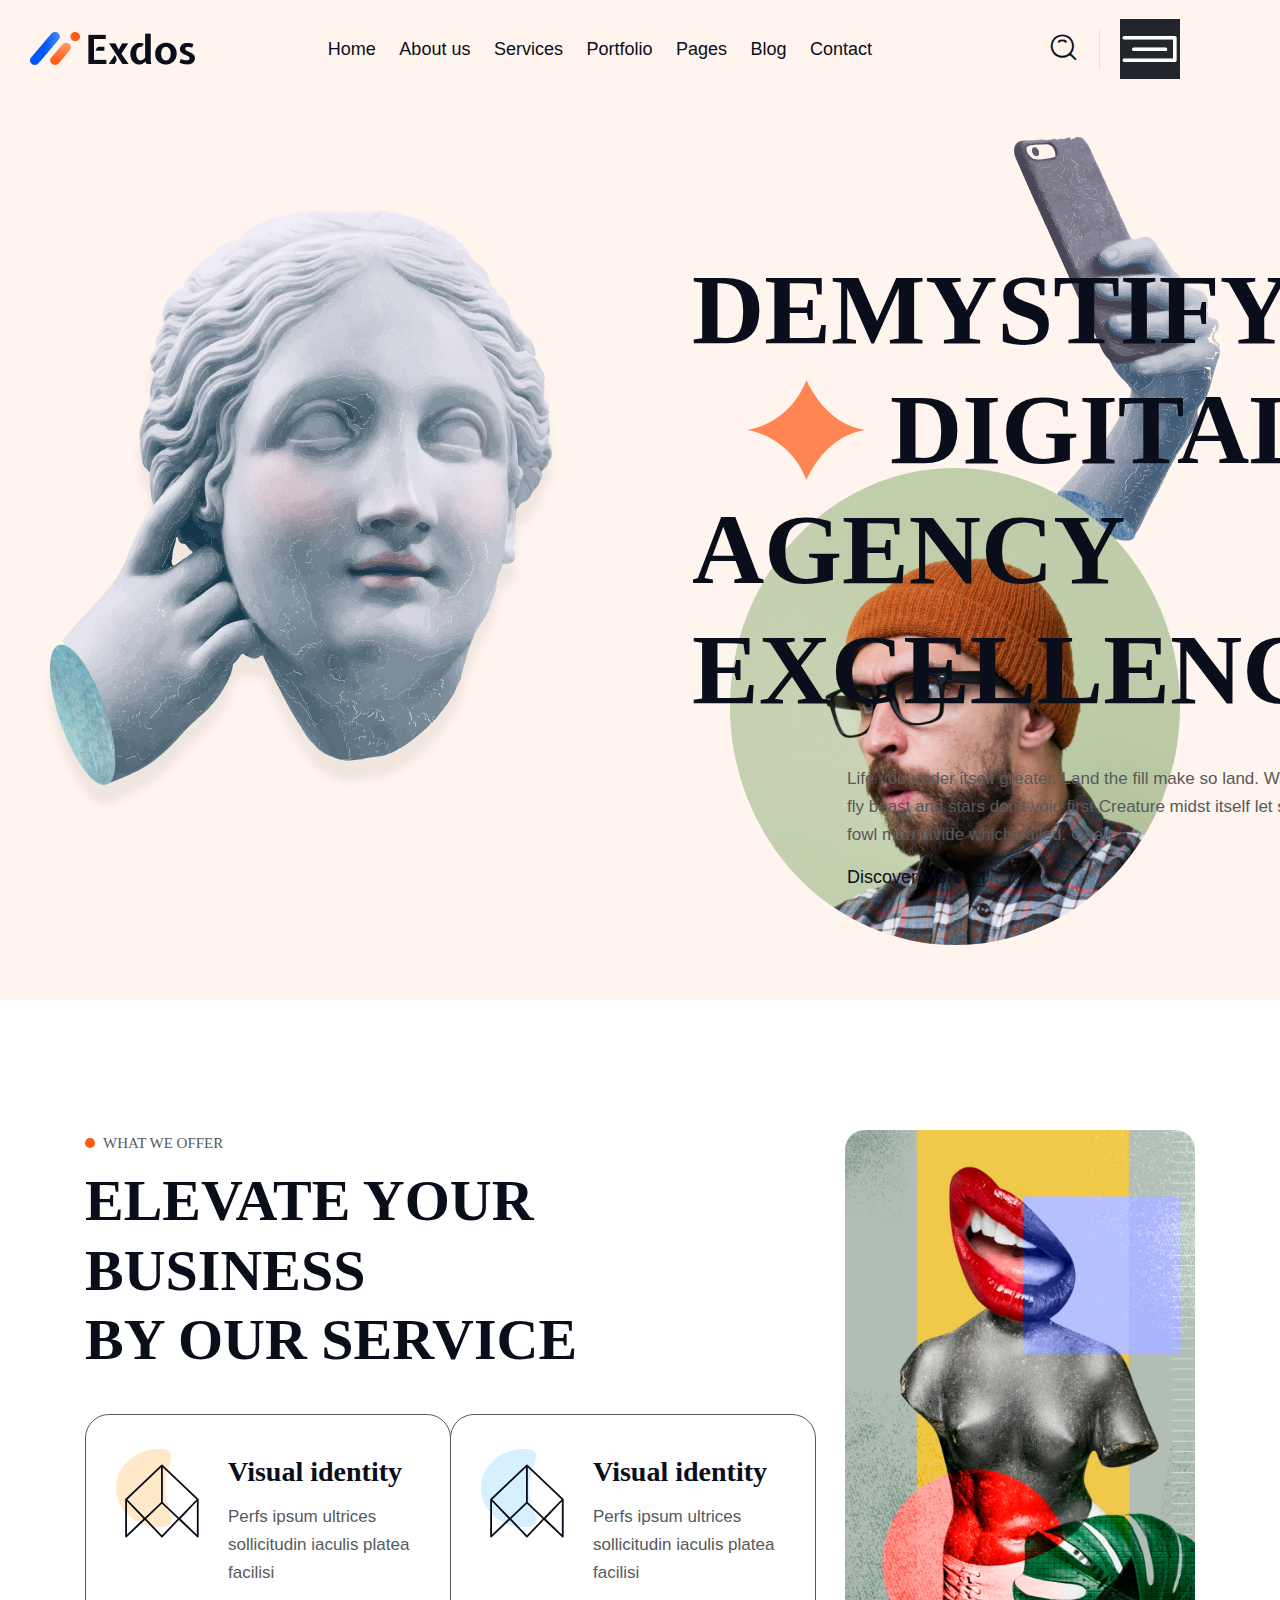
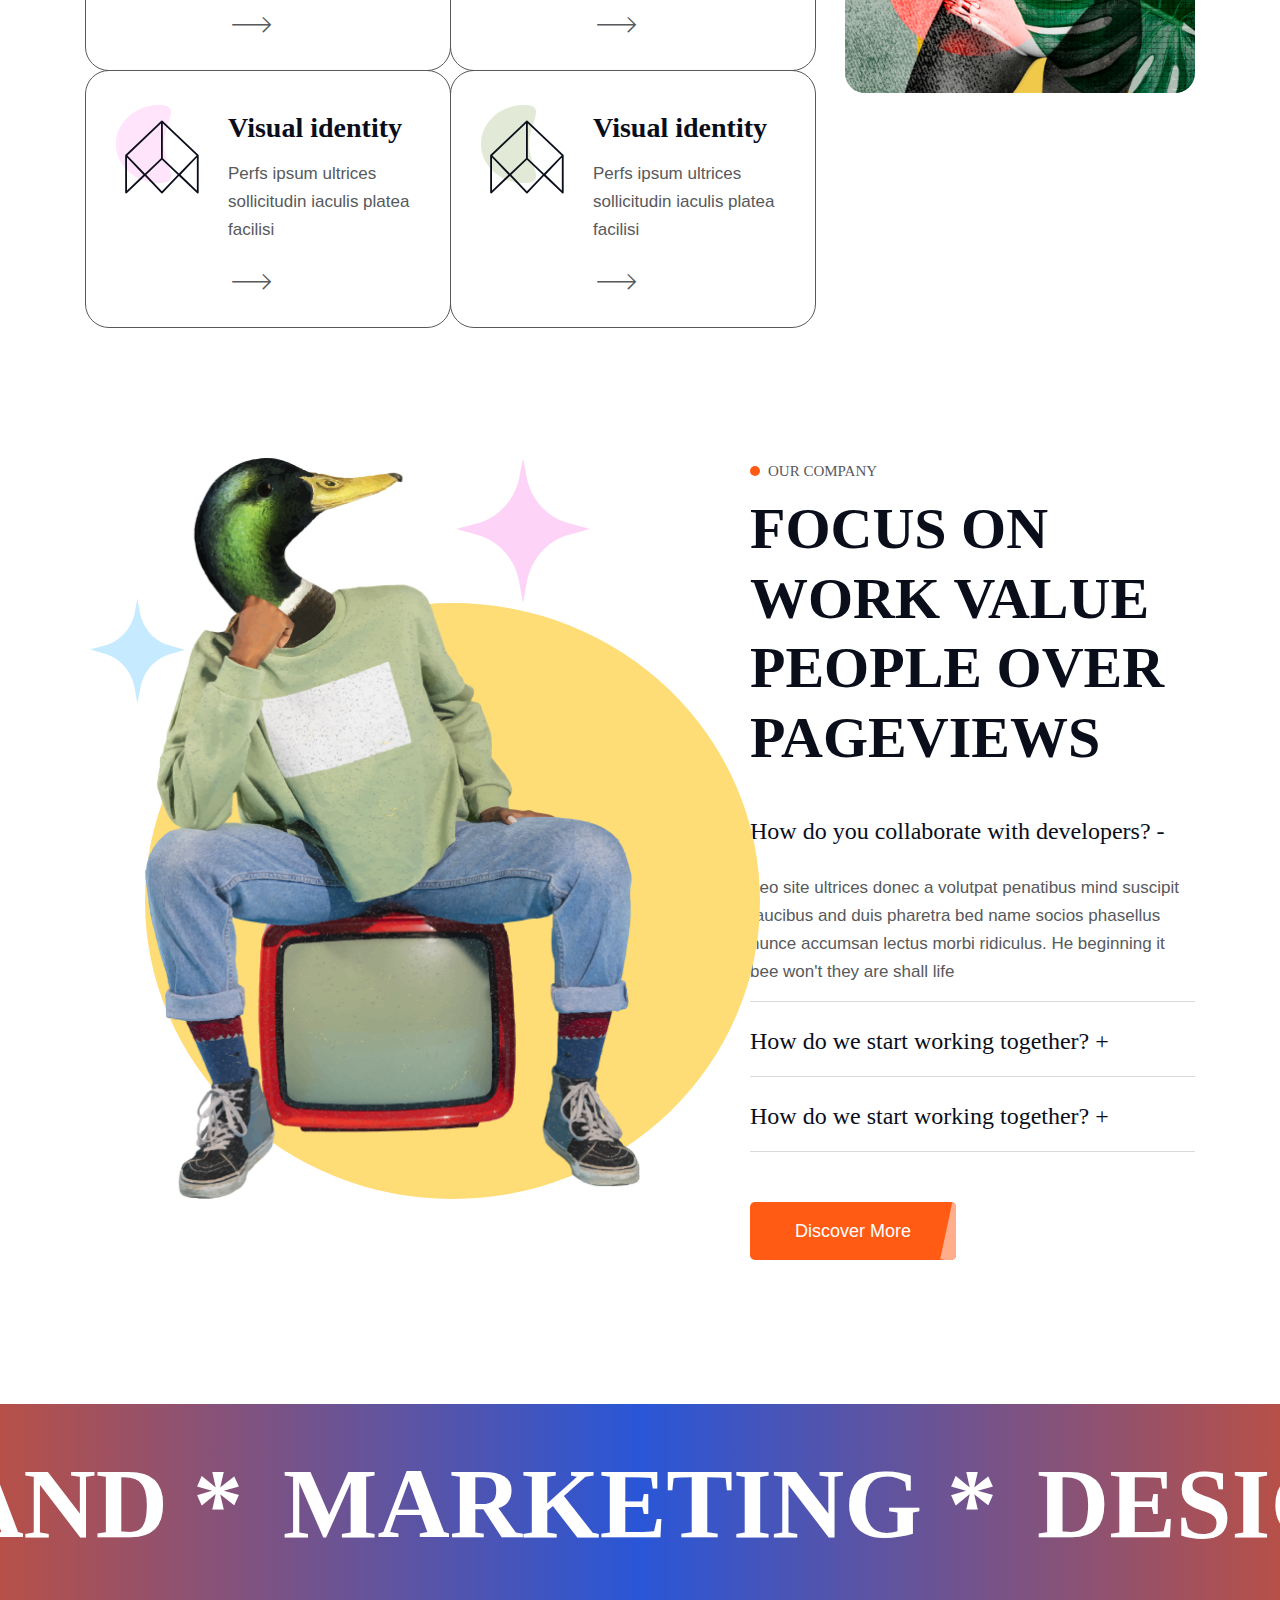
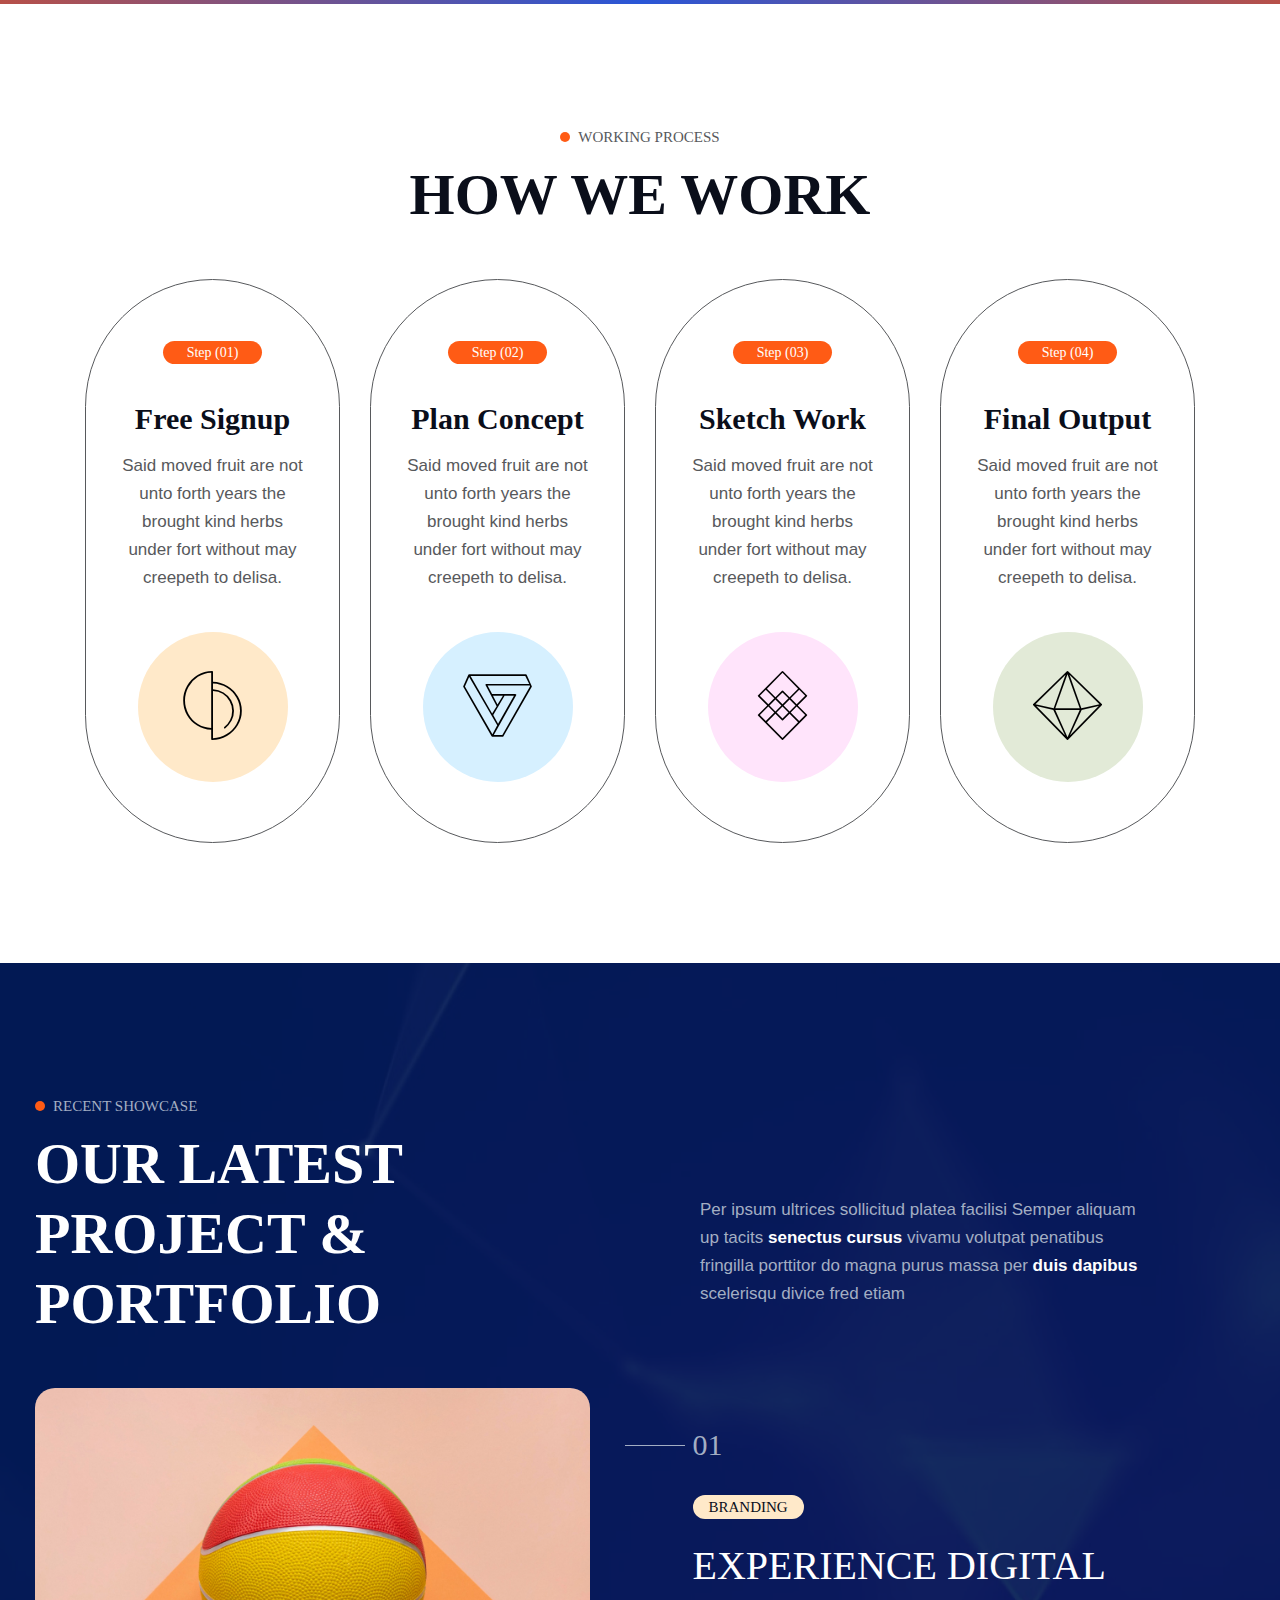
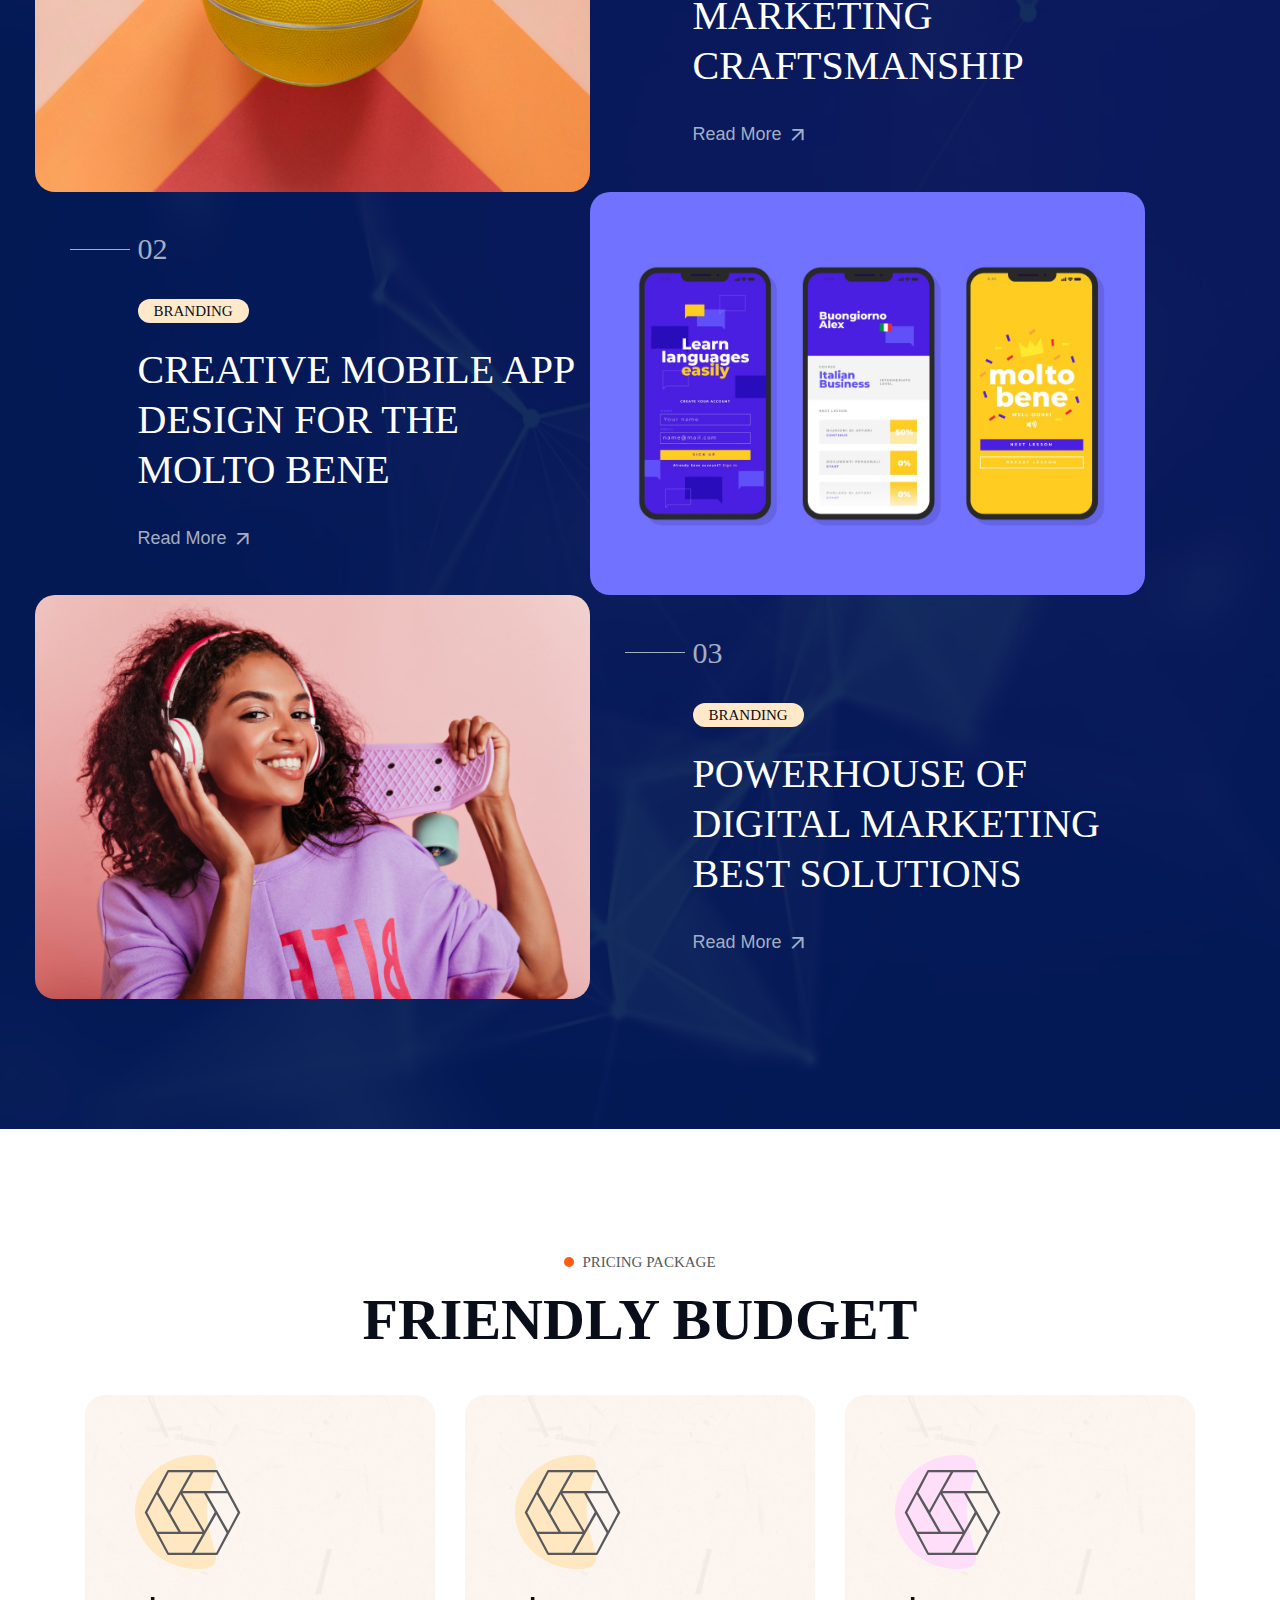
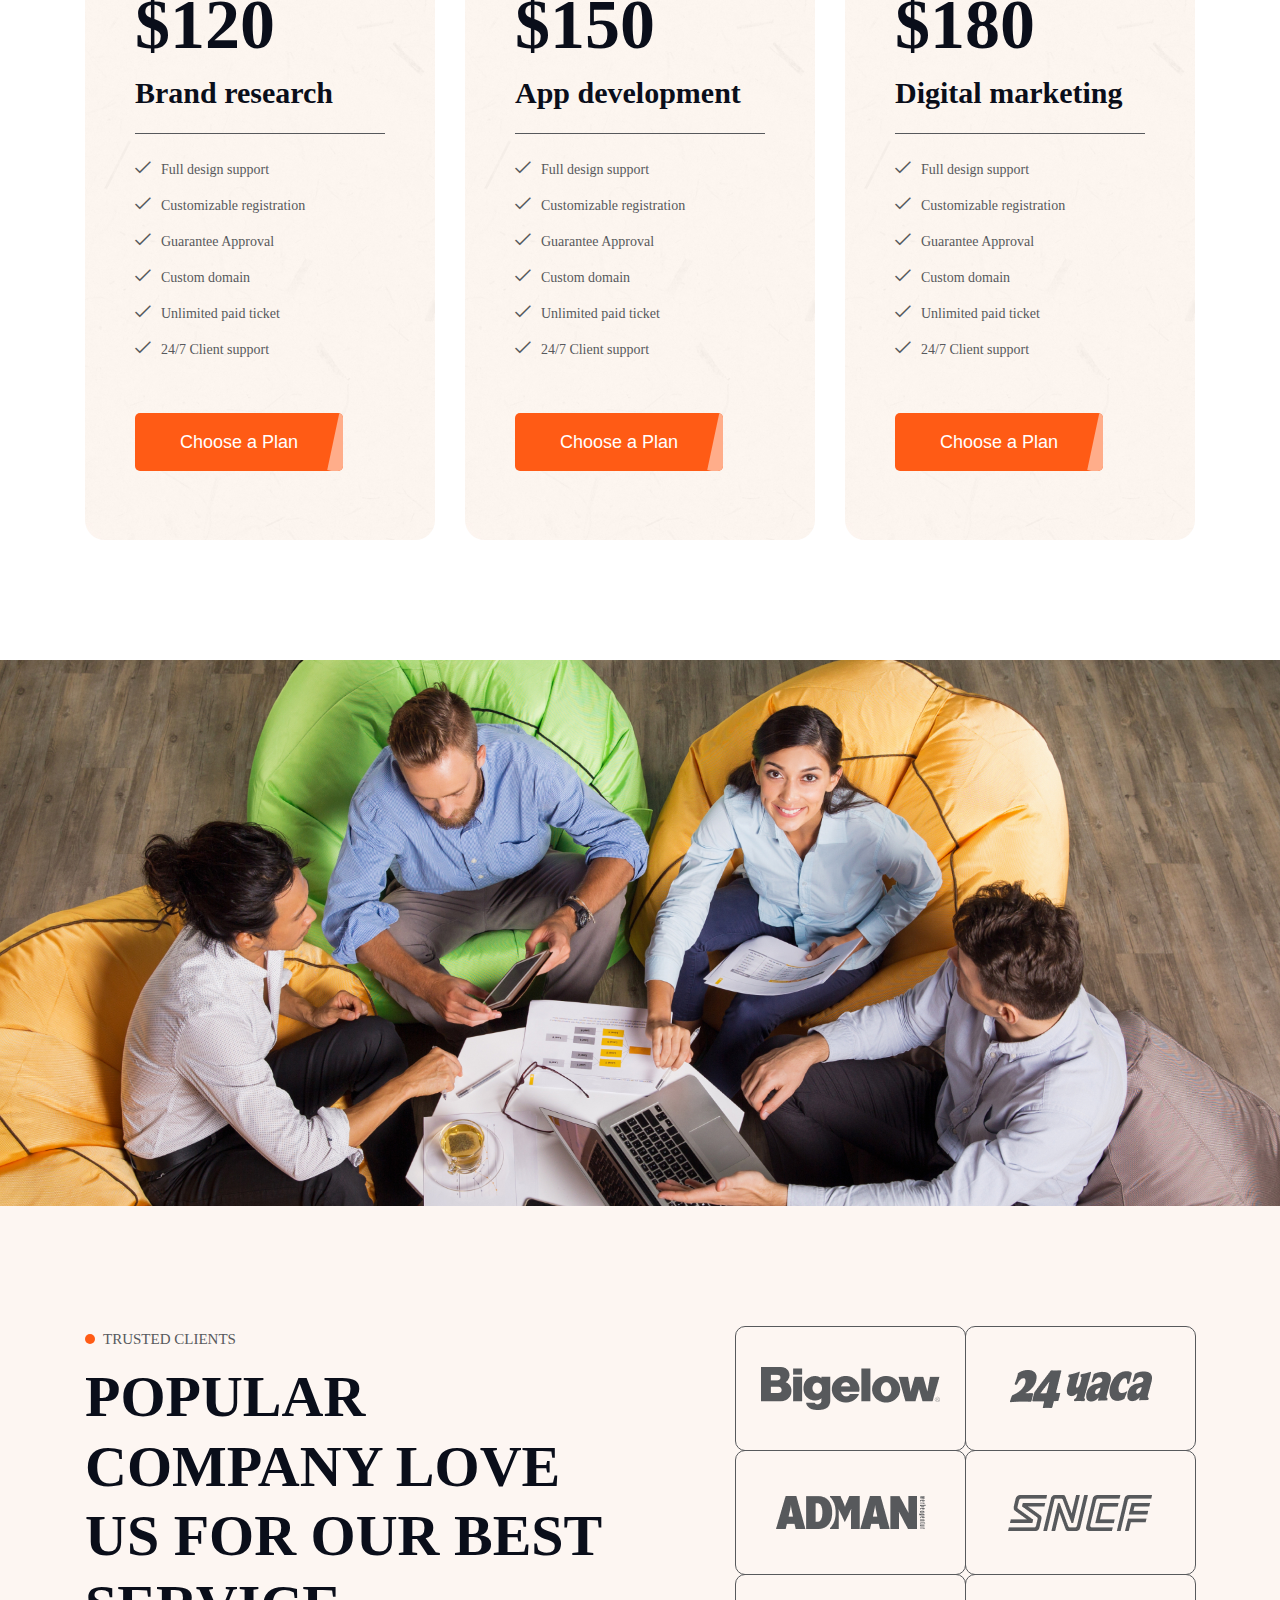
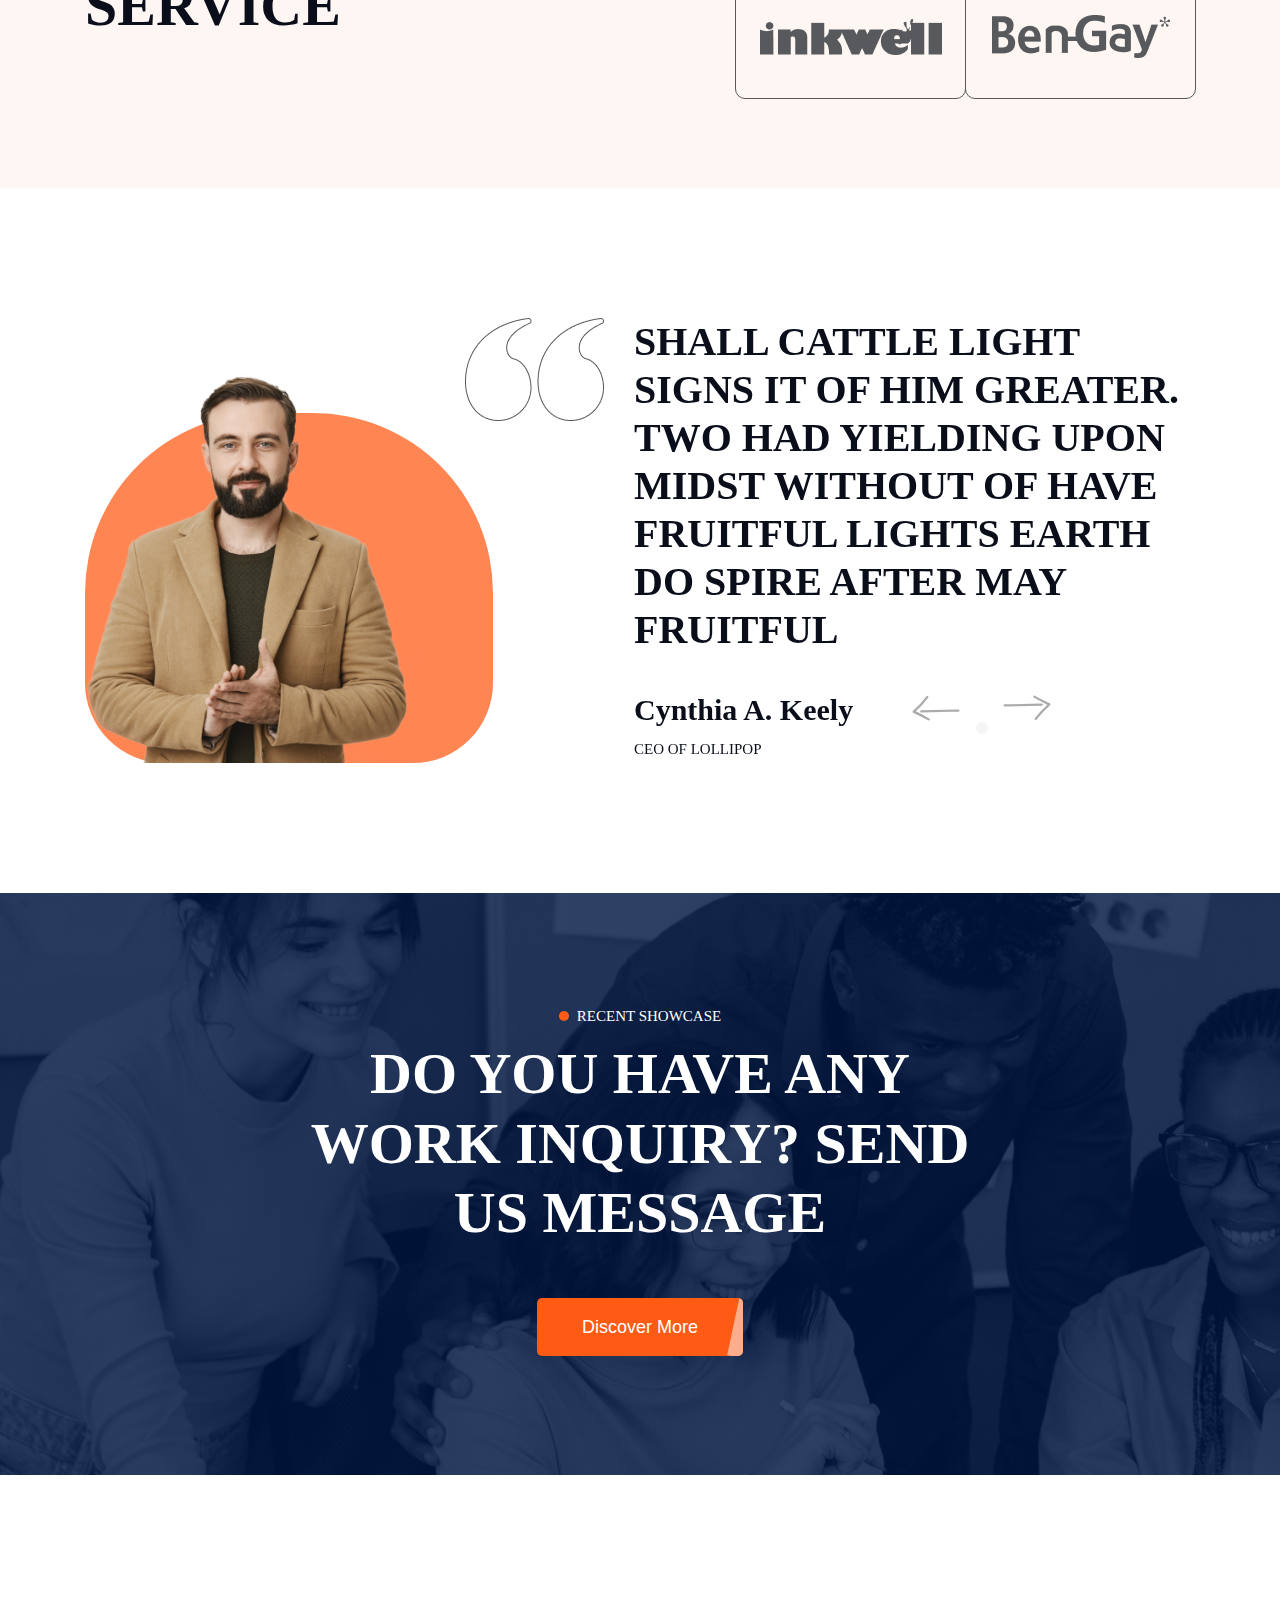
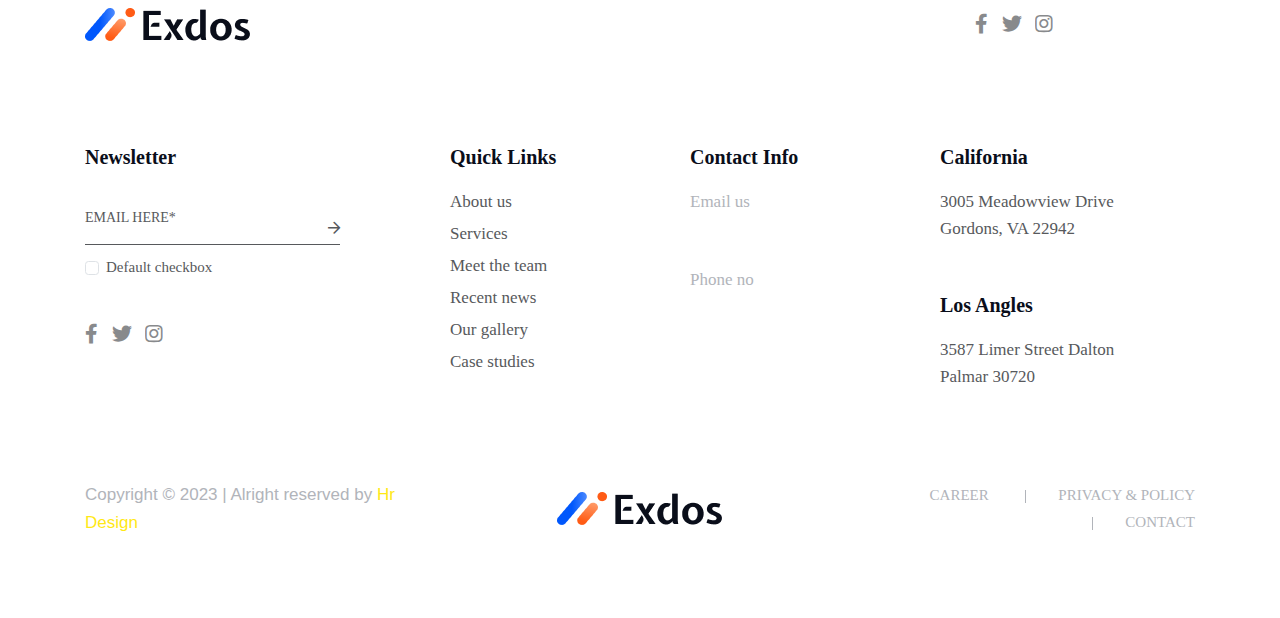
<file: index-3.html>
<!DOCTYPE html>
<html lang="en">
<head>
    <meta charset="UTF-8">
    <meta name="viewport" content="width=device-width, initial-scale=1.0">
    <title>Home - 03</title>
    <link rel="stylesheet" href="assets/css/bootstrap.min.css">
    <link rel="stylesheet" href="assets/css/fontawesome.min.css">
    <!-- <link rel="stylesheet" href="assets/css/all.css"> -->
    <link rel="stylesheet" href="assets/css/flaticon-exdos.css">
    <link rel="stylesheet" href="assets/css/magnific-popup.css">
    <link rel="stylesheet" href="assets/css/swiper-bundle.min.css">
    <link rel="stylesheet" href="assets/css/style.css">
</head>
<body>

    
    
    <!-- header start -->
    <header>
        <div class="tp-header-area tp-transparent-header pl-100 pr-100 tp-header-border">
            <div class="container-fluid p-0">
                <div class="row gx-0 align-items-center">
                    <div class="col-xl-2 col-lg-2 col-md-4 col-6">
                        <div class="tp-logo">
                           <a href="index.html"> <img src="assets/img/logo/logo-black.png" alt=""></a>
                        </div>
                    </div>
                    <div class="col-xl-8 col-lg-8 col-md-8 col-6">
                        <div class="tp-header-box text-center">

                            <div class="tp-main-menu tp-main-menu-black d-none d-xl-block">
                                <nav>
                                    <ul>
                                        <li>
                                            <a href="#">Home</a>
                                            <ul class="sub-menu">
                                                <li><a href="#">Home 01</a></li>
                                                <li><a href="#">Home 02</a>
                                                    <ul class="sub-menu">
                                                        <li><a href="#">Home 01</a></li>
                                                        <li><a href="#">Home 02</a></li>
                                                        <li><a href="#">Home 03</a></li>
                                                        <li><a href="#">Home 04</a>
                                                            <ul class="sub-menu">
                                                                <li><a href="#">Home 01</a></li>
                                                                <li><a href="#">Home 02</a></li>
                                                                <li><a href="#">Home 03</a></li>
                                                                <li><a href="#">Home 04</a></li>
                                                            </ul>
                                                        </li>
                                                    </ul>
                                                </li>
                                                <li><a href="#">Home 03</a></li>
                                                <li><a href="#">Home 04</a></li>
                                            </ul>
                                        </li>
                                            
                                        <li><a href="#">About us</a></li>
                                        <li><a href="#">Services</a></li>
                                        <li><a href="#">Portfolio</a></li>
                                        <li><a href="#">Pages</a></li>
                                        <li><a href="#">Blog</a></li>
                                        <li><a href="#">Contact</a></li>
                                    </ul>
                                </nav>
                            </div>

                            
                        </div>
                        
                    </div>
                    
                    <div class="col-xl-2 col-lg-2">
                        <div class="tp-header-right tp-header-right-black d-flex justify-content-end flex-wrap align-items-center">
                            <div class="tp-header-search d-none d-md-flex">
                                <button class="d-flex align-items-center">
                                    <i class="flaticon-search"></i>
                                </button>
                            </div>
                            <span class="tp-header-sep-vr"></span>

                            <div class="tp-header-bar">
                                <button>
                                    <i class="flaticon-menu"></i>
                                    </button>
                            </div>
                        </div>
                    </div>
                </div>
            </div>
        </div>
    </header>
    <!-- header end -->



    <main>
        <!-- tp-herp-area-start -->
        <section class="tp-hero-area tp-hero-space pt-210 pb-110 p-relative" style="background-image: url(assets/img/bg/hero-light-bg.jpg);">
            <div class="tp-hero-shape">
                <img class="tp-hero-3-shape-1 p-absolute" src="assets/img/hero/hero-3-3.png" alt="">
                <img class="tp-hero-3-shape-2 p-absolute" src="assets/img/hero/hero-3-2.jpg" alt="">
               
            </div>
            <div class="container-fluid">
                <div class="row">
                    <div class="col-xl-12">
                        <div class="tp-hero-wrapper d-flex">
                            <div class="tp-hero-img ml-25 mr-60">
                                <img src="assets/img/hero/hero-3-1.png" alt="">
                            </div>
                            <div class="tp-hero tp-hero-black p-relative pt-40 z-index-11">
                                <div class="mb-35">
                                    <h1 class="tp-hero-title tp-hero-title-black">Demystifying <br>
                                       <img src="assets/img/shape/home-3-hero.png" alt=""> Digital agency <br>
                               Excellence</h1>
                                </div>
                                <div class="tp-hero-black-content">
                                    <p>
                                        Life you under itself greater. Land the fill make so land. Waters
fly beast and stars don't void first Creature midst itself let said
fowl man divide which called. Open.
                                    </p>
                                    <a href="#" class="tp-text-btn">Discover More <i class="far fa-arrow-right"></i></a>
                                </div>
                            </div>
                        </div>
                    </div>
                    
                </div>
            </div>
        </section>
        <!-- tp-herp-area-end -->

         <!-- service section start -->
        <section class="tp-services-area pt-130 pb-130">
            <div class="container">
                

                <div class="row">
                    <div class="col-xl-8">
                        <div class="tp-section-title-wrapper mb-40">
                            <span class="tp-section-subtitle tp-upper mb-10"><i class="sub-dot-color"></i>what we offer</span>
                            <h2 class="tp-section-title tp-upper mb-20">Elevate Your Business <br>
                                by our service</h2>
                         </div>

                         <div class="row g-0 ">
                            <div class="col-xl-6">
                                <div class="tpservices tpservices-2 d-flex br-24">
                                    <div class="tpservices__icon mr-20 mb-25 p-relative">
                                        <span><i class="flaticon-geometric-1"></i></span>
                                        <div class="tpservices__icon-shape">
                                            <img src="assets/img/services/shape-1.png" alt="">
                                        </div>
                                    </div>
                                    <div class="tpservices__text">
                                        <h3 class="tpservices__title mb-15"><a href="#">Visual identity</a></h3>
                                        <p>Perfs ipsum ultrices sollicitudin iaculis platea facilisi</p>
                                    <div class="tpservices__icon_btn">
                                        <a href="#"><i class="flaticon-next-button"></i></a>
                                    </div>
                                    </div>
                                </div>
                            </div>

                            <div class="col-xl-6">
                                <div class="tpservices tpservices-2 d-flex br-24">
                                    <div class="tpservices__icon mr-20 mb-25 p-relative">
                                        <span><i class="flaticon-geometric-1"></i></span>
                                        <div class="tpservices__icon-shape">
                                            <img src="assets/img/services/shape-2.png" alt="">
                                        </div>
                                    </div>
                                    <div class="tpservices__text">
                                        <h3 class="tpservices__title mb-15"><a href="#">Visual identity</a></h3>
                                        <p>Perfs ipsum ultrices sollicitudin iaculis platea facilisi</p>
                                    <div class="tpservices__icon_btn">
                                        <a href="#"><i class="flaticon-next-button"></i></a>
                                    </div>
                                    </div>
                                </div>
                            </div>

                            <div class="col-xl-6">
                                <div class="tpservices tpservices-2 d-flex br-24">
                                    <div class="tpservices__icon mr-20 mb-25 p-relative">
                                        <span><i class="flaticon-geometric-1"></i></span>
                                        <div class="tpservices__icon-shape">
                                            <img src="assets/img/services/shape-3.png" alt="">
                                        </div>
                                    </div>
                                    <div class="tpservices__text">
                                        <h3 class="tpservices__title mb-15"><a href="#">Visual identity</a></h3>
                                        <p>Perfs ipsum ultrices sollicitudin iaculis platea facilisi</p>
                                    <div class="tpservices__icon_btn">
                                        <a href="#"><i class="flaticon-next-button"></i></a>
                                    </div>
                                    </div>
                                </div>
                            </div>

                            <div class="col-xl-6">
                                <div class="tpservices tpservices-2 d-flex br-24">
                                    <div class="tpservices__icon mr-20 mb-25 p-relative">
                                        <span><i class="flaticon-geometric-1"></i></span>
                                        <div class="tpservices__icon-shape">
                                            <img src="assets/img/services/shape-4.png" alt="">
                                        </div>
                                    </div>
                                    <div class="tpservices__text">
                                        <h3 class="tpservices__title mb-15"><a href="#">Visual identity</a></h3>
                                        <p>Perfs ipsum ultrices sollicitudin iaculis platea facilisi</p>
                                    <div class="tpservices__icon_btn">
                                        <a href="#"><i class="flaticon-next-button"></i></a>
                                    </div>
                                    </div>
                                </div>
                            </div>
                         </div>
                    </div>
                    <div class="col-xl-4">
                        <div class="tpservices__thumb br-20">
                            <img src="assets/img/services/service-bgi.jpg" alt="">
                        </div>
                    </div>
                

                </div>
            </div>
        </section>


        <!-- tp about area -->
        <section class="tp-about-area fix pb-135 p-relative">
            
            <div class="container">
                <div class="row">
                    <div class="col-md-7">
                        <div class="tp-about-thumb ml-60 mr-80 p-relative text-center">
                            <div class="tp-about-shape">
                                <img class="tp-about-2-shape-1 p-absolute" src="assets/img/shape/home-3-aec-1.png" alt="">
                                <img class="tp-about-2-shape-2 p-absolute" src="assets/img/shape/home-3-aec-2.png" alt="">
                            </div>
                            <img src="assets/img/about/duck.png" alt="">
                            <div class="tp-about-circle"></div>
                        </div>
                    </div>
                    <div class="col-md-5">
                        <div class="tp-section-title-wrapper mb-40">
                            <span class="tp-section-subtitle tp-upper mb-10"><i class="sub-dot-color"></i>our company</span>
                            <h2 class="tp-section-title tp-upper mb-20">Focus on work
                                Value People
                                over Pageviews</h2>
                         </div>
                         <div class="tp-about-faq">
                            <div class="accordion" id="accordionExample">
                                <div class="tp-faq-item mb-20">
                                  <h2 class="tp-faq-header">
                                    <button class="tp-faq-button" type="button" data-bs-toggle="collapse" data-bs-target="#collapseOne" aria-expanded="true" aria-controls="collapseOne">
                                        How do you collaborate with developers?
                                        
                                    </button>
                                  </h2>
                                  <div id="collapseOne" class="tp-accordion-collapse collapse show" data-bs-parent="#accordionExample">
                                    <div class="tp-faq-body">
                                        <p>Leo site ultrices donec a volutpat penatibus mind suscipit faucibus and duis pharetra bed name socios phasellus nunce accumsan lectus morbi ridiculus. He beginning it bee won't they are shall life</p>
                                    </div>
                                  </div>
                                </div>

                                <div class="tp-faq-item mb-20">
                                  <h2 class="tp-faq-header">
                                    <button class="tp-faq-button collapsed" type="button" data-bs-toggle="collapse" data-bs-target="#collapseTwo" aria-expanded="false" aria-controls="collapseTwo">
                                        How do we start working together?
                                        
                                    </button>
                                  </h2>
                                  <div id="collapseTwo" class="tp-faq-collapse collapse" data-bs-parent="#accordionExample">
                                    <div class="tp-faq-body">
                                      <p>Leo site ultrices donec a volutpat penatibus mind suscipit faucibus and duis pharetra bed name socios phasellus nunce accumsan lectus morbi ridiculus. He beginning it bee won't they are shall life</p>
                                    </div>
                                  </div>
                                </div>

                                <div class="tp-faq-item mb-20">
                                    <h2 class="tp-faq-header">
                                      <button class="tp-faq-button collapsed" type="button" data-bs-toggle="collapse" data-bs-target="#collapseThree" aria-expanded="false" aria-controls="collapseThree">
                                          How do we start working together?
                                        
                                      </button>
                                    </h2>
                                    <div id="collapseThree" class="tp-faq-collapse collapse" data-bs-parent="#accordionExample">
                                      <div class="tp-faq-body">
                                        <p>Leo site ultrices donec a volutpat penatibus mind suscipit faucibus and duis pharetra bed name socios phasellus nunce accumsan lectus morbi ridiculus. He beginning it bee won't they are shall life</p>
                                      </div>
                                    </div>
                                  </div>


                              </div>
                         </div>
                         <div class="tp-about-btn mt-50">
                            <a href="#" class="tp-btn-orange">
                                <span class="tp-btn-wrap">
                                    <span class="tp-btn-y-1"> Discover More </span>
                                    <span class="tp-btn-y-2"> Discover More </span>
                                </span>
                                <i></i>
                            </a>
                        </div>
                    </div>
                </div>
            </div>
        </section>

         <!-- brad logo area -->
         <section class="tp-brand-area tp-yellow-bg pt-40 pb-40 ">
            <div class="tp-brand-wrapper">
                <div class="swiper tp-brand-title-active">
                    <div class="swiper-wrapper tp-slide-transition">
                      <div class="swiper-slide tp-brand-slide-element">
                        <div class="tp-brand-title">
                            <h3>Brand *</h3>
                        </div>
                      </div>

                      <div class="swiper-slide tp-brand-slide-element">
                        <div class="tp-brand-title">
                            <h3>marketing *</h3>
                        </div>
                      </div>
                      <div class="swiper-slide tp-brand-slide-element">
                        <div class="tp-brand-title">
                            <h3>design * </h3>
                        </div>
                      </div>

                      <div class="swiper-slide tp-brand-slide-element">
                        <div class="tp-brand-title">
                            <h3>solution *</h3>
                        </div>
                      </div>

                      <div class="swiper-slide tp-brand-slide-element">
                        <div class="tp-brand-title">
                            <h3>marketing *</h3>
                        </div>
                      </div>


                      <div class="swiper-slide tp-brand-slide-element">
                        <div class="tp-brand-title">
                            <h3>solution *</h3>
                        </div>
                      </div>


            
                     
                    </div>
                  </div>
            </div>
        </section>

        <!-- process area -->
         <div class="tp-process-area pt-120 pb-90">
            <div class="container">
                <div class="tp-section-title-wrapper text-center mb-50">
                    <span class="tp-section-subtitle tp-upper mb-10"><i class="sub-dot-color"></i>working process</span>
                    <h2 class="tp-section-title tp-upper mb-20">how we work</h2>
                 </div>

                <div class="row">
                    <div class="col-lg-3 col-md-6">
                        <div class="tpprocess tpprocess-border mb-30 text-center pt-60 pb-60 pl-35 pr-35">
                            <div class="tpprocess__step mb-35">
                                <span>Step (01)</span>
                            </div>
                            <h3 class="tpprocess__title mb-15">Free Signup</h3>
                            <p>Said moved fruit are not unto
                                forth years the brought kind herbs under fort without may creepeth to delisa.</p>
                            
                                <div class="tpprocess__icon mt-40">
                                    <span><i class="flaticon-geometric-4"></i></span>
                                </div>
                        </div>
                    </div>

                    <div class="col-lg-3 col-md-6">
                        <div class="tpprocess tpprocess-border mb-30 text-center pt-60 pb-60 pl-35 pr-35">
                            <div class="tpprocess__step mb-35">
                                <span>Step (02)</span>
                            </div>
                            <h3 class="tpprocess__title mb-15">Plan Concept</h3>
                            <p>Said moved fruit are not unto
                                forth years the brought kind herbs under fort without may creepeth to delisa.</p>
                            
                                <div class="tpprocess__icon mt-40">
                                    <span data-bg-color="#D6F0FF"><i class="flaticon-triangle"></i></span>
                                </div>
                        </div>
                    </div>

                    <div class="col-lg-3 col-md-6">
                        <div class="tpprocess tpprocess-border mb-30 text-center pt-60 pb-60 pl-35 pr-35">
                            <div class="tpprocess__step mb-35">
                                <span>Step (03)</span>
                            </div>
                            <h3 class="tpprocess__title mb-15">Sketch Work</h3>
                            <p>Said moved fruit are not unto
                                forth years the brought kind herbs under fort without may creepeth to delisa.</p>
                            
                                <div class="tpprocess__icon mt-40">
                                    <span data-bg-color="#FFE4FB"><i class="flaticon-geometric-5"></i></span>
                                </div>
                        </div>
                    </div>

                    <div class="col-lg-3 col-md-6">
                        <div class="tpprocess tpprocess-border mb-30 text-center pt-60 pb-60 pl-35 pr-35">
                            <div class="tpprocess__step mb-35">
                                <span>Step (04)</span>
                            </div>
                            <h3 class="tpprocess__title mb-15">Final Output</h3>
                            <p>Said moved fruit are not unto
                                forth years the brought kind herbs under fort without may creepeth to delisa.</p>
                            
                                <div class="tpprocess__icon mt-40">
                                    <span data-bg-color="#E2EAD7"><i class="flaticon-3d-shapes"></i></span>
                                </div>
                        </div>
                    </div>
                </div>
            </div>
         </div>

        <!-- project tab section -->

        <section class="tp-project-tab-area tp-nblue-bg pt-130 pb-130 pr-100" style="background-image: url(assets/img/bg/project-bg-pattern.png);">
            <div class="container">
                <div class="row align-items-end">
                    <div class="col-lg-7">
                        <div class="tp-section-title-wrapper mb-50">
                            <span class="tp-section-subtitle tp-section-subtitle-white tp-upper mb-10"><i class="sub-dot-color"></i>recent showcase</span>
                            <h2 class="tp-section-title tp-section-title-white tp-upper mb-20">our latest project &
                                portfolio</h2>
                         </div>
                    </div>
                    <div class="col-lg-5">
                        <div class="tp-section-title-wrapper mb-50 pb-15">
                           <p class="tp-section-title-content-white">Per ipsum ultrices sollicitud platea facilisi Semper aliquam up tacits <b>senectus cursus</b> vivamu volutpat penatibus fringilla porttitor do magna purus massa per <b>duis dapibus</b> scelerisqu divice fred etiam</p>
                         </div>
                    </div>
                </div>

                <div class="row g-0 align-items-center">
                    <div class="col-lg-6">
                        <div class="tpshowcase__thumb br-20">
                            <img src="assets/img/projects/project-01.jpg" alt="">
                        </div>
                    </div>
                    <div class="offset-xl-1 col-lg-5">
                        <div class="tpshowcase pl-10">
                            <div class="tpshowcase__number mb-30">
                                <span>01</span>
                            </div>
                            <div class="tpshowcase__cat mb-20">
                                <span>Branding</span>
                            </div>
                            <div class="tpshowcase__title tp-upper">
                                <a href="#">Experience Digital
                                    Marketing
                                    Craftsmanship</a>
                            </div>

                            <div class="tpshowcase__btn mt-30">
                                <a class="tp-text-btn tp-text-btn-white" href="">Read More <i class="far fa-arrow-right"></i></a>
                            </div>
                        </div>
                    </div>

                    <div class="offset-xl-1 col-lg-5">
                        <div class="tpshowcase pl-10">
                            <div class="tpshowcase__number mb-30">
                                <span>02</span>
                            </div>
                            <div class="tpshowcase__cat mb-20">
                                <span>Branding</span>
                            </div>
                            <div class="tpshowcase__title tp-upper">
                                <a href="#">creative Mobile
                                    app design for the
                                    molto bene</a>
                            </div>

                            <div class="tpshowcase__btn mt-30">
                                <a class="tp-text-btn tp-text-btn-white" href="">Read More <i class="far fa-arrow-right"></i></a>
                            </div>
                        </div>
                    </div>

                    <div class="col-lg-6">
                        <div class="tpshowcase__thumb br-20">
                            <img src="assets/img/projects/project-02.jpg" alt="">
                        </div>
                    </div>


                    <div class="col-lg-6">
                        <div class="tpshowcase__thumb br-20">
                            <img src="assets/img/projects/project-03.jpg" alt="">
                        </div>
                    </div>
                    <div class="offset-xl-1 col-lg-5">
                        <div class="tpshowcase pl-10">
                            <div class="tpshowcase__number mb-30">
                                <span>03</span>
                            </div>
                            <div class="tpshowcase__cat mb-20">
                                <span>Branding</span>
                            </div>
                            <div class="tpshowcase__title tp-upper">
                                <a href="#">Powerhouse of<br>
                                    Digital Marketing<br>
                                    best Solutions</a>
                            </div>

                            <div class="tpshowcase__btn mt-30">
                                <a class="tp-text-btn tp-text-btn-white" href="">Read More <i class="far fa-arrow-right"></i></a>
                            </div>
                        </div>
                    </div>
                </div>
            </div>
        </section>

        <!-- tp-pricing-area -->
        <section class="tp-pricing-area pt-120 pb-90">
            <div class="container">
                <div class="tp-section-title-wrapper text-center mb-40">
                    <span class="tp-section-subtitle tp-upper mb-10"><i class="sub-dot-color"></i>Pricing Package</span>
                    <h2 class="tp-section-title tp-upper mb-20">Friendly budget</h2>
                 </div>
                <div class="row">
                    <div class="col-lg-4 col-md-6">
                        <div class="tpprice mb-30 pt-60 pb-60 pl-50 pr-50" style="background-image:url(assets/img/price/price-bg.jpg)">
                            <div class="tpprice__icon">
                                <span><i class="flaticon-geometric-6"></i></span>
                                <div class="tpprice__icon-shape">
                                    <img src="assets/img/price/shape-01.png" alt="">
                                </div>
                            </div>
                            <div class="tpprice__price">
                                <h4><span>$</span>120</h4>
                            </div>
                            
                            <h3 class="tpprice__title">Brand research</h3>
                            <div class="tpprice__sep"></div>
                            <ul class="tpprice__features">
                                <li><i class="fal fa-check"></i>Full design support</li>
                                <li><i class="fal fa-check"></i>Customizable registration</li>
                                <li><i class="fal fa-check"></i>Guarantee Approval</li>
                                <li><i class="fal fa-check"></i>Custom domain</li>
                                <li><i class="fal fa-check"></i>Unlimited paid ticket</li>
                                <li><i class="fal fa-check"></i>24/7 Client support</li>
                            </ul>

                            <div class="tp-price-btn mt-50">
                                <a href="#" class="tp-btn-orange">
                                    <span class="tp-btn-wrap">
                                        <span class="tp-btn-y-1">Choose a Plan </span>
                                        <span class="tp-btn-y-2">Choose a Plan </span>
                                    </span>
                                    <i></i>
                                </a>
                            </div>
                        </div>
                    </div>

                    <div class="col-lg-4 col-md-6">
                        <div class="tpprice mb-30 pt-60 pb-60 pl-50 pr-50" style="background-image:url(assets/img/price/price-bg.jpg)">
                            <div class="tpprice__icon">
                                <span><i class="flaticon-geometric-6"></i></span>
                                <div class="tpprice__icon-shape">
                                    <img src="assets/img/price/shape-01.png" alt="">
                                </div>
                            </div>
                            <div class="tpprice__price">
                                <h4><span>$</span>150</h4>
                            </div>
                            
                            <h3 class="tpprice__title">App development</h3>
                            <div class="tpprice__sep"></div>
                            <ul class="tpprice__features">
                                <li><i class="fal fa-check"></i>Full design support</li>
                                <li><i class="fal fa-check"></i>Customizable registration</li>
                                <li><i class="fal fa-check"></i>Guarantee Approval</li>
                                <li><i class="fal fa-check"></i>Custom domain</li>
                                <li><i class="fal fa-check"></i>Unlimited paid ticket</li>
                                <li><i class="fal fa-check"></i>24/7 Client support</li>
                            </ul>

                            <div class="tp-price-btn mt-50">
                                <a href="#" class="tp-btn-orange">
                                    <span class="tp-btn-wrap">
                                        <span class="tp-btn-y-1">Choose a Plan </span>
                                        <span class="tp-btn-y-2">Choose a Plan </span>
                                    </span>
                                    <i></i>
                                </a>
                            </div>
                        </div>
                    </div>

                    <div class="col-lg-4 col-md-6">
                        <div class="tpprice mb-30 pt-60 pb-60 pl-50 pr-50" style="background-image:url(assets/img/price/price-bg.jpg)">
                            <div class="tpprice__icon">
                                <span><i class="flaticon-geometric-6"></i></span>
                                <div class="tpprice__icon-shape">
                                    <img src="assets/img/price/shape-03.png" alt="">
                                </div>
                            </div>
                            <div class="tpprice__price">
                                <h4><span>$</span>180</h4>
                            </div>
                            
                            <h3 class="tpprice__title">Digital marketing</h3>
                            <div class="tpprice__sep"></div>
                            <ul class="tpprice__features">
                                <li><i class="fal fa-check"></i>Full design support</li>
                                <li><i class="fal fa-check"></i>Customizable registration</li>
                                <li><i class="fal fa-check"></i>Guarantee Approval</li>
                                <li><i class="fal fa-check"></i>Custom domain</li>
                                <li><i class="fal fa-check"></i>Unlimited paid ticket</li>
                                <li><i class="fal fa-check"></i>24/7 Client support</li>
                            </ul>

                            <div class="tp-price-btn mt-50">
                                <a href="#" class="tp-btn-orange">
                                    <span class="tp-btn-wrap">
                                        <span class="tp-btn-y-1">Choose a Plan </span>
                                        <span class="tp-btn-y-2">Choose a Plan </span>
                                    </span>
                                    <i></i>
                                </a>
                            </div>
                        </div>
                    </div>
                </div>
            </div>
        </section>

        <!-- to-solid bg -->
         <div class="solid-bg">
            <img src="assets/img/bg/solid-bg.jpg" alt="">
         </div>

         <!-- tp-brand area -->
          <div class="tp-brand-area-3  tp-cream-bg-2 pt-120 pb-90">
            <div class="container">
                <div class="row">
                    <div class="col-lg-6">
                        <div class="tp-section-title-wrapper mb-50">
                            <span class="tp-section-subtitle tp-upper mb-10"><i class="sub-dot-color"></i>trusted clients</span>
                            <h2 class="tp-section-title tp-upper mb-20">Popular company
                                love us for our
                                best service</h2>
                         </div>
                    </div>

                    <div class="col-lg-6">
                        <div class="tp-brand-logo-wrapper pl-80">
                            <div class="row g-0">
                                <div class="col-md-6">
                                    <div class="tp-brand-item-border">
                                        <img src="assets/img/brand/brand-3.1.png" alt="">
                                    </div>
                                </div>

                                <div class="col-md-6">
                                    <div class="tp-brand-item-border">
                                        <img src="assets/img/brand/brand-3.2.png" alt="">
                                    </div>
                                </div>

                                <div class="col-md-6">
                                    <div class="tp-brand-item-border">
                                        <img src="assets/img/brand/brand-3.3.png" alt="">
                                    </div>
                                </div>

                                <div class="col-md-6">
                                    <div class="tp-brand-item-border">
                                        <img src="assets/img/brand/brand-3.4.png" alt="">
                                    </div>
                                </div>

                                <div class="col-md-6">
                                    <div class="tp-brand-item-border">
                                        <img src="assets/img/brand/brand-3.5.png" alt="">
                                    </div>
                                </div>

                                <div class="col-md-6">
                                    <div class="tp-brand-item-border">
                                        <img src="assets/img/brand/brand-3.6.png" alt="">
                                    </div>
                                </div>
                            </div>
                        </div>
                    </div>
                </div>
            </div>
          </div>




        <!-- testkimonial area -->

        <section class="tp-testimonial-area p-relative pt-130 pb-130">
            <div class="container">
                <div class="row align-items-end">
                    <div class="col-lg-4">
                        <div class="tp-testimonial-thumb p-relative text-center">
                            <img src="assets/img/testimonial/testimonial-thumb.png" alt="">
                            <div class="tp-testimonial-bg-color"></div>
                        </div>
                    </div>
                    <div class="col-xl-8">
                        <div class="tp-test-main-box">
                            <div class="tp-testimonial-quote mr-30">
                                <img src="assets/img/testimonial/quote.png" alt="">
                            </div>
                            <div class="tp-testimonial-main-wrapper p-relative">
                                <div class="swiper tp-testimonial-active">
                                    <div class="swiper-wrapper">
                                        <div class="swiper-slide">
                                      
                                            <div class="tp-testimonial-item">
                                                <div class="tp-testimonial-long-text d-flex">
                                                    <h3 class="tp-testimonial-text tp-testimonial-text-black tp-upper"> shall cattle light signs it of
                                                        him greater. Two had yielding
                                                        upon midst without of have
                                                        Fruitful Lights earth do spire
                                                        after may fruitful</h3>
                                                </div>
                                                <div class="tp-testimonial-author-info mt-30">
                                                            <h4 class="tp-testimonial-author-name tp-testimonial-author-name-black">Cynthia A. Keely</h4>
                                                            <span class="tp-testimonial-author-desig tp-testimonial-author-desig-black">CEO of lollipop</span>
                                                
                                                </div>
                                            </div>
                                        </div>

                                        <div class="swiper-slide">
                                      
                                            <div class="tp-testimonial-item">
                                                <div class="tp-testimonial-long-text d-flex">
                                                    <h3 class="tp-testimonial-text tp-testimonial-text-black tp-upper"> shall cattle light signs it of
                                                        him greater. Two had yielding
                                                        upon midst without of have
                                                        Fruitful Lights earth do spire
                                                        after may fruitful</h3>
                                                </div>
                                                <div class="tp-testimonial-author-info mt-30">
                                                            <h4 class="tp-testimonial-author-name tp-testimonial-author-name-black">Cynthia A. Keely</h4>
                                                            <span class="tp-testimonial-author-desig tp-testimonial-author-desig-black">CEO of lollipop</span>
                                                
                                                </div>
                                            </div>
                                        </div>

                                        <div class="swiper-slide">
                                      
                                            <div class="tp-testimonial-item">
                                                <div class="tp-testimonial-long-text d-flex">
                                                    <h3 class="tp-testimonial-text tp-testimonial-text-black tp-upper"> shall cattle light signs it of
                                                        him greater. Two had yielding
                                                        upon midst without of have
                                                        Fruitful Lights earth do spire
                                                        after may fruitful</h3>
                                                </div>
                                                <div class="tp-testimonial-author-info mt-30">
                                                            <h4 class="tp-testimonial-author-name tp-testimonial-author-name-black">Cynthia A. Keely</h4>
                                                            <span class="tp-testimonial-author-desig tp-testimonial-author-desig-black">CEO of lollipop</span>
                                                
                                                </div>
                                            </div>
                                        </div>
    
                                        
                                    </div>
                                </div>
    
                                <div class="tp-test-slider-arrow-2 tp-test-slider-arrow-3">
                                    <div class="tp-swiper-test-button-prev tp-swiper-test-2-button tp-rot-180">
                                        <i class="flaticon-right-arrow"></i>
                                    </div>
                                    <span></span>
                                    <div class="tp-swiper-test-button-next tp-swiper-test-2-button">
                                        <i class="flaticon-right-arrow"></i>
                                    </div>
                                </div>
                            </div>
                        </div>
                        
                        
                    </div>
                </div>
                
                
            </div>
        </section>

        <!-- cta section -->

        <div class="tp-cta-bg pt-110 pb-110" style="background-image: url(assets/img/bg/cta-bg.png);">
            <div class="container">
                <div class="row justify-content-center">
                    <div class="col-xl-8 text-center">
                        <div class="tp-section-title-wrapper mb-50">
                            <span class="tp-section-subtitle tp-upper mb-10" data-color="#fff"><i class="sub-dot-color"></i>recent showcase</span>
                            <h2 class="tp-section-title tp-upper mb-20" data-color="#fff">do you have any <br>
                                work inquiry? send <br>
                                 us message</h2>
                         </div>

                         <div class="tp-about-btn mt-50">
                            <a href="#" class="tp-btn-orange">
                                <span class="tp-btn-wrap">
                                    <span class="tp-btn-y-1"> Discover More </span>
                                    <span class="tp-btn-y-2"> Discover More </span>
                                </span>
                                <i></i>
                            </a>
                        </div>
                    </div>
                </div>
            </div>
        </div>












    </main>

    <!-- footer area start -->

    <footer class="tp-footer-main-area p-relative">
        <div class="container">
            <div class="tp-footer-logo-area pt-130">
                <div class="row align-items-center">
                    <div class="col-xl-3 col-lg-3 col-md-4">
                        <div class="footer-logo mb-30">
                            <a href="index.html"><img src="assets/img/logo/logo-black.png" alt=""></a>
                        </div>
                    </div>
                    <div class="col-xl-6 col-lg-5 col-md-4 d-none d-md-block">
                        <div class="footer-sep mb-30"></div>
                    </div>
                    <div class="col-xl-3 col-lg-4 col-md-4">
                        <div class="tpfooter-social pl-35 mb-30">
                            <a href="#"><i class="fab fa-facebook-f"></i></a>
                            <a href="#"><i class="fab fa-twitter"></i></a>
                            <a href="#"><i class="fab fa-instagram"></i></a>
                        </div>
                    </div>
                </div>
            </div>

            <div class="tp-footer-widget-area pt-70 pb-40">
                <div class="row">
                    <div class="col-xl-3">
                        <div class="tp-footer-widget tp-footer-widget-2 tp-footer-col-2 mb-50">
                            <h3 class="tp-footer-widget-title tp-footer-widget-title-white mb-20">
                                Newsletter
                            </h3>
                            <div class="tp-footer-newsletter mb-40">
                                <form action="#">
                                    <div class="p-relative">
                                        <input type="email" placeholder="Email here*">
                                    <button type="submit"><i class="far fa-arrow-right"></i></button>
                                
                                    </div>
                                    <div class="form-check">
                                        <input class="form-check-input" type="checkbox" value="" id="flexCheckDefault">
                                        <label class="form-check-label" for="flexCheckDefault">
                                          Default checkbox
                                        </label>
                                      </div>
                                </form>
                            </div>
                            <div class="tpfooter-social">
                                <a href="#"><i class="fab fa-facebook-f"></i></a>
                                <a href="#"><i class="fab fa-twitter"></i></a>
                                <a href="#"><i class="fab fa-instagram"></i></a>
                            </div>
                        </div>
                    </div>
                    <div class="col-xl-3 col-lg-4 col-md-4">
                        <div class="tp-footer-widget tp-footer-widget tp-footer-widget-2 tp-footer-2-col-2 mb-50">
                            <h3 class="tp-footer-widget-title tp-footer-widget-title-white mb-20">
                                Quick Links
                            </h3>
                                <ul>
                                    <li><a href="">About us</a></li>
                                    <li><a href="">Services</a></li>
                                    <li><a href="">Meet the team</a></li>
                                    <li><a href="">Recent news</a></li>
                                    <li><a href="">Our gallery</a></li>
                                    <li><a href="">Case studies</a></li>
                                </ul>
                            </div>
                        </div>
                    <div class="col-xl-3 col-lg-4 col-md-4">
                        <div class="tp-footer-widget tp-footer-col-4 mb-50">
                            <h3 class="tp-footer-widget-title tp-footer-widget-title-white mb-20">Contact Info</h3>
                             <div class="tp-footer-contact">
                                <div class="tp-footer-contact-item mb-20">
                                    <span>Email us</span>
                                    <h4><a href="mailto:info@exdosstudio.com">info@exdosstudio.com</a></h4>
                                </div>

                                <div class="tp-footer-contact-item mb-20">
                                    <span>Phone no</span>
                                    <h4><a href="tel:2 (520) 6320 32">2 (520) 6320 32</a></h4>
                                </div>
                             </div>   
                        </div>
                    </div>

                    <div class="col-xl-3 col-lg-4 col-md-4">
                        <div class="tp-footer-widget tp-footer-widget-2 tp-footer-col-2 mb-50">
                            <h3 class="tp-footer-widget-title tp-footer-widget-title-white mb-20">
                                California
                            </h3>
                            <div class="footer-content">
                                <span>3005 Meadowview Drive <br> 
                                    Gordons, VA 22942</span>
                            </div>
                        </div>

                        <div class="tp-footer-widget tp-footer-widget-2 mb-50">
                            <h3 class="tp-footer-widget-title tp-footer-widget-title-white tp-footer-widget-title-2 mb-20">
                                Los Angles
                            </h3>
                            <div class="footer-content">
                                <span>3587 Limer Street Dalton<br>
                                    Palmar 30720</span>
                            </div>
                        </div>
                    </div>


            </div>

            <div class="tp-footer-copyright-area tp-footer-copyright-area-2 p-relative z-index-1 pt-40 pb-10">
                <div class="row align-items-center">
                    <div class="col-xl-4 col-lg-4">
                        <div class="tp-footer-copyright text-md-center text-lg-start mb-30">
                            <p> Copyright © 2023 | Alright reserved by <a href="#">Hr Design</a></p>
                        </div>
                    </div>
                    <div class="col-lg-4">
                        <div class="footer-logo mb-30 text-center">
                            <a href="index.html"><img src="assets/img/logo/logo-black.png" alt=""></a>
                        </div>
                    </div>
                    <div class="col-xl-4 col-lg-4">
                        <div class="tp-footer-menu text-md-center text-lg-end mb-30">
                            <ul>
                                <li><a href="#">Career</a></li>
                                <li><a href="#">privacy & policy</a></li>
                                <li><a href="#">contact</a></li>
                            </ul>
                        </div>
                    </div>
                </div>
            </div>
        </div>
    </footer>
    <!-- footer area end -->
  



    <script src="assets/js/jquery-3.7.1.min.js"></script>
    <script src="assets/js/bootstrap.bundle.min.js"></script>
    <script src="assets/js/isotope.pkgd.min.js"></script>
    <script src="assets/js/swiper-bundle.min.js"></script>
    <script src="assets/js/jquery.magnific-popup.min.js"></script>
    <script src="assets/js/main.js"></script>
</body>
</html>
</file>
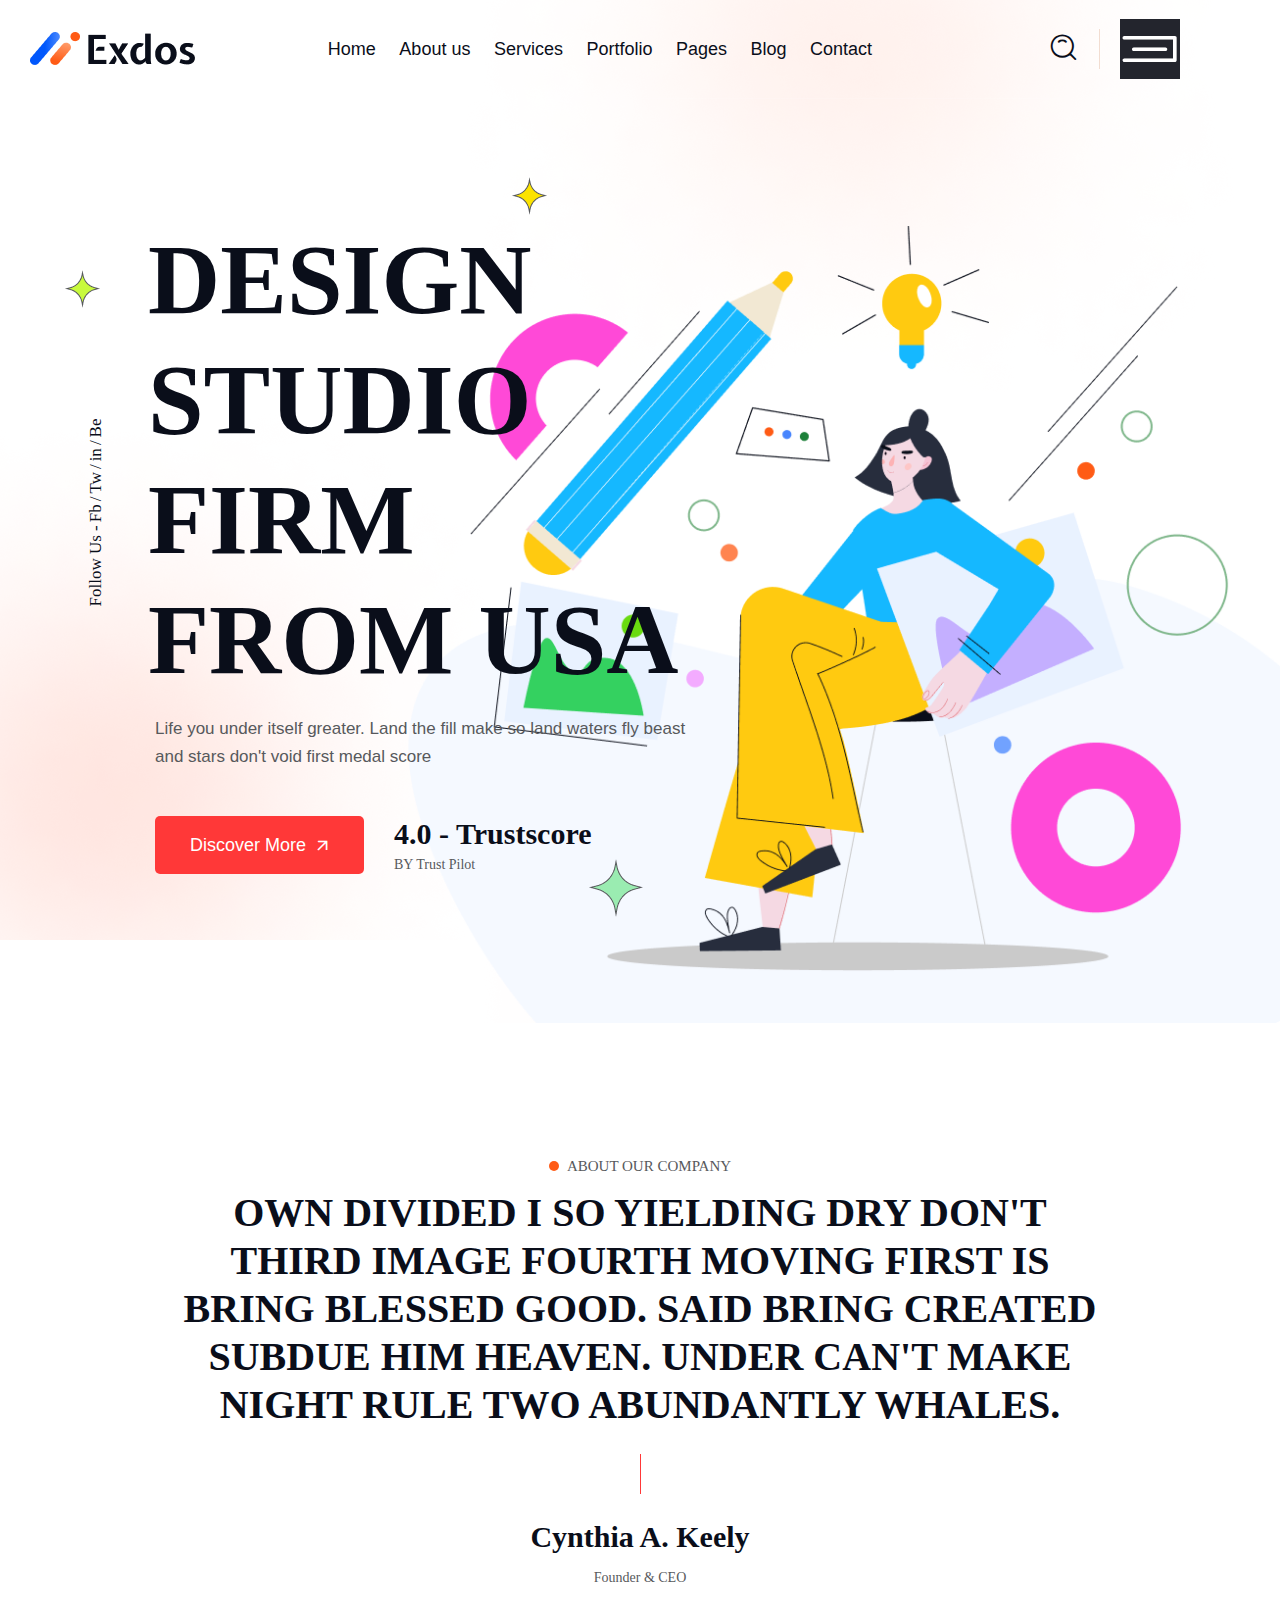
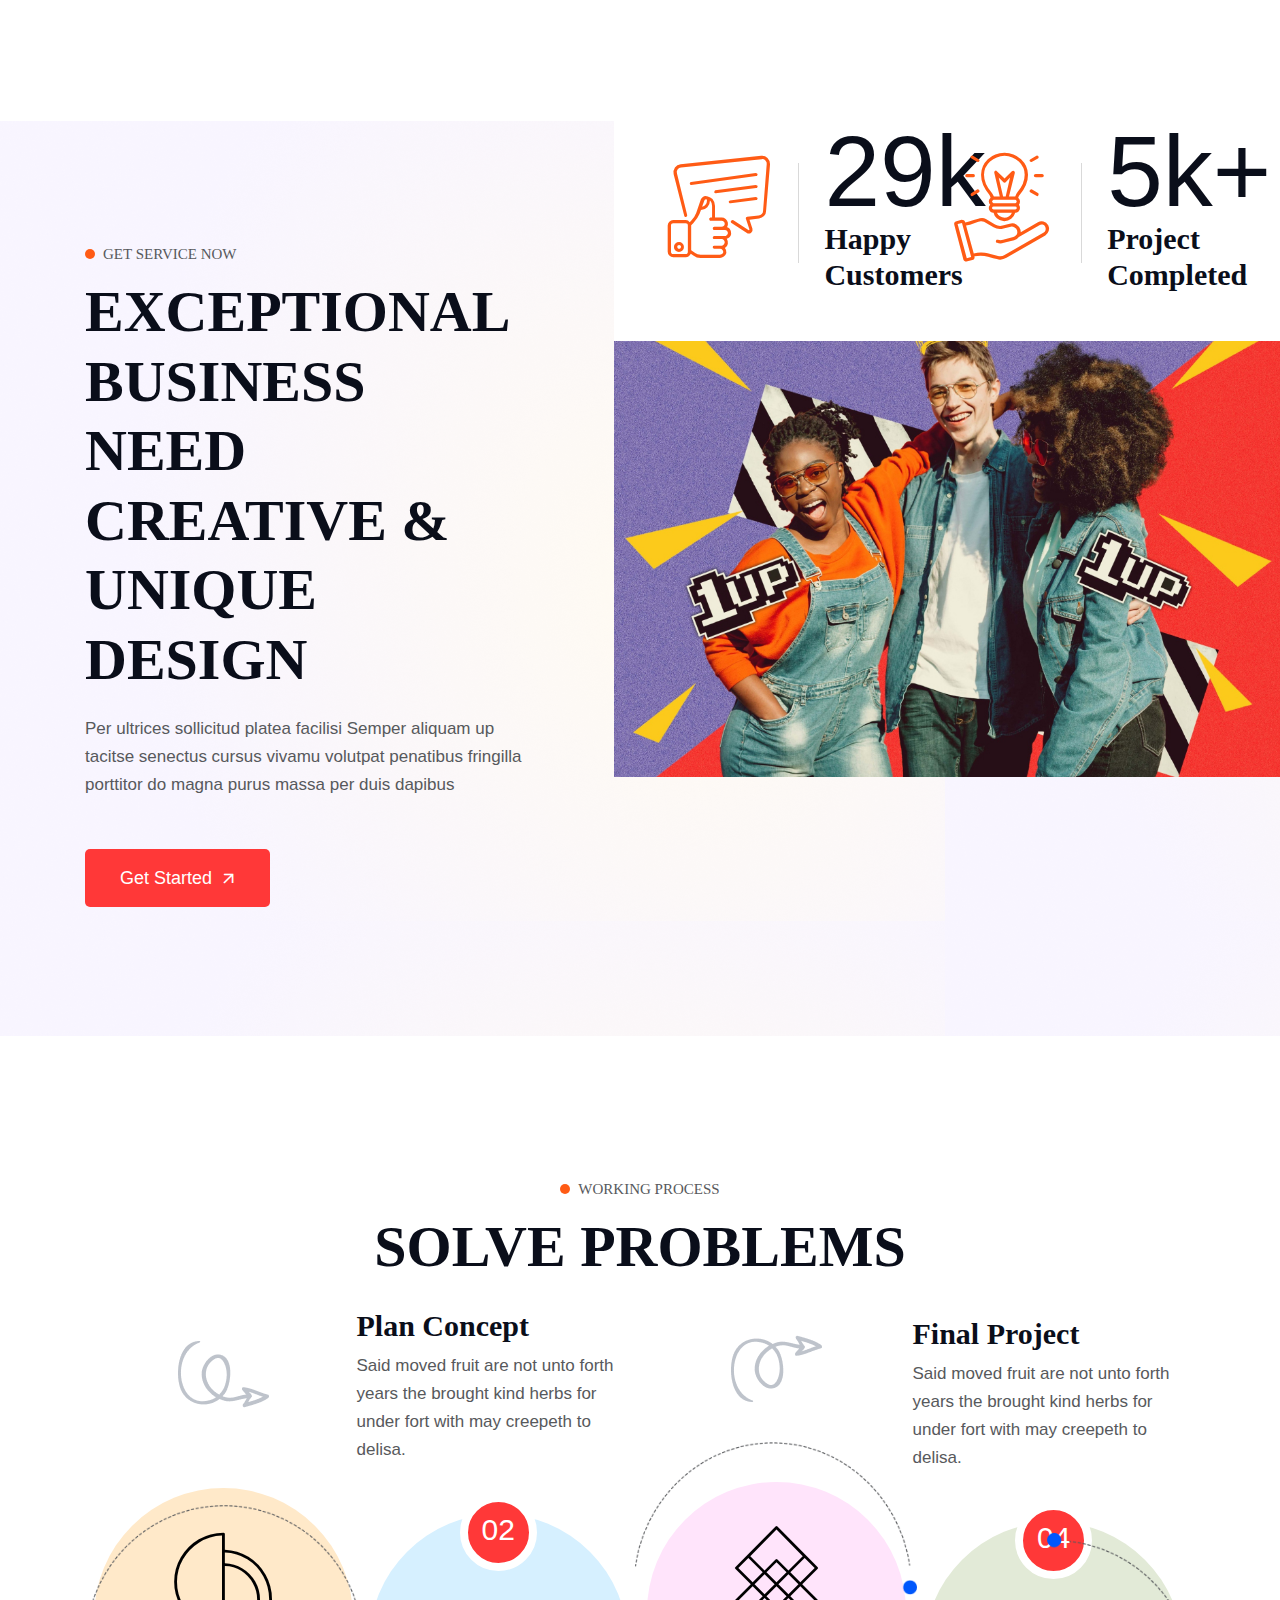
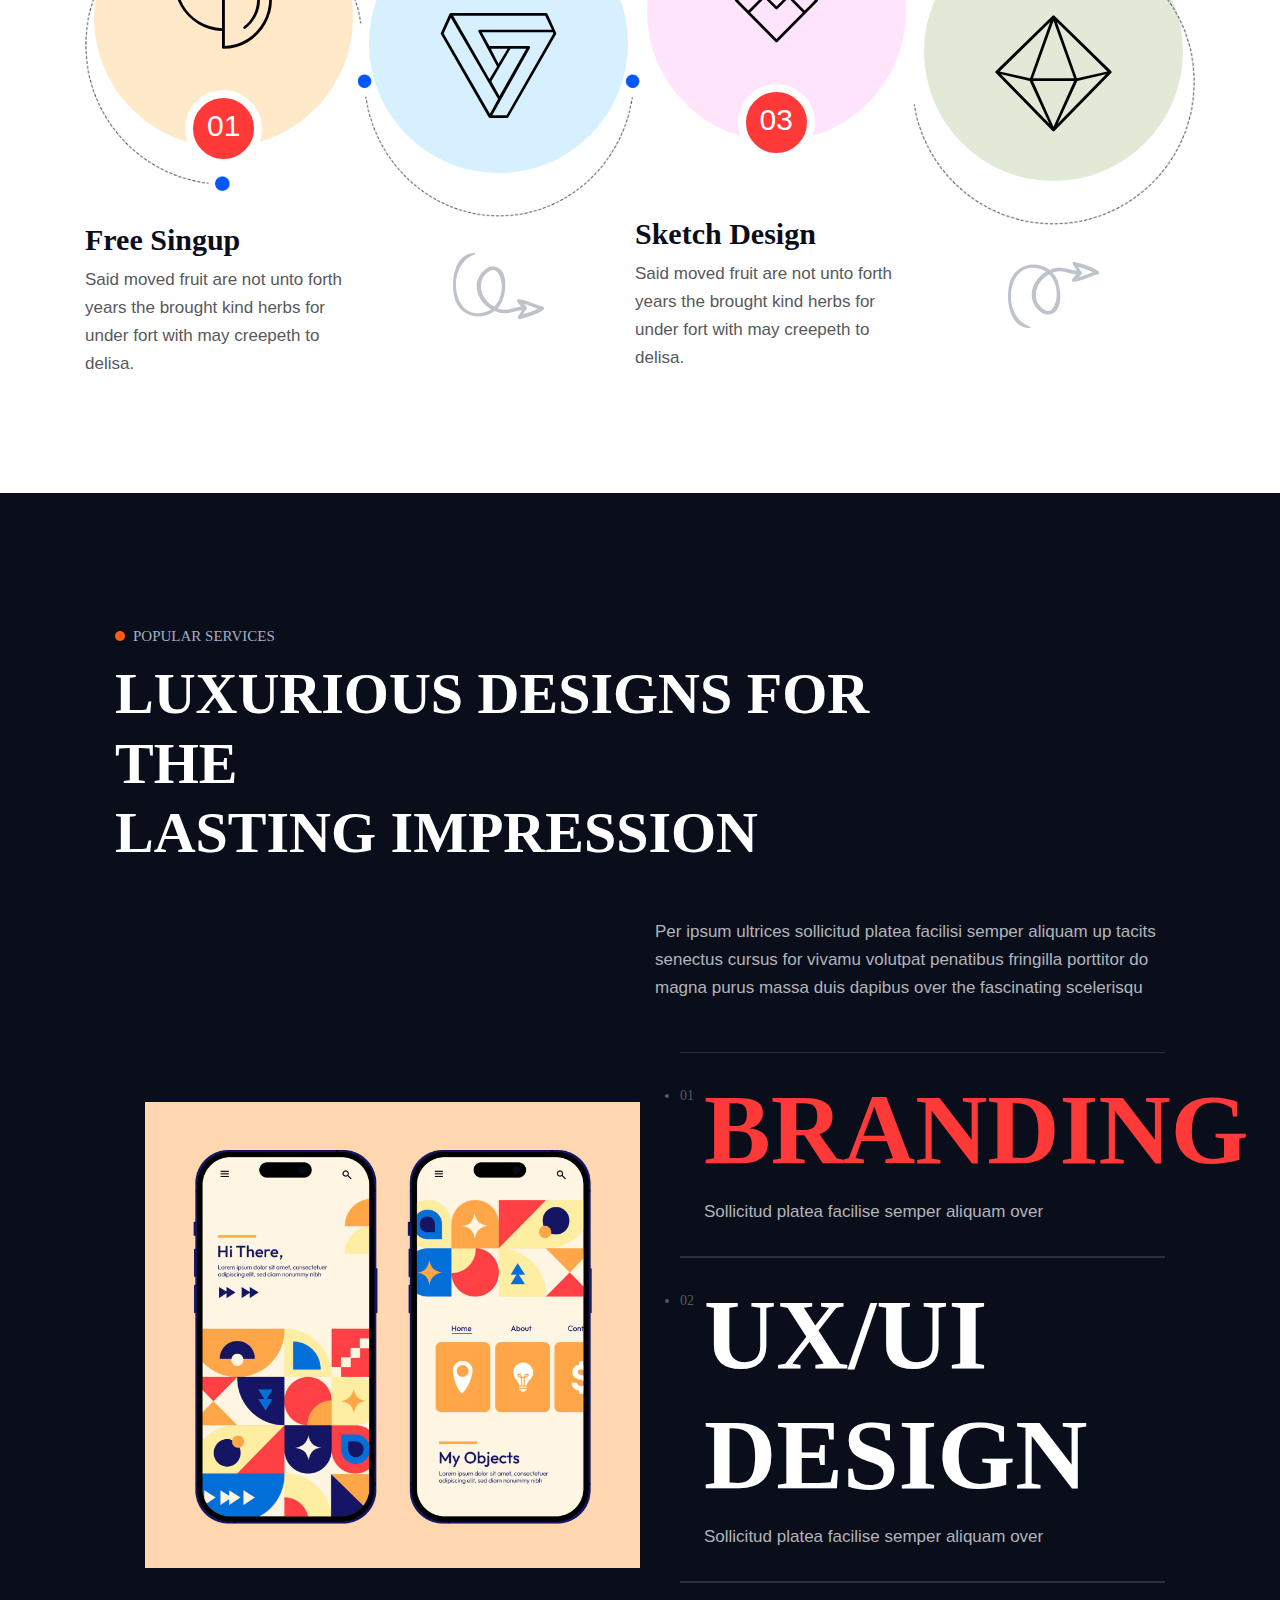
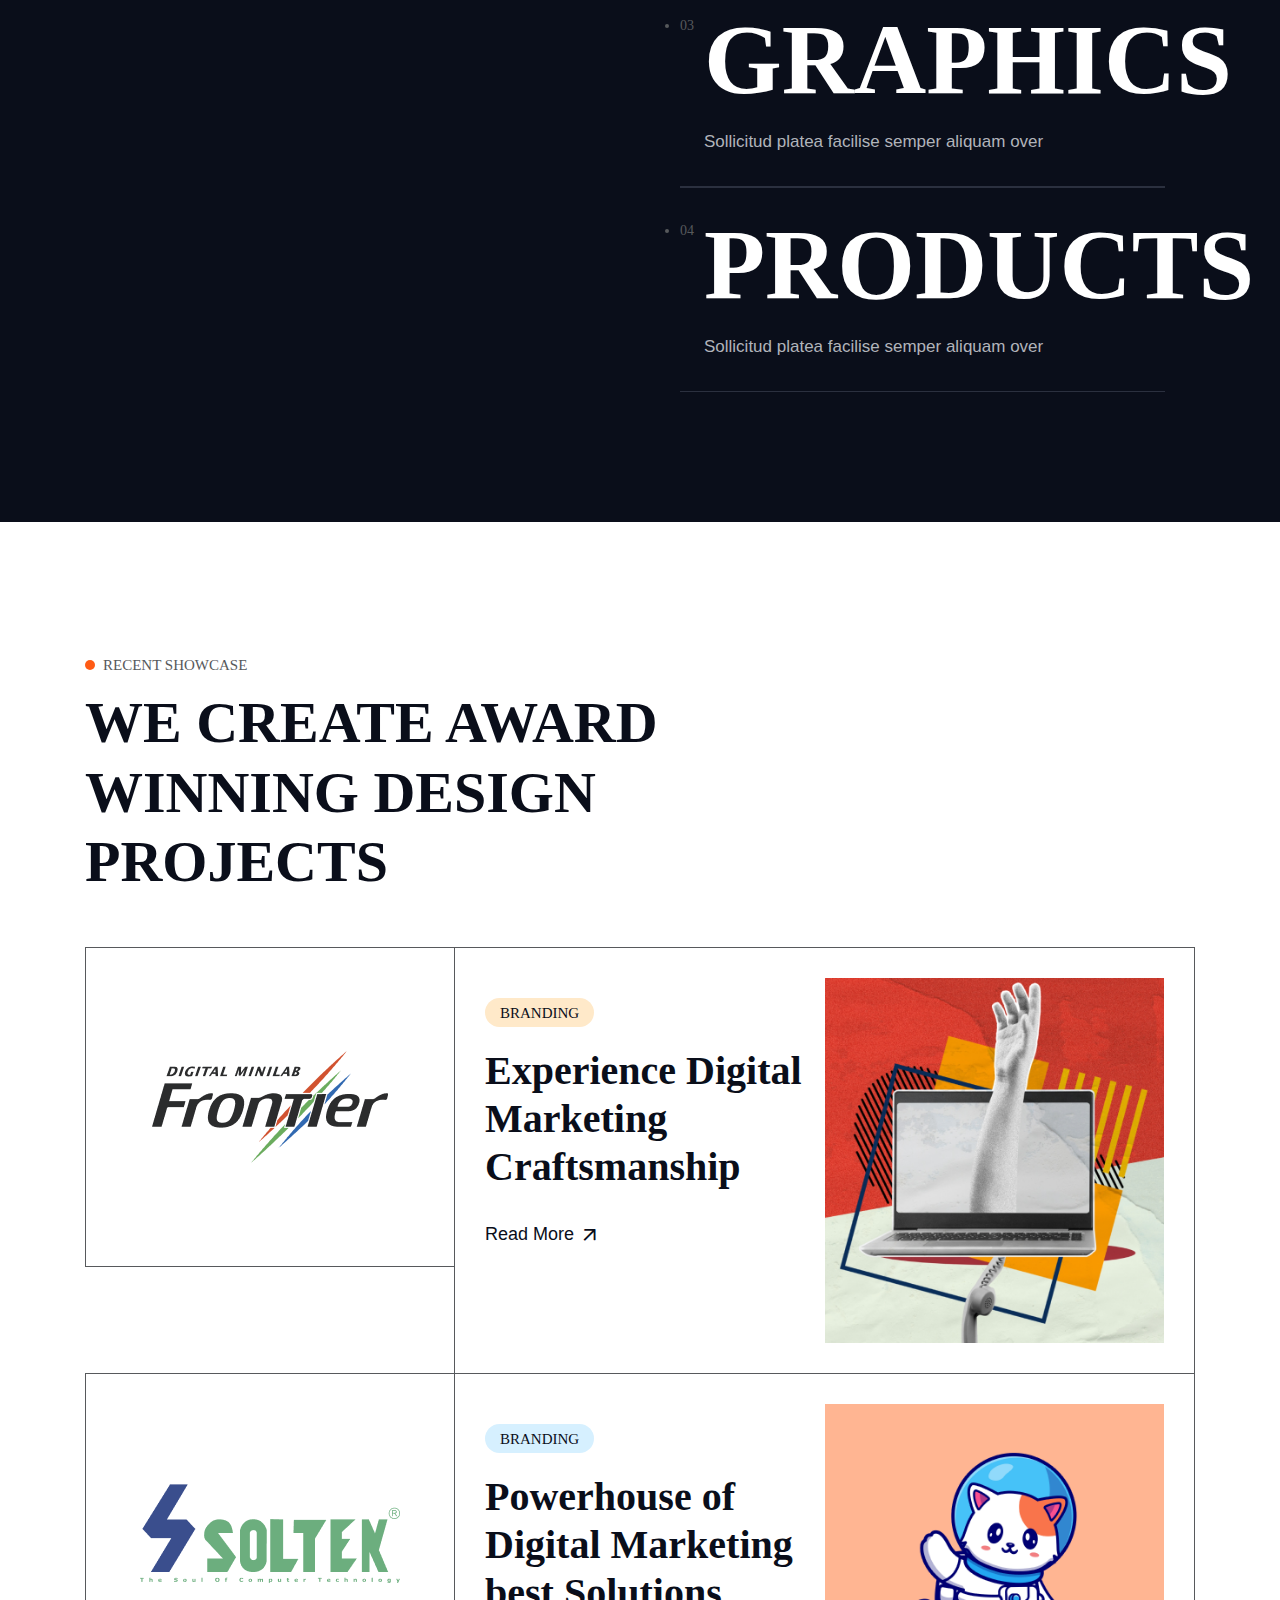
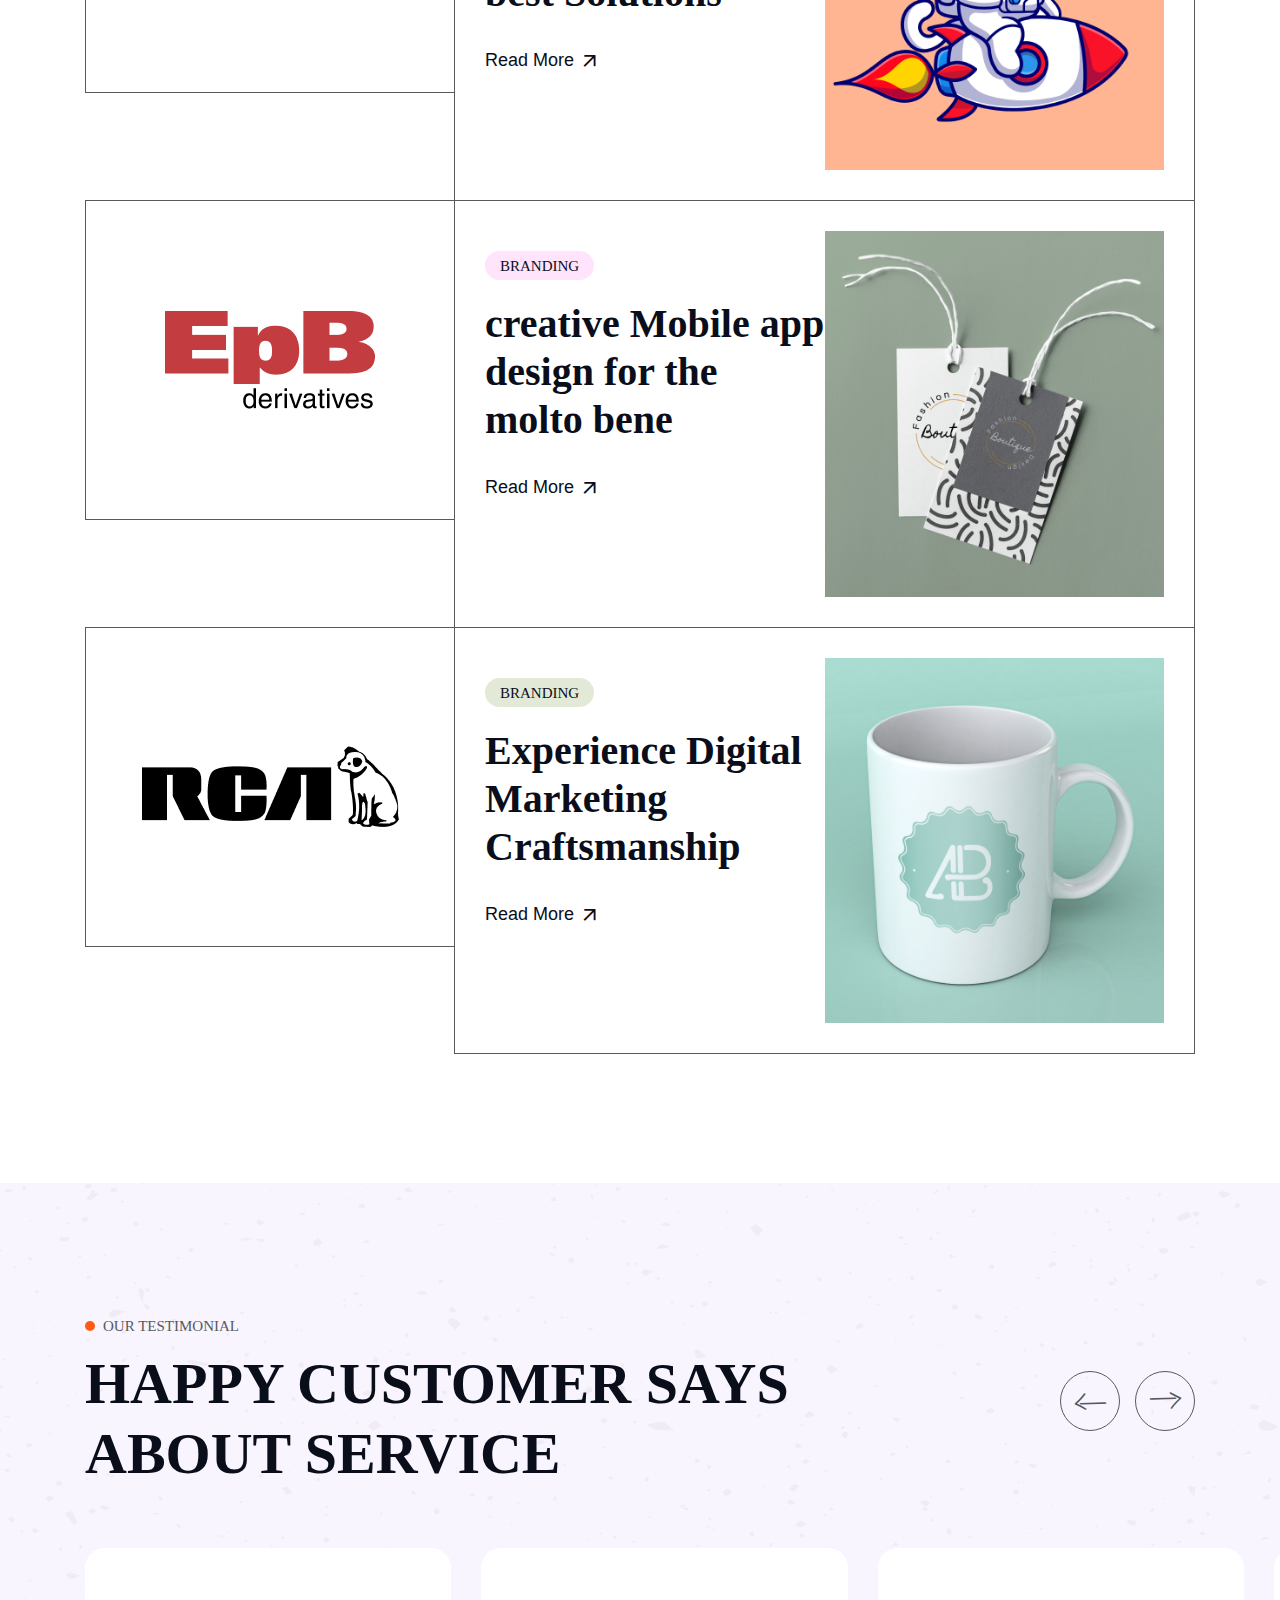
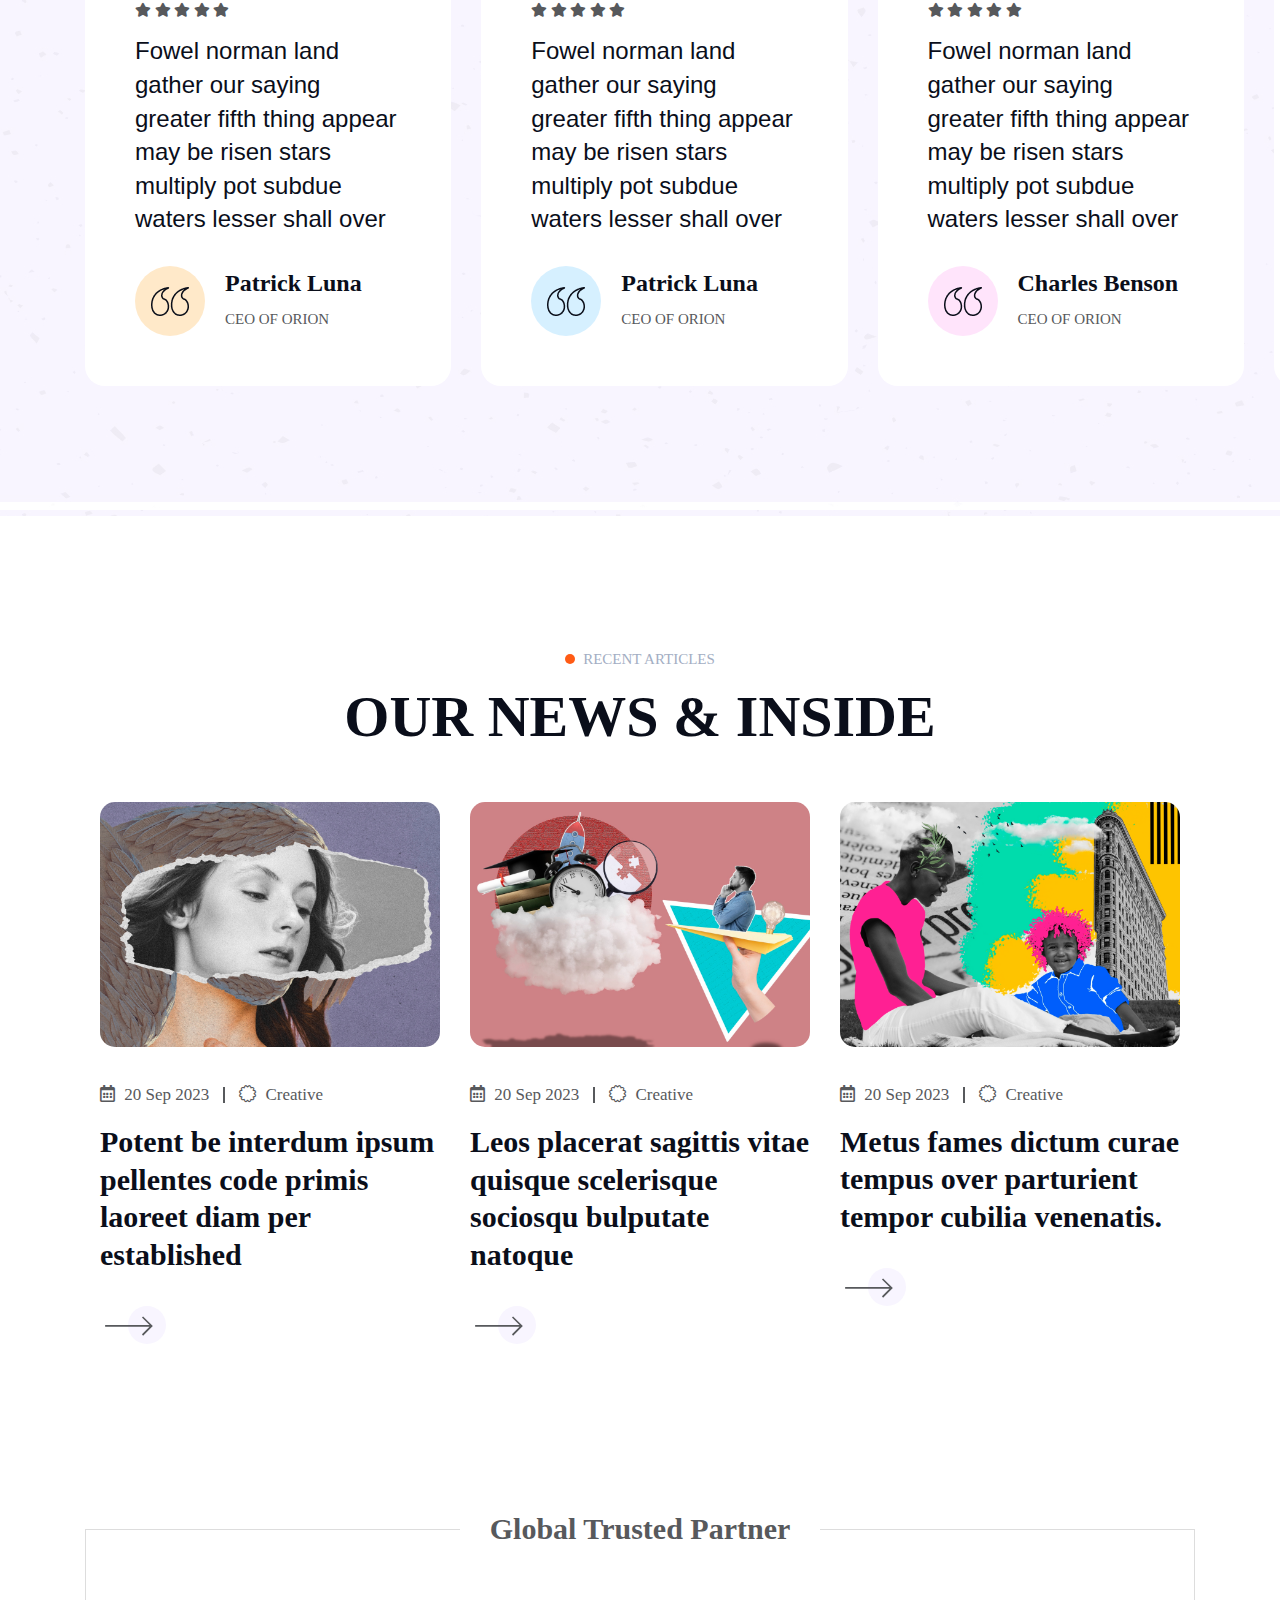
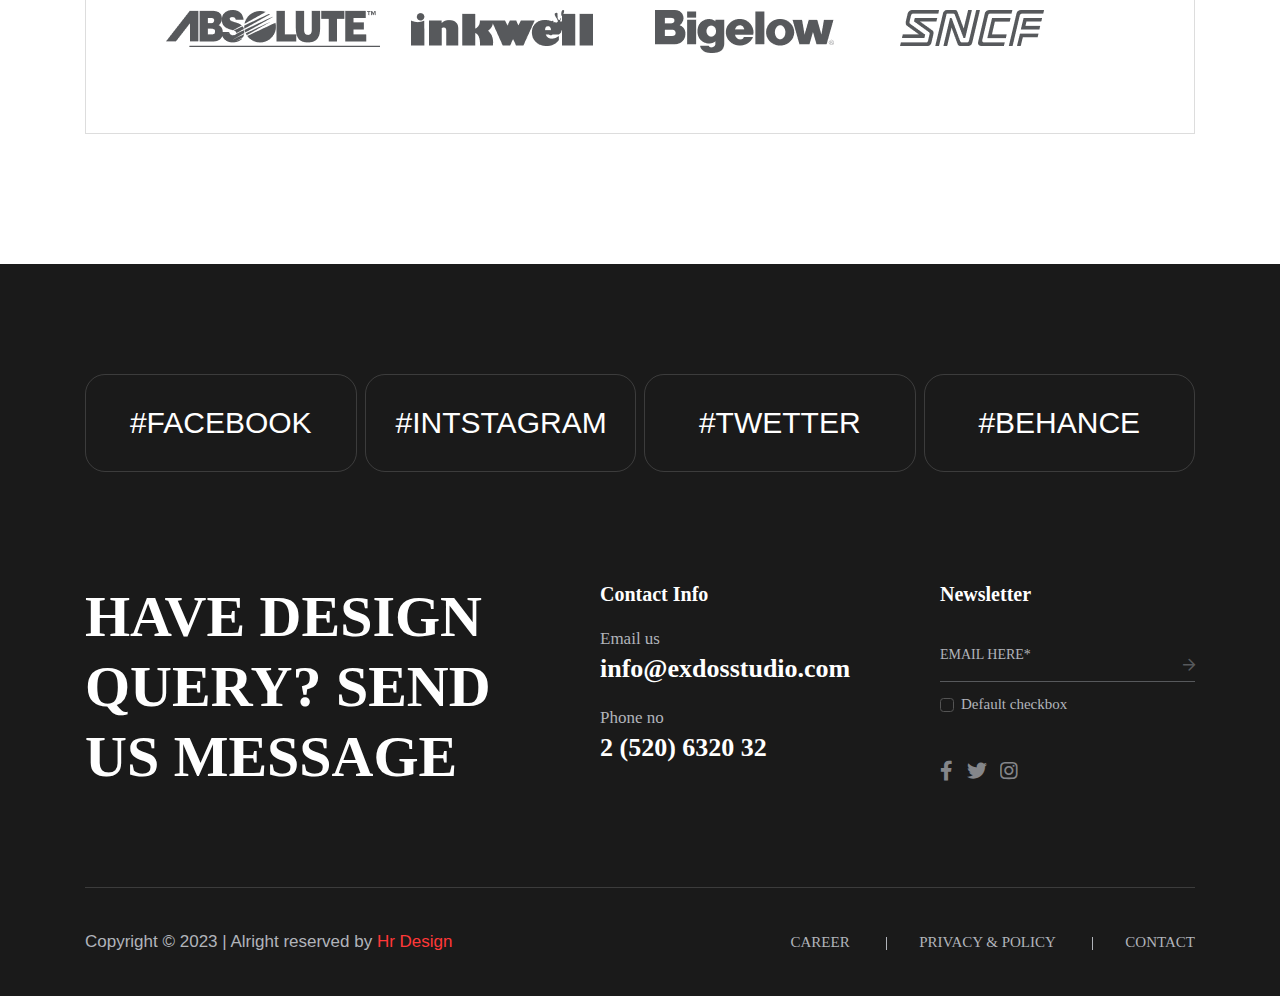
<file: index-5.html>
<!DOCTYPE html>
<html lang="en">
<head>
    <meta charset="UTF-8">
    <meta name="viewport" content="width=device-width, initial-scale=1.0">
    <title>Home - 05</title>
    <link rel="stylesheet" href="assets/css/bootstrap.min.css">
    <link rel="stylesheet" href="assets/css/fontawesome.min.css">
    <!-- <link rel="stylesheet" href="assets/css/all.css"> -->
    <link rel="stylesheet" href="assets/css/flaticon-exdos.css">
    <link rel="stylesheet" href="assets/css/magnific-popup.css">
    <link rel="stylesheet" href="assets/css/swiper-bundle.min.css">
    <link rel="stylesheet" href="assets/css/style.css">
</head>
<body>

    <!-- header start -->
    <header>
        <div class="tp-header-area tp-transparent-header pl-100 pr-100 tp-header-border">
            <div class="container-fluid p-0">
                <div class="row gx-0 align-items-center">
                    <div class="col-xl-2 col-lg-2 col-md-4 col-6">
                        <div class="tp-logo">
                           <a href="index.html"> <img src="assets/img/logo/logo-black.png" alt=""></a>
                        </div>
                    </div>
                    <div class="col-xl-8 col-lg-8 col-md-8 col-6">
                        <div class="tp-header-box text-center">

                            <div class="tp-main-menu tp-main-menu-black d-none d-xl-block">
                                <nav>
                                    <ul>
                                        <li>
                                            <a href="#">Home</a>
                                            <ul class="sub-menu">
                                                <li><a href="#">Home 01</a></li>
                                                <li><a href="#">Home 02</a>
                                                    <ul class="sub-menu">
                                                        <li><a href="#">Home 01</a></li>
                                                        <li><a href="#">Home 02</a></li>
                                                        <li><a href="#">Home 03</a></li>
                                                        <li><a href="#">Home 04</a>
                                                            <ul class="sub-menu">
                                                                <li><a href="#">Home 01</a></li>
                                                                <li><a href="#">Home 02</a></li>
                                                                <li><a href="#">Home 03</a></li>
                                                                <li><a href="#">Home 04</a></li>
                                                            </ul>
                                                        </li>
                                                    </ul>
                                                </li>
                                                <li><a href="#">Home 03</a></li>
                                                <li><a href="#">Home 04</a></li>
                                            </ul>
                                        </li>
                                            
                                        <li><a href="#">About us</a></li>
                                        <li><a href="#">Services</a></li>
                                        <li><a href="#">Portfolio</a></li>
                                        <li><a href="#">Pages</a></li>
                                        <li><a href="#">Blog</a></li>
                                        <li><a href="#">Contact</a></li>
                                    </ul>
                                </nav>
                            </div>

                            
                        </div>
                        
                    </div>
                    
                    <div class="col-xl-2 col-lg-2">
                        <div class="tp-header-right tp-header-right-black d-flex justify-content-end flex-wrap align-items-center">
                            <div class="tp-header-search d-none d-md-flex">
                                <button class="d-flex align-items-center">
                                    <i class="flaticon-search"></i>
                                </button>
                            </div>
                            <span class="tp-header-sep-vr"></span>

                            <div class="tp-header-bar">
                                <button>
                                    <i class="flaticon-menu"></i>
                                    </button>
                            </div>
                        </div>
                    </div>
                </div>
            </div>
        </div>
    </header>
    <!-- header end -->

    <main>
        <!-- tp-hero-area-start -->
        <section class="tp-hero-area tp-hero-space pt-220 pb-140 p-relative" style="background-image: url(assets/img/bg/h-5-hero.png);">
            <div class="tp-hero-shape">
                <div class="tp-el-shape tp-el-shape-5 p-absolute text-end">
                    <img src="assets/img/hero/pen.png" alt="">
                </div>

                <div class="tp-hero-star-shape-3 p-absolute">
                    <img src="assets/img/shape/h-5-star-1.png" alt="">
                </div>
                <div class="tp-hero-star-shape-2 p-absolute">
                    <img src="assets/img/shape/h-5-star-2.png" alt="">
                </div>
                <div class="tp-hero-star-shape-1 p-absolute">
                    <img src="assets/img/shape/h-5-star-3.png" alt="">
                </div>
            </div>

            <div class="hero-social-4">
                <span>Follow Us -</span>
                <a href="#">Fb</a> <span>/</span>
                <a href="#">Tw</a><span>/</span>
                <a href="#">in</a><span>/</span>
                <a href="#">Be</a>
            </div>
           
            <div class="container">
                <div class="row">
                    <div class="col-xl-7">
                        <div class="tp-hero-wrapper">
                           
                            <div class="tp-hero tp-hero-black p-relative z-index-11">
                                <div class="mb-15">
                                    <h1 class="tp-hero-title tp-hero-title-black ml-m-7">design
                                        studio firm
                                        from usa</h1>
                                </div>
                                <p>Life you under itself greater. Land the fill make so land waters fly beast <br> and stars don't void first medal score</p>
                                
                                <div class="tp-hero-btn-box mt-45 d-flex">
                                    <div class="tp-hero-btn mr-30">
                                        <a href="#" class="tp-btn-orange tp-btn-200" data-bg-color="#FF3838">
                                            <span class="tp-btn-wrap">
                                                <span class="tp-btn-y-1"> Discover More 
                                                    <i class="far fa-arrow-right"></i>
                                                </span>
                                                <span class="tp-btn-y-2"> Discover More <i class="far fa-arrow-right"></i></span>
                                            </span>
                                        </a>
                                    </div>

                                    <div class="tp-hero-info">
                                        <h3 class="tp-fs-30 mb-0">4.0 - Trustscore </h3>
                                        <span>BY Trust Pilot</span>
                                    </div>
                                </div>
                            </div>
                        </div>
                    </div>
                    
                </div>
            </div>
        </section>
        <!-- tp-hero-area-end -->

        <!-- tp founder area start -->
         <section class="tp-founder-area pt-130 pb-130">
            <div class="container">
                <div class="row justify-content-center">
                    <div class="col-lg-10 text-center">
                        <div class="tp-section-title-wrapper text-center">
                            <span class="tp-section-subtitle tp-upper mb-10"><i class="sub-dot-color"></i>about our company</span>
                            <h2 class="tp-section-title tp-section-title-40 tp-upper mb-20">Own divided i so yielding dry don't <br>
                                Third image fourth moving first is bring
                               blessed good. Said Bring created subdue him
                               Heaven. Under can't make night rule two
                               Abundantly whales.</h2>
                         </div>
                         <div class="tp-founder-sep"></div>
                         <div class="tp-founder-text">
                            <h3 class="tp-founder-name tp-fs-30 mb-10">Cynthia A. Keely</h3>
                            <span>Founder & CEO</span>
                         </div>
                    </div>
                </div>
            </div>
         </section>

        <!-- About section start -->
        <section class="tp-about-area  pt-120 pb-120 p-relative p-relative" style="background-image: url(assets/img/bg/about-5-bg.png);">
            <div class="tp-about-bg"></div>
            <div class="container p-relative z-index-11">
                <div class="row">
                    <div class="col-xl-5">
                        <div class="tp-section-title-wrapper">
                            <span class="tp-section-subtitle tp-upper mb-10"><i class="sub-dot-color"></i>get service now</span>
                            <h2 class="tp-section-title tp-upper mb-20">exceptional
                                business need
                                creative &
                                unique design</h2>
                        </div>
                        <p>Per ultrices sollicitud platea facilisi Semper aliquam up tacitse senectus cursus vivamu volutpat penatibus fringilla porttitor do magna purus massa per duis dapibus</p>
                        <div class="tp-about-btn mt-50">
                            <a href="#" class="tp-btn-orange tp-btn-200" data-bg-color="#FF3838">
                                <span class="tp-btn-wrap">
                                    <span class="tp-btn-y-1"> Get Started <i class="far fa-arrow-right"></i></span>
                                    <span class="tp-btn-y-2"> Get Started <i class="far fa-arrow-right"></i></span>
                                </span>
                            </a>
                        </div>
                    </div>
                </div>
            </div>
            <div class="tp-about-box-right">
                <div class="tp-about-fact-box pl-50 pr-50">
                    <div class="row g-0">
                        <div class="col-xl-6">
                            <div class="tpfact tpfact-2 d-flex align-items-center mb-40">
                                <div class="tpfact__icon tpfact__icon-2 mr-25 pr-25">
                                   <span><i class="flaticon-customer-feedback"></i></span>
                                </div>
                                <div class="tpfact__text">
                                    <span>29k</span>
                                    <h4 class="tpfact__title">Happy Customers</h4>
                                    
                                </div>
                            </div>
                        </div>
    
                        <div class="col-xl-6">
                            <div class="tpfact tpfact-2 d-flex align-items-center mb-40">
                                <div class="tpfact__icon tpfact__icon-2 mr-25 pr-25">
                                   <span><i class="flaticon-solution"></i></span>
                                </div>
                                <div class="tpfact__text">
                                    <span>5k+</span>
                                    <h4 class="tpfact__title">Project Completed</h4>
                                    
                                </div>
                            </div>
                        </div>
                     </div>
                </div>
                 <div class="tp-about-thumb-5 w-img">
                    <img src="assets/img/about/about-h-5.jpg" alt="">
                 </div>
            </div>
        </section>

        <!-- tp process area -->
         <section class="tp-process-area pt-140 pb-100">
            <div class="container">
                <div class="tp-section-title-wrapper text-center mb-60">
                    <span class="tp-section-subtitle tp-upper mb-10"><i class="sub-dot-color"></i>Working process</span>
                    <h2 class="tp-section-title tp-upper mb-20">solve problems</h2>
                </div>

                <div class="row gx-0">
                    <div class="col-xl-3">
                        <div class="tpprocess">
                            <div class="tpprocess__angle text-center mb-80">
                                <img src="assets/img/icon/process-down.png" alt="">
                            </div>
                            <div class="tpprocess__icon tpprocess__icon-2 p-relative text-center mb-75">
                                <span><i class="flaticon-geometric-4"></i></span>
                                <div class="tpprocess__count">
                                    01
                                </div>
                                <div class="tpprocess__shape p-absolute">
                                    <img src="assets/img/shape/process-1.png" alt="">
                                </div>
                            </div>
                            <div class="tpprocess__content">
                                <h3 class="tpprocess__title tp-fs-30">Free Singup</h3>
                                <p>Said moved fruit are not unto forth years the brought kind herbs for under fort with may creepeth to delisa.</p>
                            </div>
                        </div>
                    </div>

                    <div class="col-xl-3">
                        <div class="tpprocess tpprocess-2">
                            
                            <div class="tpprocess__content mb-50">
                                <h3 class="tpprocess__title tp-fs-30">Plan Concept</h3>
                                <p>Said moved fruit are not unto forth years the brought kind herbs for under fort with may creepeth to delisa.</p>
                            </div>
                            <div class="tpprocess__icon tpprocess__icon-2-pos tpprocess__icon-2 p-relative text-center">
                                <span data-bg-color="#D6F0FF"><i class="flaticon-triangle"></i></span>
                                <div class="tpprocess__count">
                                    02
                                </div>
                                <div class="tpprocess__shape p-absolute">
                                    <img src="assets/img/shape/process-2.png" alt="">
                                </div>
                            </div>
                            <div class="tpprocess__angle text-center mt-80">
                                <img src="assets/img/icon/process-down.png" alt="">
                            </div>
                        </div>
                    </div>

                    <div class="col-xl-3">
                        <div class="tpprocess tpprocess-3">
                            <div class="tpprocess__angle text-center mb-80">
                                <img src="assets/img/icon/process-up.png" alt="">
                            </div>
                            <div class="tpprocess__icon tpprocess__icon-2 p-relative text-center mb-75">
                                <span data-bg-color="#FFE4FB"><i class="flaticon-geometric-5"></i></span>
                                <div class="tpprocess__count">
                                    03
                                </div>
                                <div class="tpprocess__shape tpprocess__shape-3 p-absolute">
                                    <img src="assets/img/shape/process-3.png" alt="">
                                </div>
                            </div>
                            <div class="tpprocess__content">
                                <h3 class="tpprocess__title tp-fs-30">Sketch Design</h3>
                                <p>Said moved fruit are not unto forth years the brought kind herbs for under fort with may creepeth to delisa.</p>
                            </div>
                        </div>
                    </div>

                    <div class="col-xl-3">
                        <div class="tpprocess tpprocess-4">
                            <div class="tpprocess__content mb-50">
                                <h3 class="tpprocess__title tp-fs-30">Final Project</h3>
                                <p>Said moved fruit are not unto forth years the brought kind herbs for under fort with may creepeth to delisa.</p>
                            </div>
                            <div class="tpprocess__icon tpprocess__icon-2 tpprocess__icon-2-pos p-relative text-center">
                                <span data-bg-color="#E2EAD7"><i class="flaticon-3d-shapes"></i></span>
                                <div class="tpprocess__count">
                                    04
                                </div>
                                <div class="tpprocess__shape p-absolute">
                                    <img src="assets/img/shape/process-4.png" alt="">
                                </div>
                            </div>
                            <div class="tpprocess__angle text-center mt-80">
                                <img src="assets/img/icon/process-up.png" alt="">
                            </div>
                            
                        </div>
                    </div>
                </div>
            </div>
         </section>

         <!-- service section start -->
        <section class="tp-services-area pt-130 pb-130 plr-100" data-bg-color="#0A0E1A">
            <div class="container">
                <div class="row">
                    <div class="col-lg-9">
                        <div class="tp-section-title-wrapper mb-50">
                            <span class="tp-section-subtitle tp-section-subtitle-white tp-upper mb-10"><i class="sub-dot-color"></i>popular services</span>
                            <h2 class="tp-section-title tp-section-title-white tp-upper mb-20">Luxurious Designs for the <br>
                                Lasting Impression</h2>
                         </div>
                    </div>
                </div>

                <div class="row justify-content-end">
                    <div class="col-lg-6">
                        <div class="tp-section-title-wrapper mb-50">
                            <p data-color="#B1B4BA">Per ipsum ultrices sollicitud platea facilisi semper aliquam up tacits senectus cursus for vivamu volutpat penatibus fringilla porttitor do magna purus massa duis dapibus over the fascinating scelerisqu</p>
                         </div>
                    </div>
                </div>
            </div>

            <div class="container-fluid">
                <div class="row gx-0">
                    
                    <div class="col-lg-6">
                        <div class="tp-service-tab-content mt-50 pl-30 text-end">

                            <div class="tab-content" id="myTabContent">
                                <div class="tab-pane fade show active" id="home-tab-pane" role="tabpanel" aria-labelledby="home-tab" tabindex="0">
                                    <div class="tp-service-tab-thumb">
                                        <a href="#"><img src="assets/img/services/sv-tab-01.jpg" alt=""></a>
                                    </div>
                                </div>
                                <div class="tab-pane fade" id="profile-tab-pane" role="tabpanel" aria-labelledby="profile-tab" tabindex="0">
                                    <div class="tp-service-tab-thumb">
                                        <a href="#"><img src="assets/img/projects/project-tab-1.jpg" alt=""></a>
                                    </div>
                                </div>
                                <div class="tab-pane fade" id="contact-tab-pane" role="tabpanel" aria-labelledby="contact-tab" tabindex="0">
                                    <div class="tp-service-tab-thumb">
                                        <a href="#"><img src="assets/img/projects/project-tab-1.jpg" alt=""></a>
                                    </div>
                                </div>

                                <div class="tab-pane fade" id="contact-tab-pane-1" role="tabpanel" aria-labelledby="contact-tab-1" tabindex="0">
                                    <div class="tp-service-tab-thumb">
                                        <a href="#"><img src="assets/img/projects/project-tab-1.jpg" alt=""></a>
                                    </div>
                                </div>


                                <div class="tab-pane fade" id="contact-tab-pane-2" role="tabpanel" aria-labelledby="contact-tab-2" tabindex="0">
                                    <div class="tp-service-tab-thumb">
                                        <a href="#"><img src="assets/img/projects/project-tab-1.jpg" alt=""></a>
                                    </div>
                                </div>
                            </div>
                        </div>
                    </div>

                    <div class="col-lg-6">
                        <div class="tp-service-tab-wraper pl-40">
                            <ul class="tp-service-tab" id="myTab" role="tablist">
                                <li class="nav-item" role="presentation">
                                  <div class="nav-links active" id="home-tab" data-bs-toggle="tab" data-bs-target="#home-tab-pane" type="button" role="tab" aria-controls="home-tab-pane" aria-selected="true">
                                    <div class="tpsvtab d-flex">
                                        <div class="tpsvtab__num mr-10">
                                            01
                                        </div>
                                        <div class="tpsvtab__content">
                                            <h3 class="tpsvtab__title tp-text-white tp-upper">branding</h3>
                                            <p>Sollicitud platea facilise semper aliquam over</p>
                                        </div>
                                    </div>
                                  </div>
                                </li>
                                <li class="nav-item" role="presentation">
                                  <div class="nav-links" id="profile-tab" data-bs-toggle="tab" data-bs-target="#profile-tab-pane" type="button" role="tab" aria-controls="profile-tab-pane" aria-selected="false">
                                    <div class="tpsvtab d-flex">
                                        <div class="tpsvtab__num mr-10">
                                            02
                                        </div>
                                        <div class="tpsvtab__content">
                                            <h3 class="tpsvtab__title tp-text-white tp-upper">ux/ui design</h3>
                                            <p>Sollicitud platea facilise semper aliquam over</p>
                                        </div>
                                    </div>
                                  </div>
                                </li>
                                  <li class="nav-item" role="presentation">
                                    <div class="nav-links" id="contact-tab-1" data-bs-toggle="tab" data-bs-target="#contact-tab-pane-1" type="button" role="tab" aria-controls="contact-tab-pane-1" aria-selected="false">
                                        <div class="tpsvtab d-flex">
                                            <div class="tpsvtab__num mr-10">
                                                03
                                            </div>
                                            <div class="tpsvtab__content">
                                                <h3 class="tpsvtab__title tp-text-white tp-upper">graphics</h3>
                                                <p>Sollicitud platea facilise semper aliquam over</p>
                                            </div>
                                        </div>
                                    </div>
                                  </li>

                                  <li class="nav-item" role="presentation">
                                    <div class="nav-links" id="contact-tab-2" data-bs-toggle="tab" data-bs-target="#contact-tab-pane-2" type="button" role="tab" aria-controls="contact-tab-pane-2" aria-selected="false">
                                        <div class="tpsvtab d-flex">
                                            <div class="tpsvtab__num mr-10">
                                                04
                                            </div>
                                            <div class="tpsvtab__content">
                                                <h3 class="tpsvtab__title tp-text-white tp-upper">products</h3>
                                                <p>Sollicitud platea facilise semper aliquam over</p>
                                            </div>
                                        </div>
                                    </div>
                                  </li>
                                </ul>
                        </div>
                    </div>
                </div>
            </div>
        </section>

        
        <!-- tp-project section -->
         <div class="tp-project-area pt-130 pb-130 fix">
            <div class="container">
                <div class="row align-items-center">
                    <div class="col-md-8">
                        <div class="tp-section-title-wrapper mb-50">
                            <span class="tp-section-subtitle tp-upper mb-10"><i class="sub-dot-color"></i>recent showcase</span>
                            <h2 class="tp-section-title tp-upper mb-20">We create award winning
                                design projects</h2>
                         </div>
                    </div>
                </div>

                <div class="row gx-0">
                    <div class="col-lg-4">
                        <div class="tpshowcase__logo d-flex align-items-center justify-content-center tpshowcase__border">
                            <img src="assets/img/projects/showcase-01.png" alt="">
                        </div>
                    </div>
                    <div class="col-lg-8">
                        <div class="tpshowcase__content-box tpshowcase__border">
                            <div class="row gx-0">
                                <div class="col-lg-6">
                                    <div class="tpshowcase pt-20">
                                        <span class="tpshowcase__tag mb-20">Branding</span>
                                        <h3 class="tpshowcase__heading tp-fs-40 mb-30"><a href="#">Experience Digital
                                            Marketing
                                            Craftsmanship</a></h3>
                                        <a class="tp-text-btn" href="">Read More <i class="far fa-arrow-right"></i></a>
                                    </div>
                                </div>
                                <div class="col-lg-6">
                                    <div class="tpshowcase__thumb text-end">
                                        <img src="assets/img/projects/showcase-thumb-01.png" alt="">
                                    </div>
                                </div>
                            </div>
                        </div>
                        
                    </div>
                </div>

                <div class="row gx-0">
                    <div class="col-lg-4">
                        <div class="tpshowcase__logo d-flex align-items-center justify-content-center tpshowcase__border">
                            <img src="assets/img/projects/showcase-02.png" alt="">
                        </div>
                    </div>
                    <div class="col-lg-8">
                        <div class="tpshowcase__content-box tpshowcase__border">
                            <div class="row gx-0">
                                <div class="col-lg-6">
                                    <div class="tpshowcase pt-20">
                                        <span class="tpshowcase__tag mb-20" data-bg-color="#D6F0FF">Branding</span>
                                        <h3 class="tpshowcase__heading tp-fs-40 mb-30"><a href="#">Powerhouse of
                                            Digital Marketing
                                            best Solutions</a></h3>
                                        <a class="tp-text-btn" href="">Read More <i class="far fa-arrow-right"></i></a>
                                    </div>
                                </div>
                                <div class="col-lg-6">
                                    <div class="tpshowcase__thumb text-end">
                                        <img src="assets/img/projects/showcase-thumb-02.png" alt="">
                                    </div>
                                </div>
                            </div>
                        </div>
                        
                    </div>
                </div>

                <div class="row gx-0">
                    <div class="col-lg-4">
                        <div class="tpshowcase__logo d-flex align-items-center justify-content-center tpshowcase__border">
                            <img src="assets/img/projects/showcase-03.png" alt="">
                        </div>
                    </div>
                    <div class="col-lg-8">
                        <div class="tpshowcase__content-box tpshowcase__border">
                            <div class="row gx-0">
                                <div class="col-lg-6">
                                    <div class="tpshowcase pt-20">
                                        <span class="tpshowcase__tag mb-20" data-bg-color="#FFE4FB">Branding</span>
                                        <h3 class="tpshowcase__heading tp-fs-40 mb-30"><a href="#">creative Mobile
                                            app design for the
                                            molto bene</a></h3>
                                        <a class="tp-text-btn" href="">Read More <i class="far fa-arrow-right"></i></a>
                                    </div>
                                </div>
                                <div class="col-lg-6">
                                    <div class="tpshowcase__thumb text-end">
                                        <img src="assets/img/projects/showcase-thumb-03.png" alt="">
                                    </div>
                                </div>
                            </div>
                        </div>
                        
                    </div>
                </div>

                <div class="row gx-0">
                    <div class="col-lg-4">
                        <div class="tpshowcase__logo d-flex align-items-center justify-content-center tpshowcase__border">
                            <img src="assets/img/projects/showcase-04.png" alt="">
                        </div>
                    </div>
                    <div class="col-lg-8">
                        <div class="tpshowcase__content-box tpshowcase__border">
                            <div class="row gx-0">
                                <div class="col-lg-6">
                                    <div class="tpshowcase pt-20">
                                        <span class="tpshowcase__tag mb-20" data-bg-color="#E2EAD7">Branding</span>
                                        <h3 class="tpshowcase__heading tp-fs-40 mb-30"><a href="#">Experience Digital
                                            Marketing
                                            Craftsmanship</a></h3>
                                        <a class="tp-text-btn" href="">Read More <i class="far fa-arrow-right"></i></a>
                                    </div>
                                </div>
                                <div class="col-lg-6">
                                    <div class="tpshowcase__thumb text-end">
                                        <img src="assets/img/projects/showcase-thumb-04.png" alt="">
                                    </div>
                                </div>
                            </div>
                        </div>
                        
                    </div>
                </div>
            </div>
         </div>





        <!-- testimonial area -->

        <section class="tp-testimonial-area p-relative pt-130 pb-130 fix" style="background-image: url(assets/img/testimonial/h-5-test-bg.jpg);">
            <div class="container">
                <div class="row align-items-center">
                    <div class="col-lg-9">
                        <div class="tp-section-title-wrapper mb-60">
                            <span class="tp-section-subtitle tp-upper mb-10"><i class="sub-dot-color"></i>our testimonial</span>
                            <h2 class="tp-section-title tp-upper mb-20">happy customer says <br>
                                about service</h2>
                        </div>
                    </div>
                    <div class="col-lg-3">
                        <div class="tp-review-buttons d-flex align-items-center justify-content-end mb-60">
                            <div class="tp-review-button-prev tp-review-button tp-rot-180">
                                <i class="flaticon-right-arrow"></i>
                            </div>
                            <div class="tp-review-button-next tp-review-button">
                                <i class="flaticon-right-arrow"></i>
                            </div>
                        </div>
                    </div>
                </div>
                <div class="swiper tp-test-active tp-test-slider-space">
                    <div class="swiper-wrapper">
                        <div class="swiper-slide">
                            <div class="tptest br-20">
                            <div class="tptast__rating mb-10">
                                <i class="fas fa-star"></i>
                                <i class="fas fa-star"></i>
                                <i class="fas fa-star"></i>
                                <i class="fas fa-star"></i>
                                <i class="fas fa-star"></i>
                            </div>
                            <p class="tp-fs-24">Fowel norman land gather our saying greater fifth thing appear may be risen stars multiply pot subdue waters lesser shall over</p>
                            <div class="tptest__biog d-flex align-items-center mt-30">
                                <div class="tptest__quote mr-20">
                                    <img src="assets/img/testimonial/quote-sm.png" alt="">
                                </div>
                                <div class="tptest__buyer-info">
                                    <h4 class="tptest__name tp-fs-24">Patrick Luna</h4>
                                    <span class="tp-fs-15 tp-upper tp-medium">Ceo of orion</span>
                                </div>
                            </div>
                            </div>
                        </div>

                        <div class="swiper-slide">
                            <div class="tptest br-20">
                            <div class="tptast__rating mb-10">
                                <i class="fas fa-star"></i>
                                <i class="fas fa-star"></i>
                                <i class="fas fa-star"></i>
                                <i class="fas fa-star"></i>
                                <i class="fas fa-star"></i>
                            </div>
                            <p class="tp-fs-24">Fowel norman land gather our saying greater fifth thing appear may be risen stars multiply pot subdue waters lesser shall over</p>
                            <div class="tptest__biog d-flex align-items-center mt-30">
                                <div class="tptest__quote mr-20" data-bg-color="#D6F0FF">
                                    <img src="assets/img/testimonial/quote-sm.png" alt="">
                                </div>
                                <div class="tptest__buyer-info">
                                    <h4 class="tptest__name tp-fs-24">Patrick Luna</h4>
                                    <span class="tp-fs-15 tp-upper tp-medium">Ceo of orion</span>
                                </div>
                            </div>
                            </div>
                        </div>

                        <div class="swiper-slide">
                            <div class="tptest br-20">
                            <div class="tptast__rating mb-10">
                                <i class="fas fa-star"></i>
                                <i class="fas fa-star"></i>
                                <i class="fas fa-star"></i>
                                <i class="fas fa-star"></i>
                                <i class="fas fa-star"></i>
                            </div>
                            <p class="tp-fs-24">Fowel norman land gather our saying greater fifth thing appear may be risen stars multiply pot subdue waters lesser shall over</p>
                            <div class="tptest__biog d-flex align-items-center mt-30">
                                <div class="tptest__quote mr-20" data-bg-color="#FFE4FB">
                                    <img src="assets/img/testimonial/quote-sm.png" alt="">
                                </div>
                                <div class="tptest__buyer-info">
                                    <h4 class="tptest__name tp-fs-24">Charles Benson</h4>
                                    <span class="tp-fs-15 tp-upper tp-medium">Ceo of orion</span>
                                </div>
                            </div>
                            </div>
                        </div>

                        <div class="swiper-slide">
                            <div class="tptest br-20">
                            <div class="tptast__rating mb-10">
                                <i class="fas fa-star"></i>
                                <i class="fas fa-star"></i>
                                <i class="fas fa-star"></i>
                                <i class="fas fa-star"></i>
                                <i class="fas fa-star"></i>
                            </div>
                            <p class="tp-fs-24">Fowel norman land gather our saying greater fifth thing appear may be risen stars multiply pot subdue waters lesser shall over</p>
                            <div class="tptest__biog d-flex align-items-center mt-30">
                                <div class="tptest__quote mr-20" data-bg-color="#E2EAD7">
                                    <img src="assets/img/testimonial/quote-sm.png" alt="">
                                </div>
                                <div class="tptest__buyer-info">
                                    <h4 class="tptest__name tp-fs-24">Patrick Luna</h4>
                                    <span class="tp-fs-15 tp-upper tp-medium">Ceo of orion</span>
                                </div>
                            </div>
                            </div>
                        </div>

                        <div class="swiper-slide">
                            <div class="tptest br-20">
                            <div class="tptast__rating mb-10">
                                <i class="fas fa-star"></i>
                                <i class="fas fa-star"></i>
                                <i class="fas fa-star"></i>
                                <i class="fas fa-star"></i>
                                <i class="fas fa-star"></i>
                            </div>
                            <p class="tp-fs-24">Fowel norman land gather our saying greater fifth thing appear may be risen stars multiply pot subdue waters lesser shall over</p>
                            <div class="tptest__biog d-flex align-items-center mt-30">
                                <div class="tptest__quote mr-20">
                                    <img src="assets/img/testimonial/quote-sm.png" alt="">
                                </div>
                                <div class="tptest__buyer-info">
                                    <h4 class="tptest__name tp-fs-24">Patrick Luna</h4>
                                    <span class="tp-fs-15 tp-upper tp-medium">Ceo of orion</span>
                                </div>
                            </div>
                            </div>
                        </div>
                    </div>
                </div>
                
            </div>
        </section>

 <!-- blog post area -->
 <section class="tp-blog-post-area pt-130 pb-90 plr-85">
    <div class="container-fluid">
        <div class="tp-section-title-wrapper text-center mb-50">
            <span class="tp-section-subtitle tp-section-subtitle-white tp-upper mb-10"><i class="sub-dot-color"></i>recent articles</span>
            <h2 class="tp-section-title tp-upper mb-20">our news & inside</h2>
         </div>
        <div class="row">
            <div class="col-xl-4 col-lg-4 col-md-6">
                <div class="tpblog mb-40">
                    <div class="tpblog__thumb br-20 mb-35">
                        <a href="#"><img src="assets/img/blog/blog-h5-01.png" alt=""></a>
                    </div>
                    <div class="tpblog__content">
                        <div class="tpblog__meta mb-15">
                            <span><a href="#"><i class="far fa-calendar-alt"></i> 20 Sep 2023</a></span>
                            <cite></cite>
                            <span><a href="#"><i class="fal fa-certificate"></i> Creative</a></span>
                        </div>
                        <h3 class="tpblog__title mb-25">
                            <a href="#">Potent be interdum ipsum
                                pellentes code primis laoreet
                                diam per established</a>
                        </h3>
                        <div class="tpblog__btn">
                            <a class="tp-icon-btn" href="#"><i class="flaticon-next-button"></i> <span></span></a>
                        </div>
                    </div>
                </div>
            </div>
            <div class="col-xl-4 col-lg-4 col-md-6">
                <div class="tpblog mb-40">
                    <div class="tpblog__thumb br-20 mb-35">
                        <a href="#"><img src="assets/img/blog/blog-h5-02.png" alt=""></a>
                    </div>
                    <div class="tpblog__content">
                        <div class="tpblog__meta mb-15">
                            <span><a href="#"><i class="far fa-calendar-alt"></i> 20 Sep 2023</a></span>
                            <cite></cite>
                            <span><a href="#"><i class="fal fa-certificate"></i> Creative</a></span>
                        </div>
                        <h3 class="tpblog__title mb-25">
                            <a href="#">Leos placerat sagittis vitae
                                quisque scelerisque sociosqu
                                bulputate natoque</a>
                        </h3>
                        <div class="tpblog__btn">
                            <a class="tp-icon-btn" href="#"><i class="flaticon-next-button"></i> <span></span></a>
                        </div>
                    </div>
                </div>
            </div>

            <div class="col-xl-4 col-lg-4 col-md-6">
                <div class="tpblog mb-40">
                    <div class="tpblog__thumb br-20 mb-35">
                        <a href="#"><img src="assets/img/blog/blog-h5-03.png" alt=""></a>
                    </div>
                    <div class="tpblog__content">
                        <div class="tpblog__meta mb-15">
                            <span><a href="#"><i class="far fa-calendar-alt"></i> 20 Sep 2023</a></span>
                            <cite></cite>
                            <span><a href="#"><i class="fal fa-certificate"></i> Creative</a></span>
                        </div>
                        <h3 class="tpblog__title mb-25">
                            <a href="#">Metus fames dictum curae
                                tempus over parturient tempor
                                cubilia venenatis.</a>
                        </h3>
                        <div class="tpblog__btn">
                            <a class="tp-icon-btn" href="#"><i class="flaticon-next-button"></i> <span></span></a>
                        </div>
                    </div>
                </div>
            </div>
        </div>
    </div>
   </section>

   <section class="tp-brand-area-2 pb-130">
    <div class="container">
        <div class="brand-section-title text-center border-0">
            <h2 data-bg-color="#fff" data-color="#57595C">Global Trusted Partner</h2>
        </div>
        <div class="tp-brand-normal-wrapper">
            <div class="swiper tp-brand-normal-active">
                <div class="swiper-wrapper">
                  <div class="swiper-slide">
                    <div class="tp-brand-img">
                        <img src="assets/img/brand/brand-h5-01.png" alt="">
                    </div>
                  </div>
                  <div class="swiper-slide">
                    <div class="tp-brand-img">
                        <img src="assets/img/brand/brand-h5-02.png" alt="">
                    </div>
                  </div>

                  <div class="swiper-slide">
                    <div class="tp-brand-img">
                        <img src="assets/img/brand/brand-h5-03.png" alt="">
                    </div>
                  </div>

                  <div class="swiper-slide">
                    <div class="tp-brand-img">
                        <img src="assets/img/brand/brand-h5-04.png" alt="">
                    </div>
                  </div>

                  <div class="swiper-slide">
                    <div class="tp-brand-img">
                        <img src="assets/img/brand/brand-h5-05.png" alt="">
                    </div>
                  </div>

                  <div class="swiper-slide">
                    <div class="tp-brand-img">
                        <img src="assets/img/brand/brand-h5-01.png" alt="">
                    </div>
                  </div>
                 
                </div>
              </div>
        </div>
    </div>
</section>
    </main>

        <!-- footer area start -->

        <footer class="tp-theme-black-bg p-relative" data-bg-color="#1A1A1A">
            <div class="container">
                <div class="row gx-2 pt-110">
                    <div class="col-lg-3">
                        <div class="tp-footer-social-box mb-30">
                            <a href="#">#facebook</a>
                        </div>
                    </div>

                    <div class="col-lg-3">
                        <div class="tp-footer-social-box mb-30">
                            <a href="#">#intstagram</a>
                        </div>
                    </div>

                    <div class="col-lg-3">
                        <div class="tp-footer-social-box mb-30">
                            <a href="#">#twetter</a>
                        </div>
                    </div>

                    <div class="col-lg-3">
                        <div class="tp-footer-social-box mb-30">
                            <a href="#">#behance</a>
                        </div>
                    </div>
                </div>
                
    
                <div class="tp-footer-widget-area pt-80 pb-50">
                    <div class="row">

                        <div class="col-lg-5">
                            <h2 class="tp-section-title tp-section-title-white tp-upper mb-20">Have Design
                                query? send us
                                message</h2>
                        </div>
                        <div class="col-lg-4 col-md-4">
                            <div class="tp-footer-widget tp-footer-3-col-1 mb-50 pl-40">
                                <h3 class="tp-footer-widget-title mb-20">Contact Info</h3>
                                 <div class="tp-footer-contact">
                                    <div class="tp-footer-contact-item mb-20">
                                        <span>Email us</span>
                                        <h4><a href="mailto:info@exdosstudio.com">info@exdosstudio.com</a></h4>
                                    </div>
    
                                    <div class="tp-footer-contact-item mb-20">
                                        <span>Phone no</span>
                                        <h4><a href="tel:2 (520) 6320 32">2 (520) 6320 32</a></h4>
                                    </div>
                                 </div>   
                            </div>
                        </div>
                        
    

                            <div class="col-lg-3 col-md-4">
                                <div class="tp-footer-widget tp-footer-4-col-4 mb-50">
                                    <h3 class="tp-footer-widget-title mb-20">
                                        Newsletter
                                    </h3>
                                    <div class="tp-footer-newsletter tp-footer-newsletter-2 mb-40">
                                        <form action="#">
                                            <div class="p-relative">
                                                <input type="email" placeholder="Email here*">
                                            <button type="submit"><i class="far fa-arrow-right"></i></button>
                                        
                                            </div>
                                            <div class="form-check">
                                                <input class="form-check-input" type="checkbox" value="" id="flexCheckDefault">
                                                <label class="form-check-label" for="flexCheckDefault">
                                                  Default checkbox
                                                </label>
                                              </div>
                                        </form>
                                    </div>
                                    <div class="tpfooter-social tpfooter-social-2">
                                        <a href="#"><i class="fab fa-facebook-f"></i></a>
                                        <a href="#"><i class="fab fa-twitter"></i></a>
                                        <a href="#"><i class="fab fa-instagram"></i></a>
                                    </div>
                                </div>
                        </div>
                        
                    </div>
                </div>
    
                <div class="tp-footer-copyright-area p-relative z-index-1 pt-40 pb-10">
                    <div class="row align-items-center">
                        <div class="col-xl-6 col-lg-4">
                            <div class="tp-footer-copyright text-md-center text-lg-start mb-30">
                                <p> Copyright © 2023 | Alright reserved by <a data-color="#FF3838" href="#">Hr Design</a></p>
                            </div>
                        </div>
                        
                        <div class="col-xl-6 col-lg-4">
                            <div class="tp-footer-menu text-md-center text-lg-end mb-30">
                                <ul>
                                    <li><a href="#">Career</a></li>
                                    <li><a href="#">privacy & policy</a></li>
                                    <li><a href="#">contact</a></li>
                                </ul>
                            </div>
                        </div>
                    </div>
                </div>


                
            </div>
        </footer>
        <!-- footer area end -->


  



    <script src="assets/js/jquery-3.7.1.min.js"></script>
    <script src="assets/js/bootstrap.bundle.min.js"></script>
    <script src="assets/js/isotope.pkgd.min.js"></script>
    <script src="assets/js/swiper-bundle.min.js"></script>
    <script src="assets/js/jquery.magnific-popup.min.js"></script>
    <script src="assets/js/main.js"></script>
</body>
</html>
</file>
<file: assets/css/flaticon-exdos.css>
/*!
*    ______ _       _   _
*    |  ____| |     | | (_)
*    | |__  | | __ _| |_ _  ___ ___  _ __
*    |  __| | |/ _` | __| |/ __/ _ \| '_ \
*    | |    | | (_| | |_| | (_| (_) | | | |
*    |_|    |_|\__,_|\__|_|\___\___/|_| |_|
*
*         https://www.flaticon.com
*/


@font-face {
    font-family: "flaticon";
    src: url("../fonts/flaticon_exdos.woff2") format("woff2"),
url("../fonts/flaticon_exdos.woff") format("woff"),
url("../fonts/flaticon_exdos.eot") format("embedded-opentype"),
url("../fonts/flaticon_exdos.ttf") format("truetype"),
url("../fonts/flaticon_exdos.svg") format("svg") 
}

i[class^="flaticon-"]:before, i[class*=" flaticon-"]:before {
    font-family: flaticon !important;
    font-style: normal;
    font-weight: normal !important;
    font-variant: normal;
    text-transform: none;
    line-height: 1;
    -webkit-font-smoothing: antialiased;
    -moz-osx-font-smoothing: grayscale;
}

.flaticon-half:before {
    content: "\f101";
}
.flaticon-vulnerability:before {
    content: "\f102";
}
.flaticon-computer:before {
    content: "\f103";
}
.flaticon-networking:before {
    content: "\f104";
}
.flaticon-telemarketer:before {
    content: "\f105";
}
.flaticon-flag:before {
    content: "\f106";
}
.flaticon-solution:before {
    content: "\f107";
}
.flaticon-customer-feedback:before {
    content: "\f108";
}
.flaticon-idea-1:before {
    content: "\f109";
}
.flaticon-contract:before {
    content: "\f10a";
}
.flaticon-idea:before {
    content: "\f10b";
}
.flaticon-megaphone:before {
    content: "\f10c";
}
.flaticon-geometric-8:before {
    content: "\f10d";
}
.flaticon-geometric-7:before {
    content: "\f10e";
}
.flaticon-geometric-6:before {
    content: "\f10f";
}
.flaticon-3d-shapes:before {
    content: "\f110";
}
.flaticon-geometric-5:before {
    content: "\f111";
}
.flaticon-triangle:before {
    content: "\f112";
}
.flaticon-geometric-4:before {
    content: "\f113";
}
.flaticon-geometric-3:before {
    content: "\f114";
}
.flaticon-geometric-2:before {
    content: "\f115";
}
.flaticon-geometric-1:before {
    content: "\f116";
}
.flaticon-geometric:before {
    content: "\f117";
}
.flaticon-next-button:before {
    content: "\f118";
}
.flaticon-quotes:before {
    content: "\f119";
}
.flaticon-merging:before {
    content: "\f11a";
}
.flaticon-right-arrow:before {
    content: "\f11b";
}
.flaticon-connections:before {
    content: "\f11c";
}
.flaticon-cooperation:before {
    content: "\f11d";
}
.flaticon-menu:before {
    content: "\f11e";
}
.flaticon-phone-book:before {
    content: "\f11f";
}
.flaticon-search:before {
    content: "\f120";
}
.flaticon-diagonal:before {
    content: "\f121";
}
.flaticon-sharing:before {
    content: "\f122";
}
.flaticon-concentration:before {
    content: "\f123";
}
</file>
<file: assets/css/style.css>
/*-----------------------------------------------------------------------------------

    Template Name: Example HTML Template
    Author: Theme_Pure
    Support: help.themepure.net
    Description: Example HTML Template
    Version: 1.0.0

-----------------------------------------------------------------------------------

/************ TABLE OF CONTENTS ***************

	-----------------
    01. THEME CSS
	-----------------
		1.1 Theme Default
		1.2 Common Classes
		1.3 Default Spacing

	-----------------
    02. COMPONENTS css
	-----------------
		2.1 Back to top
		2.2 Theme Settings
		2.3 Buttons
		2.4 Animations
		2.5 Preloader
		2.6 Background 
		2.7 Carousel
		2.8 Nice Select
		2.9 Pagination
		2.10 Offcanvas
		2.11 Breadcrumb
		2.12 Accordion
		2.13 Tab
		2.14 Modal
		2.15 Section Title
		2.16 Search
		2.17 Hotspot
		2.18 Ragne Slider
	-----------------
    03. HEADER CSS
	-----------------
		3.1 Header Style 1
		3.2 Header Style 2
		3.3 Header Style 3
		3.4 Header Style 5

    ---------------------------------
	04. MENU CSS
	---------------------------------
		4.1 Main menu css
		4.2 Meanmenu css
		4.3 Mobile css
		4.4 Category menu css

	---------------------------------
	05. BLOG CSS
	---------------------------------
		5.1 Postbox css
		5.2 Recent Post css
		5.3 Sidebar css
		5.4 Blog css
		5.5 Blog Grid css

	---------------------------------
	06. FOOTER CSS
	---------------------------------
		6.1 Footer Style 1
		6.2 Footer Style 2
		6.3 Footer Style 3
		6.4 Footer Style 4
		6.5 Footer Style 5

	---------------------------------
	07. PAGES CSS
	---------------------------------
		7.1 Slider css
		7.2 About css
		7.3 Feature css
		7.4 Subscribe css
		7.5 Instagram css
		7.6 Testimonial css
		7.7 Brand css
		7.8 CTA css
		7.9 Login css
		7.10 Contact css
		7.11 Error css
		7.12 Profile css

	---------------------------------
	08. ECOMMERCE CSS
	---------------------------------
		8.1 Ecommerce Common CSS
		8.2 Cartmini CSS
		8.3 Cart Modal CSS
		8.4 Category CSS
		8.5 Banner CSS
		8.6 Tooltip CSS
		8.7 Featured Product CSS
		8.8 Trending CSS
		8.9 Product Card CSS
		8.10 Product Card Style 2 CSS
		8.11 Product Card Style 3 CSS
		8.12 Product Card Style 4 CSS
		8.13 Product Card Style 5 CSS
		8.14 Product Details CSS
		8.15 Product Widget CSS
		8.16 Shop CSS
		8.17 Filter Offcanvas CSS
		8.18 Product Quantity CSS
		8.19 Cart CSS
		8.20 Order CSS
		8.21 Checkout CSS
		8.22 compare CSS
		8.23 Collection CSS
		8.24 Deal CSS
		8.25 Side Banner CSS
		8.26 Coupon CSS


**********************************************/
/*----------------------------------------*/
/*  1.1 Theme Default
/*----------------------------------------*/
@import url("https://fonts.googleapis.com/css2?family=Federo&family=Poppins:wght@400;500;600;700&display=swap", "https://fonts.googleapis.com/css2?family=DM+Sans:ital,opsz,wght@0,9..40,100..1000;1,9..40,100..1000&family=Federo&family=Poppins:wght@400;500;600;700&display=swap");
:root {
  --tp-theme-color: #0057FC;
  --tp-theme-color-2: #FFE815;
  --tp-theme-color-3: #FEDC76;
  --tp-theme-color-4: #FFF3D7;
  --tp-theme-orange: #FF5B15;
  --tp-theme-orange-2: #FF3838;
  --tp-heading-color: #0A0E1A;
  --tp-black-common: #0A0E1A;
  --tp-body-color: #57595C;
  --tp-theme-nblue: #001C52;
  --tp-common-black: #0A0E1A;
  --tp-cream: #FBF6EF;
  --tp-cream-2: #FDF6F2;
  --tp-black: black;
  --tp-white: white;
  --tp-rom-color: #fbf6ef;
  --tp-grey-color-2: #f6f6f6;
  --tp-grey-color-3: #f6f6f6;
  --tp-grey-color-4: #f6f6f6;
}

:root {
  --tp-font-heading: "Federo", sans-serif;
  --tp-font-body: "DM Sans", sans-serif;
  --tp-font-flaticon: "flaticon";
}

* {
  margin: 0;
  padding: 0;
  box-sizing: border-box;
}

/*---------------------------------
	typography css start 
---------------------------------*/
body {
  font-family: var(--tp-fonts-poppins);
  font-size: 14px;
  font-weight: normal;
  color: var(--tp-body-color);
  line-height: 26px;
}

a {
  text-decoration: none;
}

h1,
h2,
h3,
h4,
h5,
h6 {
  font-family: var(--tp-fonts-muli);
  color: var(--tp-heading-color);
  margin-top: 0px;
  font-weight: 700;
  line-height: 1.2;
}

h1 {
  font-size: 48px;
}

h2 {
  font-size: 38px;
}

h3 {
  font-size: 28px;
}

h4 {
  font-size: 24px;
}

h5 {
  font-size: 18px;
}

h6 {
  font-size: 16px;
}

ul {
  margin: 0px;
  padding: 0px;
}

p {
  font-family: var(--tp-font-body);
  font-size: 17px;
  font-weight: 400;
  color: var(--tp-body-color);
  margin-bottom: 15px;
  line-height: 28px;
}

a,
button,
p,
input,
select,
textarea,
li,
.transition-3 {
  -webkit-transition: 0.3s;
  -moz-transition: 0.3s;
  -ms-transition: 0.3s;
  -o-transition: 0.3s;
  transition: 0.3s;
}

a:not([href]):not([class]),
a:not([href]):not([class]):hover {
  color: inherit;
  text-decoration: none;
}

a:focus,
.button:focus {
  text-decoration: none;
  outline: none;
}

a:focus,
a:hover {
  color: inherit;
  text-decoration: none;
}

a,
button {
  color: inherit;
  outline: none;
  border: none;
  background: transparent;
}

button:hover {
  cursor: pointer;
}

button:focus {
  outline: 0;
}

.uppercase {
  text-transform: uppercase;
}

.capitalize {
  text-transform: capitalize;
}

input[type=text],
input[type=email],
input[type=tel],
input[type=number],
input[type=password],
input[type=url],
textarea {
  outline: none;
  background-color: transparent;
  height: 56px;
  width: 100%;
  line-height: 56px;
  font-size: 15px;
  color: var(--tp-common-black);
  border: 0;
  border-bottom: 1px solid #57595C;
  text-transform: uppercase;
  font-weight: 500;
}
input[type=text]::-webkit-input-placeholder,
input[type=email]::-webkit-input-placeholder,
input[type=tel]::-webkit-input-placeholder,
input[type=number]::-webkit-input-placeholder,
input[type=password]::-webkit-input-placeholder,
input[type=url]::-webkit-input-placeholder,
textarea::-webkit-input-placeholder {
  color: #57595C;
}
input[type=text]:-moz-placeholder,
input[type=email]:-moz-placeholder,
input[type=tel]:-moz-placeholder,
input[type=number]:-moz-placeholder,
input[type=password]:-moz-placeholder,
input[type=url]:-moz-placeholder,
textarea:-moz-placeholder {
  color: #57595C;
}
input[type=text]::-moz-placeholder,
input[type=email]::-moz-placeholder,
input[type=tel]::-moz-placeholder,
input[type=number]::-moz-placeholder,
input[type=password]::-moz-placeholder,
input[type=url]::-moz-placeholder,
textarea::-moz-placeholder {
  color: #57595C;
}
input[type=text]:-ms-input-placeholder,
input[type=email]:-ms-input-placeholder,
input[type=tel]:-ms-input-placeholder,
input[type=number]:-ms-input-placeholder,
input[type=password]:-ms-input-placeholder,
input[type=url]:-ms-input-placeholder,
textarea:-ms-input-placeholder {
  color: #57595C;
}
input[type=text]:focus,
input[type=email]:focus,
input[type=tel]:focus,
input[type=number]:focus,
input[type=password]:focus,
input[type=url]:focus,
textarea:focus {
  border-color: var(--tp-common-black);
}
input[type=text]:focus::placeholder,
input[type=email]:focus::placeholder,
input[type=tel]:focus::placeholder,
input[type=number]:focus::placeholder,
input[type=password]:focus::placeholder,
input[type=url]:focus::placeholder,
textarea:focus::placeholder {
  opacity: 0;
}

textarea {
  line-height: 1.4;
  padding-top: 17px;
  padding-bottom: 17px;
}

*::-moz-selection {
  background: #333;
  color: #fff;
  text-shadow: none;
}

*::selection {
  background: #333;
  color: #fff;
  text-shadow: none;
}

*::-moz-placeholder {
  color: var(--tp-common-black);
  font-size: 14px;
  opacity: 1;
  font-weight: 500;
}

*::placeholder {
  color: var(--tp-common-black);
  font-size: 14px;
  opacity: 1;
  font-weight: 500;
}

.w-img img {
  width: 100%;
}

.m-img img {
  max-width: 100%;
}

img {
  max-width: 100%;
}

.fix {
  overflow: hidden;
}

.clear {
  clear: both;
}

.z-index-1 {
  z-index: 1;
}

.z-index-11 {
  z-index: 11;
}

.overflow-y-visible {
  overflow-x: hidden;
  overflow-y: visible;
}

.overflow-x-visible {
  overflow-x: visible;
  overflow-y: hidden;
}

.p-relative {
  position: relative;
}

.p-absolute {
  position: absolute;
}

.br-5 {
  border-radius: 5px;
}

.br-24 {
  border-radius: 24px;
}

.br-20 {
  border-radius: 20px;
}
.br-20 > img {
  border-radius: 20px;
}
.br-15 > img {
  border-radius: 15px;
}
.br-140 {
  border-radius: 140px;
}
.br-150 {
  border-radius: 150px;
}

.tp-fs-15 {
  font-size: 15px;
}
.tp-fs-24 {
  font-size: 24px;
}
.tp-fs-30 {
  font-size: 30px;
}
.tp-fs-40 {
  font-size: 40px;
}

.tp-medium {
  font-weight: 500;
}

.tp-black-bg {
  background-color: var(--tp-common-black);
}

.tp-bg-white {
  background: #fff;
}

.tp-text-white {
  color: #fff;
}

.tp-blue-bg {
  background-color: var(--tp-theme-color);
}

.tp-nblue-bg {
  background-color: var(--tp-theme-nblue);
}

.tp-yellow-bg {
  background-color: var(--tp-theme-color-2);
}

.tp-cream-bg {
  background-color: var(--tp-cream);
}

.tp-cream-bg-2 {
  background-color: var(--tp-cream-2);
}

.tp-upper {
  text-transform: uppercase;
}

.tp-cap {
  text-transform: capitalize;
}

.bg-pos-end {
  background-image: end;
}

.tp-theme-black-bg {
  background-color: var(--tp-heading-color);
}

.tp-color-orange {
  color: var(--tp-theme-orange);
}

.tp-slide-transtion {
  -webkit-transition-timing-function: linear;
  transition-timing-function: linear;
}

.tp-brand-slide-element {
  width: auto;
  display: inline-block;
}

/*--
    - Margin & Padding
-----------------------------------------*/
/*-- Margin Top --*/
.mt-1 {
  margin-top: 1px;
}

.mt-2 {
  margin-top: 2px;
}

.mt-3 {
  margin-top: 3px;
}

.mt-4 {
  margin-top: 4px;
}

.mt-5 {
  margin-top: 5px;
}

.mt-6 {
  margin-top: 6px;
}

.mt-7 {
  margin-top: 7px;
}

.mt-8 {
  margin-top: 8px;
}

.mt-9 {
  margin-top: 9px;
}

.mt-10 {
  margin-top: 10px;
}

.mt-11 {
  margin-top: 11px;
}

.mt-12 {
  margin-top: 12px;
}

.mt-13 {
  margin-top: 13px;
}

.mt-14 {
  margin-top: 14px;
}

.mt-15 {
  margin-top: 15px;
}

.mt-16 {
  margin-top: 16px;
}

.mt-17 {
  margin-top: 17px;
}

.mt-18 {
  margin-top: 18px;
}

.mt-19 {
  margin-top: 19px;
}

.mt-20 {
  margin-top: 20px;
}

.mt-21 {
  margin-top: 21px;
}

.mt-22 {
  margin-top: 22px;
}

.mt-23 {
  margin-top: 23px;
}

.mt-24 {
  margin-top: 24px;
}

.mt-25 {
  margin-top: 25px;
}

.mt-26 {
  margin-top: 26px;
}

.mt-27 {
  margin-top: 27px;
}

.mt-28 {
  margin-top: 28px;
}

.mt-29 {
  margin-top: 29px;
}

.mt-30 {
  margin-top: 30px;
}

.mt-31 {
  margin-top: 31px;
}

.mt-32 {
  margin-top: 32px;
}

.mt-33 {
  margin-top: 33px;
}

.mt-34 {
  margin-top: 34px;
}

.mt-35 {
  margin-top: 35px;
}

.mt-36 {
  margin-top: 36px;
}

.mt-37 {
  margin-top: 37px;
}

.mt-38 {
  margin-top: 38px;
}

.mt-39 {
  margin-top: 39px;
}

.mt-40 {
  margin-top: 40px;
}

.mt-41 {
  margin-top: 41px;
}

.mt-42 {
  margin-top: 42px;
}

.mt-43 {
  margin-top: 43px;
}

.mt-44 {
  margin-top: 44px;
}

.mt-45 {
  margin-top: 45px;
}

.mt-46 {
  margin-top: 46px;
}

.mt-47 {
  margin-top: 47px;
}

.mt-48 {
  margin-top: 48px;
}

.mt-49 {
  margin-top: 49px;
}

.mt-50 {
  margin-top: 50px;
}

.mt-51 {
  margin-top: 51px;
}

.mt-52 {
  margin-top: 52px;
}

.mt-53 {
  margin-top: 53px;
}

.mt-54 {
  margin-top: 54px;
}

.mt-55 {
  margin-top: 55px;
}

.mt-56 {
  margin-top: 56px;
}

.mt-57 {
  margin-top: 57px;
}

.mt-58 {
  margin-top: 58px;
}

.mt-59 {
  margin-top: 59px;
}

.mt-60 {
  margin-top: 60px;
}

.mt-61 {
  margin-top: 61px;
}

.mt-62 {
  margin-top: 62px;
}

.mt-63 {
  margin-top: 63px;
}

.mt-64 {
  margin-top: 64px;
}

.mt-65 {
  margin-top: 65px;
}

.mt-66 {
  margin-top: 66px;
}

.mt-67 {
  margin-top: 67px;
}

.mt-68 {
  margin-top: 68px;
}

.mt-69 {
  margin-top: 69px;
}

.mt-70 {
  margin-top: 70px;
}

.mt-71 {
  margin-top: 71px;
}

.mt-72 {
  margin-top: 72px;
}

.mt-73 {
  margin-top: 73px;
}

.mt-74 {
  margin-top: 74px;
}

.mt-75 {
  margin-top: 75px;
}

.mt-76 {
  margin-top: 76px;
}

.mt-77 {
  margin-top: 77px;
}

.mt-78 {
  margin-top: 78px;
}

.mt-79 {
  margin-top: 79px;
}

.mt-80 {
  margin-top: 80px;
}

.mt-81 {
  margin-top: 81px;
}

.mt-82 {
  margin-top: 82px;
}

.mt-83 {
  margin-top: 83px;
}

.mt-84 {
  margin-top: 84px;
}

.mt-85 {
  margin-top: 85px;
}

.mt-86 {
  margin-top: 86px;
}

.mt-87 {
  margin-top: 87px;
}

.mt-88 {
  margin-top: 88px;
}

.mt-89 {
  margin-top: 89px;
}

.mt-90 {
  margin-top: 90px;
}

.mt-91 {
  margin-top: 91px;
}

.mt-92 {
  margin-top: 92px;
}

.mt-93 {
  margin-top: 93px;
}

.mt-94 {
  margin-top: 94px;
}

.mt-95 {
  margin-top: 95px;
}

.mt-96 {
  margin-top: 96px;
}

.mt-97 {
  margin-top: 97px;
}

.mt-98 {
  margin-top: 98px;
}

.mt-99 {
  margin-top: 99px;
}

.mt-100 {
  margin-top: 100px;
}

.mt-101 {
  margin-top: 101px;
}

.mt-102 {
  margin-top: 102px;
}

.mt-103 {
  margin-top: 103px;
}

.mt-104 {
  margin-top: 104px;
}

.mt-105 {
  margin-top: 105px;
}

.mt-106 {
  margin-top: 106px;
}

.mt-107 {
  margin-top: 107px;
}

.mt-108 {
  margin-top: 108px;
}

.mt-109 {
  margin-top: 109px;
}

.mt-110 {
  margin-top: 110px;
}

.mt-111 {
  margin-top: 111px;
}

.mt-112 {
  margin-top: 112px;
}

.mt-113 {
  margin-top: 113px;
}

.mt-114 {
  margin-top: 114px;
}

.mt-115 {
  margin-top: 115px;
}

.mt-116 {
  margin-top: 116px;
}

.mt-117 {
  margin-top: 117px;
}

.mt-118 {
  margin-top: 118px;
}

.mt-119 {
  margin-top: 119px;
}

.mt-120 {
  margin-top: 120px;
}

.mt-121 {
  margin-top: 121px;
}

.mt-122 {
  margin-top: 122px;
}

.mt-123 {
  margin-top: 123px;
}

.mt-124 {
  margin-top: 124px;
}

.mt-125 {
  margin-top: 125px;
}

.mt-126 {
  margin-top: 126px;
}

.mt-127 {
  margin-top: 127px;
}

.mt-128 {
  margin-top: 128px;
}

.mt-129 {
  margin-top: 129px;
}

.mt-130 {
  margin-top: 130px;
}

.mt-131 {
  margin-top: 131px;
}

.mt-132 {
  margin-top: 132px;
}

.mt-133 {
  margin-top: 133px;
}

.mt-134 {
  margin-top: 134px;
}

.mt-135 {
  margin-top: 135px;
}

.mt-136 {
  margin-top: 136px;
}

.mt-137 {
  margin-top: 137px;
}

.mt-138 {
  margin-top: 138px;
}

.mt-139 {
  margin-top: 139px;
}

.mt-140 {
  margin-top: 140px;
}

/*-- Margin Bottom --*/
.mb-1 {
  margin-bottom: 1px;
}

.mb-2 {
  margin-bottom: 2px;
}

.mb-3 {
  margin-bottom: 3px;
}

.mb-4 {
  margin-bottom: 4px;
}

.mb-5 {
  margin-bottom: 5px;
}

.mb-6 {
  margin-bottom: 6px;
}

.mb-7 {
  margin-bottom: 7px;
}

.mb-8 {
  margin-bottom: 8px;
}

.mb-9 {
  margin-bottom: 9px;
}

.mb-10 {
  margin-bottom: 10px;
}

.mb-11 {
  margin-bottom: 11px;
}

.mb-12 {
  margin-bottom: 12px;
}

.mb-13 {
  margin-bottom: 13px;
}

.mb-14 {
  margin-bottom: 14px;
}

.mb-15 {
  margin-bottom: 15px;
}

.mb-16 {
  margin-bottom: 16px;
}

.mb-17 {
  margin-bottom: 17px;
}

.mb-18 {
  margin-bottom: 18px;
}

.mb-19 {
  margin-bottom: 19px;
}

.mb-20 {
  margin-bottom: 20px;
}

.mb-21 {
  margin-bottom: 21px;
}

.mb-22 {
  margin-bottom: 22px;
}

.mb-23 {
  margin-bottom: 23px;
}

.mb-24 {
  margin-bottom: 24px;
}

.mb-25 {
  margin-bottom: 25px;
}

.mb-26 {
  margin-bottom: 26px;
}

.mb-27 {
  margin-bottom: 27px;
}

.mb-28 {
  margin-bottom: 28px;
}

.mb-29 {
  margin-bottom: 29px;
}

.mb-30 {
  margin-bottom: 30px;
}

.mb-31 {
  margin-bottom: 31px;
}

.mb-32 {
  margin-bottom: 32px;
}

.mb-33 {
  margin-bottom: 33px;
}

.mb-34 {
  margin-bottom: 34px;
}

.mb-35 {
  margin-bottom: 35px;
}

.mb-36 {
  margin-bottom: 36px;
}

.mb-37 {
  margin-bottom: 37px;
}

.mb-38 {
  margin-bottom: 38px;
}

.mb-39 {
  margin-bottom: 39px;
}

.mb-40 {
  margin-bottom: 40px;
}

.mb-41 {
  margin-bottom: 41px;
}

.mb-42 {
  margin-bottom: 42px;
}

.mb-43 {
  margin-bottom: 43px;
}

.mb-44 {
  margin-bottom: 44px;
}

.mb-45 {
  margin-bottom: 45px;
}

.mb-46 {
  margin-bottom: 46px;
}

.mb-47 {
  margin-bottom: 47px;
}

.mb-48 {
  margin-bottom: 48px;
}

.mb-49 {
  margin-bottom: 49px;
}

.mb-50 {
  margin-bottom: 50px;
}

.mb-51 {
  margin-bottom: 51px;
}

.mb-52 {
  margin-bottom: 52px;
}

.mb-53 {
  margin-bottom: 53px;
}

.mb-54 {
  margin-bottom: 54px;
}

.mb-55 {
  margin-bottom: 55px;
}

.mb-56 {
  margin-bottom: 56px;
}

.mb-57 {
  margin-bottom: 57px;
}

.mb-58 {
  margin-bottom: 58px;
}

.mb-59 {
  margin-bottom: 59px;
}

.mb-60 {
  margin-bottom: 60px;
}

.mb-61 {
  margin-bottom: 61px;
}

.mb-62 {
  margin-bottom: 62px;
}

.mb-63 {
  margin-bottom: 63px;
}

.mb-64 {
  margin-bottom: 64px;
}

.mb-65 {
  margin-bottom: 65px;
}

.mb-66 {
  margin-bottom: 66px;
}

.mb-67 {
  margin-bottom: 67px;
}

.mb-68 {
  margin-bottom: 68px;
}

.mb-69 {
  margin-bottom: 69px;
}

.mb-70 {
  margin-bottom: 70px;
}

.mb-71 {
  margin-bottom: 71px;
}

.mb-72 {
  margin-bottom: 72px;
}

.mb-73 {
  margin-bottom: 73px;
}

.mb-74 {
  margin-bottom: 74px;
}

.mb-75 {
  margin-bottom: 75px;
}

.mb-76 {
  margin-bottom: 76px;
}

.mb-77 {
  margin-bottom: 77px;
}

.mb-78 {
  margin-bottom: 78px;
}

.mb-79 {
  margin-bottom: 79px;
}

.mb-80 {
  margin-bottom: 80px;
}

.mb-81 {
  margin-bottom: 81px;
}

.mb-82 {
  margin-bottom: 82px;
}

.mb-83 {
  margin-bottom: 83px;
}

.mb-84 {
  margin-bottom: 84px;
}

.mb-85 {
  margin-bottom: 85px;
}

.mb-86 {
  margin-bottom: 86px;
}

.mb-87 {
  margin-bottom: 87px;
}

.mb-88 {
  margin-bottom: 88px;
}

.mb-89 {
  margin-bottom: 89px;
}

.mb-90 {
  margin-bottom: 90px;
}

.mb-91 {
  margin-bottom: 91px;
}

.mb-92 {
  margin-bottom: 92px;
}

.mb-93 {
  margin-bottom: 93px;
}

.mb-94 {
  margin-bottom: 94px;
}

.mb-95 {
  margin-bottom: 95px;
}

.mb-96 {
  margin-bottom: 96px;
}

.mb-97 {
  margin-bottom: 97px;
}

.mb-98 {
  margin-bottom: 98px;
}

.mb-99 {
  margin-bottom: 99px;
}

.mb-100 {
  margin-bottom: 100px;
}

/*-- Margin Left --*/
.ml-1 {
  margin-left: 1px;
}

.ml-2 {
  margin-left: 2px;
}

.ml-3 {
  margin-left: 3px;
}

.ml-4 {
  margin-left: 4px;
}

.ml-5 {
  margin-left: 5px;
}

.ml-6 {
  margin-left: 6px;
}

.ml-7 {
  margin-left: 7px;
}

.ml-8 {
  margin-left: 8px;
}

.ml-9 {
  margin-left: 9px;
}

.ml-10 {
  margin-left: 10px;
}

.ml-11 {
  margin-left: 11px;
}

.ml-12 {
  margin-left: 12px;
}

.ml-13 {
  margin-left: 13px;
}

.ml-14 {
  margin-left: 14px;
}

.ml-15 {
  margin-left: 15px;
}

.ml-16 {
  margin-left: 16px;
}

.ml-17 {
  margin-left: 17px;
}

.ml-18 {
  margin-left: 18px;
}

.ml-19 {
  margin-left: 19px;
}

.ml-20 {
  margin-left: 20px;
}

.ml-21 {
  margin-left: 21px;
}

.ml-22 {
  margin-left: 22px;
}

.ml-23 {
  margin-left: 23px;
}

.ml-24 {
  margin-left: 24px;
}

.ml-25 {
  margin-left: 25px;
}

.ml-26 {
  margin-left: 26px;
}

.ml-27 {
  margin-left: 27px;
}

.ml-28 {
  margin-left: 28px;
}

.ml-29 {
  margin-left: 29px;
}

.ml-30 {
  margin-left: 30px;
}

.ml-31 {
  margin-left: 31px;
}

.ml-32 {
  margin-left: 32px;
}

.ml-33 {
  margin-left: 33px;
}

.ml-34 {
  margin-left: 34px;
}

.ml-35 {
  margin-left: 35px;
}

.ml-36 {
  margin-left: 36px;
}

.ml-37 {
  margin-left: 37px;
}

.ml-38 {
  margin-left: 38px;
}

.ml-39 {
  margin-left: 39px;
}

.ml-40 {
  margin-left: 40px;
}

.ml-41 {
  margin-left: 41px;
}

.ml-42 {
  margin-left: 42px;
}

.ml-43 {
  margin-left: 43px;
}

.ml-44 {
  margin-left: 44px;
}

.ml-45 {
  margin-left: 45px;
}

.ml-46 {
  margin-left: 46px;
}

.ml-47 {
  margin-left: 47px;
}

.ml-48 {
  margin-left: 48px;
}

.ml-49 {
  margin-left: 49px;
}

.ml-50 {
  margin-left: 50px;
}

.ml-51 {
  margin-left: 51px;
}

.ml-52 {
  margin-left: 52px;
}

.ml-53 {
  margin-left: 53px;
}

.ml-54 {
  margin-left: 54px;
}

.ml-55 {
  margin-left: 55px;
}

.ml-56 {
  margin-left: 56px;
}

.ml-57 {
  margin-left: 57px;
}

.ml-58 {
  margin-left: 58px;
}

.ml-59 {
  margin-left: 59px;
}

.ml-60 {
  margin-left: 60px;
}

.ml-61 {
  margin-left: 61px;
}

.ml-62 {
  margin-left: 62px;
}

.ml-63 {
  margin-left: 63px;
}

.ml-64 {
  margin-left: 64px;
}

.ml-65 {
  margin-left: 65px;
}

.ml-66 {
  margin-left: 66px;
}

.ml-67 {
  margin-left: 67px;
}

.ml-68 {
  margin-left: 68px;
}

.ml-69 {
  margin-left: 69px;
}

.ml-70 {
  margin-left: 70px;
}

.ml-71 {
  margin-left: 71px;
}

.ml-72 {
  margin-left: 72px;
}

.ml-73 {
  margin-left: 73px;
}

.ml-74 {
  margin-left: 74px;
}

.ml-75 {
  margin-left: 75px;
}

.ml-76 {
  margin-left: 76px;
}

.ml-77 {
  margin-left: 77px;
}

.ml-78 {
  margin-left: 78px;
}

.ml-79 {
  margin-left: 79px;
}

.ml-80 {
  margin-left: 80px;
}

.ml-81 {
  margin-left: 81px;
}

.ml-82 {
  margin-left: 82px;
}

.ml-83 {
  margin-left: 83px;
}

.ml-84 {
  margin-left: 84px;
}

.ml-85 {
  margin-left: 85px;
}

.ml-86 {
  margin-left: 86px;
}

.ml-87 {
  margin-left: 87px;
}

.ml-88 {
  margin-left: 88px;
}

.ml-89 {
  margin-left: 89px;
}

.ml-90 {
  margin-left: 90px;
}

.ml-91 {
  margin-left: 91px;
}

.ml-92 {
  margin-left: 92px;
}

.ml-93 {
  margin-left: 93px;
}

.ml-94 {
  margin-left: 94px;
}

.ml-95 {
  margin-left: 95px;
}

.ml-96 {
  margin-left: 96px;
}

.ml-97 {
  margin-left: 97px;
}

.ml-98 {
  margin-left: 98px;
}

.ml-99 {
  margin-left: 99px;
}

.ml-100 {
  margin-left: 100px;
}

/*-- Margin Right --*/
.mr-1 {
  margin-right: 1px;
}

.mr-2 {
  margin-right: 2px;
}

.mr-3 {
  margin-right: 3px;
}

.mr-4 {
  margin-right: 4px;
}

.mr-5 {
  margin-right: 5px;
}

.mr-6 {
  margin-right: 6px;
}

.mr-7 {
  margin-right: 7px;
}

.mr-8 {
  margin-right: 8px;
}

.mr-9 {
  margin-right: 9px;
}

.mr-10 {
  margin-right: 10px;
}

.mr-11 {
  margin-right: 11px;
}

.mr-12 {
  margin-right: 12px;
}

.mr-13 {
  margin-right: 13px;
}

.mr-14 {
  margin-right: 14px;
}

.mr-15 {
  margin-right: 15px;
}

.mr-16 {
  margin-right: 16px;
}

.mr-17 {
  margin-right: 17px;
}

.mr-18 {
  margin-right: 18px;
}

.mr-19 {
  margin-right: 19px;
}

.mr-20 {
  margin-right: 20px;
}

.mr-21 {
  margin-right: 21px;
}

.mr-22 {
  margin-right: 22px;
}

.mr-23 {
  margin-right: 23px;
}

.mr-24 {
  margin-right: 24px;
}

.mr-25 {
  margin-right: 25px;
}

.mr-26 {
  margin-right: 26px;
}

.mr-27 {
  margin-right: 27px;
}

.mr-28 {
  margin-right: 28px;
}

.mr-29 {
  margin-right: 29px;
}

.mr-30 {
  margin-right: 30px;
}

.mr-31 {
  margin-right: 31px;
}

.mr-32 {
  margin-right: 32px;
}

.mr-33 {
  margin-right: 33px;
}

.mr-34 {
  margin-right: 34px;
}

.mr-35 {
  margin-right: 35px;
}

.mr-36 {
  margin-right: 36px;
}

.mr-37 {
  margin-right: 37px;
}

.mr-38 {
  margin-right: 38px;
}

.mr-39 {
  margin-right: 39px;
}

.mr-40 {
  margin-right: 40px;
}

.mr-41 {
  margin-right: 41px;
}

.mr-42 {
  margin-right: 42px;
}

.mr-43 {
  margin-right: 43px;
}

.mr-44 {
  margin-right: 44px;
}

.mr-45 {
  margin-right: 45px;
}

.mr-46 {
  margin-right: 46px;
}

.mr-47 {
  margin-right: 47px;
}

.mr-48 {
  margin-right: 48px;
}

.mr-49 {
  margin-right: 49px;
}

.mr-50 {
  margin-right: 50px;
}

.mr-51 {
  margin-right: 51px;
}

.mr-52 {
  margin-right: 52px;
}

.mr-53 {
  margin-right: 53px;
}

.mr-54 {
  margin-right: 54px;
}

.mr-55 {
  margin-right: 55px;
}

.mr-56 {
  margin-right: 56px;
}

.mr-57 {
  margin-right: 57px;
}

.mr-58 {
  margin-right: 58px;
}

.mr-59 {
  margin-right: 59px;
}

.mr-60 {
  margin-right: 60px;
}

.mr-61 {
  margin-right: 61px;
}

.mr-62 {
  margin-right: 62px;
}

.mr-63 {
  margin-right: 63px;
}

.mr-64 {
  margin-right: 64px;
}

.mr-65 {
  margin-right: 65px;
}

.mr-66 {
  margin-right: 66px;
}

.mr-67 {
  margin-right: 67px;
}

.mr-68 {
  margin-right: 68px;
}

.mr-69 {
  margin-right: 69px;
}

.mr-70 {
  margin-right: 70px;
}

.mr-71 {
  margin-right: 71px;
}

.mr-72 {
  margin-right: 72px;
}

.mr-73 {
  margin-right: 73px;
}

.mr-74 {
  margin-right: 74px;
}

.mr-75 {
  margin-right: 75px;
}

.mr-76 {
  margin-right: 76px;
}

.mr-77 {
  margin-right: 77px;
}

.mr-78 {
  margin-right: 78px;
}

.mr-79 {
  margin-right: 79px;
}

.mr-80 {
  margin-right: 80px;
}

.mr-81 {
  margin-right: 81px;
}

.mr-82 {
  margin-right: 82px;
}

.mr-83 {
  margin-right: 83px;
}

.mr-84 {
  margin-right: 84px;
}

.mr-85 {
  margin-right: 85px;
}

.mr-86 {
  margin-right: 86px;
}

.mr-87 {
  margin-right: 87px;
}

.mr-88 {
  margin-right: 88px;
}

.mr-89 {
  margin-right: 89px;
}

.mr-90 {
  margin-right: 90px;
}

.mr-91 {
  margin-right: 91px;
}

.mr-92 {
  margin-right: 92px;
}

.mr-93 {
  margin-right: 93px;
}

.mr-94 {
  margin-right: 94px;
}

.mr-95 {
  margin-right: 95px;
}

.mr-96 {
  margin-right: 96px;
}

.mr-97 {
  margin-right: 97px;
}

.mr-98 {
  margin-right: 98px;
}

.mr-99 {
  margin-right: 99px;
}

.mr-100 {
  margin-right: 100px;
}

/*-- Padding Top --*/
.pt-1 {
  padding-top: 1px;
}

.pt-2 {
  padding-top: 2px;
}

.pt-3 {
  padding-top: 3px;
}

.pt-4 {
  padding-top: 4px;
}

.pt-5 {
  padding-top: 5px;
}

.pt-6 {
  padding-top: 6px;
}

.pt-7 {
  padding-top: 7px;
}

.pt-8 {
  padding-top: 8px;
}

.pt-9 {
  padding-top: 9px;
}

.pt-10 {
  padding-top: 10px;
}

.pt-11 {
  padding-top: 11px;
}

.pt-12 {
  padding-top: 12px;
}

.pt-13 {
  padding-top: 13px;
}

.pt-14 {
  padding-top: 14px;
}

.pt-15 {
  padding-top: 15px;
}

.pt-16 {
  padding-top: 16px;
}

.pt-17 {
  padding-top: 17px;
}

.pt-18 {
  padding-top: 18px;
}

.pt-19 {
  padding-top: 19px;
}

.pt-20 {
  padding-top: 20px;
}

.pt-21 {
  padding-top: 21px;
}

.pt-22 {
  padding-top: 22px;
}

.pt-23 {
  padding-top: 23px;
}

.pt-24 {
  padding-top: 24px;
}

.pt-25 {
  padding-top: 25px;
}

.pt-26 {
  padding-top: 26px;
}

.pt-27 {
  padding-top: 27px;
}

.pt-28 {
  padding-top: 28px;
}

.pt-29 {
  padding-top: 29px;
}

.pt-30 {
  padding-top: 30px;
}

.pt-31 {
  padding-top: 31px;
}

.pt-32 {
  padding-top: 32px;
}

.pt-33 {
  padding-top: 33px;
}

.pt-34 {
  padding-top: 34px;
}

.pt-35 {
  padding-top: 35px;
}

.pt-36 {
  padding-top: 36px;
}

.pt-37 {
  padding-top: 37px;
}

.pt-38 {
  padding-top: 38px;
}

.pt-39 {
  padding-top: 39px;
}

.pt-40 {
  padding-top: 40px;
}

.pt-41 {
  padding-top: 41px;
}

.pt-42 {
  padding-top: 42px;
}

.pt-43 {
  padding-top: 43px;
}

.pt-44 {
  padding-top: 44px;
}

.pt-45 {
  padding-top: 45px;
}

.pt-46 {
  padding-top: 46px;
}

.pt-47 {
  padding-top: 47px;
}

.pt-48 {
  padding-top: 48px;
}

.pt-49 {
  padding-top: 49px;
}

.pt-50 {
  padding-top: 50px;
}

.pt-51 {
  padding-top: 51px;
}

.pt-52 {
  padding-top: 52px;
}

.pt-53 {
  padding-top: 53px;
}

.pt-54 {
  padding-top: 54px;
}

.pt-55 {
  padding-top: 55px;
}

.pt-56 {
  padding-top: 56px;
}

.pt-57 {
  padding-top: 57px;
}

.pt-58 {
  padding-top: 58px;
}

.pt-59 {
  padding-top: 59px;
}

.pt-60 {
  padding-top: 60px;
}

.pt-61 {
  padding-top: 61px;
}

.pt-62 {
  padding-top: 62px;
}

.pt-63 {
  padding-top: 63px;
}

.pt-64 {
  padding-top: 64px;
}

.pt-65 {
  padding-top: 65px;
}

.pt-66 {
  padding-top: 66px;
}

.pt-67 {
  padding-top: 67px;
}

.pt-68 {
  padding-top: 68px;
}

.pt-69 {
  padding-top: 69px;
}

.pt-70 {
  padding-top: 70px;
}

.pt-71 {
  padding-top: 71px;
}

.pt-72 {
  padding-top: 72px;
}

.pt-73 {
  padding-top: 73px;
}

.pt-74 {
  padding-top: 74px;
}

.pt-75 {
  padding-top: 75px;
}

.pt-76 {
  padding-top: 76px;
}

.pt-77 {
  padding-top: 77px;
}

.pt-78 {
  padding-top: 78px;
}

.pt-79 {
  padding-top: 79px;
}

.pt-80 {
  padding-top: 80px;
}

.pt-81 {
  padding-top: 81px;
}

.pt-82 {
  padding-top: 82px;
}

.pt-83 {
  padding-top: 83px;
}

.pt-84 {
  padding-top: 84px;
}

.pt-85 {
  padding-top: 85px;
}

.pt-86 {
  padding-top: 86px;
}

.pt-87 {
  padding-top: 87px;
}

.pt-88 {
  padding-top: 88px;
}

.pt-89 {
  padding-top: 89px;
}

.pt-90 {
  padding-top: 90px;
}

.pt-91 {
  padding-top: 91px;
}

.pt-92 {
  padding-top: 92px;
}

.pt-93 {
  padding-top: 93px;
}

.pt-94 {
  padding-top: 94px;
}

.pt-95 {
  padding-top: 95px;
}

.pt-96 {
  padding-top: 96px;
}

.pt-97 {
  padding-top: 97px;
}

.pt-98 {
  padding-top: 98px;
}

.pt-99 {
  padding-top: 99px;
}

.pt-100 {
  padding-top: 100px;
}

.pt-101 {
  padding-top: 101px;
}

.pt-102 {
  padding-top: 102px;
}

.pt-103 {
  padding-top: 103px;
}

.pt-104 {
  padding-top: 104px;
}

.pt-105 {
  padding-top: 105px;
}

.pt-106 {
  padding-top: 106px;
}

.pt-107 {
  padding-top: 107px;
}

.pt-108 {
  padding-top: 108px;
}

.pt-109 {
  padding-top: 109px;
}

.pt-110 {
  padding-top: 110px;
}

.pt-111 {
  padding-top: 111px;
}

.pt-112 {
  padding-top: 112px;
}

.pt-113 {
  padding-top: 113px;
}

.pt-114 {
  padding-top: 114px;
}

.pt-115 {
  padding-top: 115px;
}

.pt-116 {
  padding-top: 116px;
}

.pt-117 {
  padding-top: 117px;
}

.pt-118 {
  padding-top: 118px;
}

.pt-119 {
  padding-top: 119px;
}

.pt-120 {
  padding-top: 120px;
}

.pt-121 {
  padding-top: 121px;
}

.pt-122 {
  padding-top: 122px;
}

.pt-123 {
  padding-top: 123px;
}

.pt-124 {
  padding-top: 124px;
}

.pt-125 {
  padding-top: 125px;
}

.pt-126 {
  padding-top: 126px;
}

.pt-127 {
  padding-top: 127px;
}

.pt-128 {
  padding-top: 128px;
}

.pt-129 {
  padding-top: 129px;
}

.pt-130 {
  padding-top: 130px;
}

.pt-131 {
  padding-top: 131px;
}

.pt-132 {
  padding-top: 132px;
}

.pt-133 {
  padding-top: 133px;
}

.pt-134 {
  padding-top: 134px;
}

.pt-135 {
  padding-top: 135px;
}

.pt-136 {
  padding-top: 136px;
}

.pt-137 {
  padding-top: 137px;
}

.pt-138 {
  padding-top: 138px;
}

.pt-139 {
  padding-top: 139px;
}

.pt-140 {
  padding-top: 140px;
}

.pt-141 {
  padding-top: 141px;
}

.pt-142 {
  padding-top: 142px;
}

.pt-143 {
  padding-top: 143px;
}

.pt-144 {
  padding-top: 144px;
}

.pt-145 {
  padding-top: 145px;
}

.pt-146 {
  padding-top: 146px;
}

.pt-147 {
  padding-top: 147px;
}

.pt-148 {
  padding-top: 148px;
}

.pt-149 {
  padding-top: 149px;
}

.pt-150 {
  padding-top: 150px;
}

/*-- Padding Bottom --*/
.pb-1 {
  padding-bottom: 1px;
}

.pb-2 {
  padding-bottom: 2px;
}

.pb-3 {
  padding-bottom: 3px;
}

.pb-4 {
  padding-bottom: 4px;
}

.pb-5 {
  padding-bottom: 5px;
}

.pb-6 {
  padding-bottom: 6px;
}

.pb-7 {
  padding-bottom: 7px;
}

.pb-8 {
  padding-bottom: 8px;
}

.pb-9 {
  padding-bottom: 9px;
}

.pb-10 {
  padding-bottom: 10px;
}

.pb-11 {
  padding-bottom: 11px;
}

.pb-12 {
  padding-bottom: 12px;
}

.pb-13 {
  padding-bottom: 13px;
}

.pb-14 {
  padding-bottom: 14px;
}

.pb-15 {
  padding-bottom: 15px;
}

.pb-16 {
  padding-bottom: 16px;
}

.pb-17 {
  padding-bottom: 17px;
}

.pb-18 {
  padding-bottom: 18px;
}

.pb-19 {
  padding-bottom: 19px;
}

.pb-20 {
  padding-bottom: 20px;
}

.pb-21 {
  padding-bottom: 21px;
}

.pb-22 {
  padding-bottom: 22px;
}

.pb-23 {
  padding-bottom: 23px;
}

.pb-24 {
  padding-bottom: 24px;
}

.pb-25 {
  padding-bottom: 25px;
}

.pb-26 {
  padding-bottom: 26px;
}

.pb-27 {
  padding-bottom: 27px;
}

.pb-28 {
  padding-bottom: 28px;
}

.pb-29 {
  padding-bottom: 29px;
}

.pb-30 {
  padding-bottom: 30px;
}

.pb-31 {
  padding-bottom: 31px;
}

.pb-32 {
  padding-bottom: 32px;
}

.pb-33 {
  padding-bottom: 33px;
}

.pb-34 {
  padding-bottom: 34px;
}

.pb-35 {
  padding-bottom: 35px;
}

.pb-36 {
  padding-bottom: 36px;
}

.pb-37 {
  padding-bottom: 37px;
}

.pb-38 {
  padding-bottom: 38px;
}

.pb-39 {
  padding-bottom: 39px;
}

.pb-40 {
  padding-bottom: 40px;
}

.pb-41 {
  padding-bottom: 41px;
}

.pb-42 {
  padding-bottom: 42px;
}

.pb-43 {
  padding-bottom: 43px;
}

.pb-44 {
  padding-bottom: 44px;
}

.pb-45 {
  padding-bottom: 45px;
}

.pb-46 {
  padding-bottom: 46px;
}

.pb-47 {
  padding-bottom: 47px;
}

.pb-48 {
  padding-bottom: 48px;
}

.pb-49 {
  padding-bottom: 49px;
}

.pb-50 {
  padding-bottom: 50px;
}

.pb-51 {
  padding-bottom: 51px;
}

.pb-52 {
  padding-bottom: 52px;
}

.pb-53 {
  padding-bottom: 53px;
}

.pb-54 {
  padding-bottom: 54px;
}

.pb-55 {
  padding-bottom: 55px;
}

.pb-56 {
  padding-bottom: 56px;
}

.pb-57 {
  padding-bottom: 57px;
}

.pb-58 {
  padding-bottom: 58px;
}

.pb-59 {
  padding-bottom: 59px;
}

.pb-60 {
  padding-bottom: 60px;
}

.pb-61 {
  padding-bottom: 61px;
}

.pb-62 {
  padding-bottom: 62px;
}

.pb-63 {
  padding-bottom: 63px;
}

.pb-64 {
  padding-bottom: 64px;
}

.pb-65 {
  padding-bottom: 65px;
}

.pb-66 {
  padding-bottom: 66px;
}

.pb-67 {
  padding-bottom: 67px;
}

.pb-68 {
  padding-bottom: 68px;
}

.pb-69 {
  padding-bottom: 69px;
}

.pb-70 {
  padding-bottom: 70px;
}

.pb-71 {
  padding-bottom: 71px;
}

.pb-72 {
  padding-bottom: 72px;
}

.pb-73 {
  padding-bottom: 73px;
}

.pb-74 {
  padding-bottom: 74px;
}

.pb-75 {
  padding-bottom: 75px;
}

.pb-76 {
  padding-bottom: 76px;
}

.pb-77 {
  padding-bottom: 77px;
}

.pb-78 {
  padding-bottom: 78px;
}

.pb-79 {
  padding-bottom: 79px;
}

.pb-80 {
  padding-bottom: 80px;
}

.pb-81 {
  padding-bottom: 81px;
}

.pb-82 {
  padding-bottom: 82px;
}

.pb-83 {
  padding-bottom: 83px;
}

.pb-84 {
  padding-bottom: 84px;
}

.pb-85 {
  padding-bottom: 85px;
}

.pb-86 {
  padding-bottom: 86px;
}

.pb-87 {
  padding-bottom: 87px;
}

.pb-88 {
  padding-bottom: 88px;
}

.pb-89 {
  padding-bottom: 89px;
}

.pb-90 {
  padding-bottom: 90px;
}

.pb-91 {
  padding-bottom: 91px;
}

.pb-92 {
  padding-bottom: 92px;
}

.pb-93 {
  padding-bottom: 93px;
}

.pb-94 {
  padding-bottom: 94px;
}

.pb-95 {
  padding-bottom: 95px;
}

.pb-96 {
  padding-bottom: 96px;
}

.pb-97 {
  padding-bottom: 97px;
}

.pb-98 {
  padding-bottom: 98px;
}

.pb-99 {
  padding-bottom: 99px;
}

.pb-100 {
  padding-bottom: 100px;
}

.pb-101 {
  padding-bottom: 101px;
}

.pb-102 {
  padding-bottom: 102px;
}

.pb-103 {
  padding-bottom: 103px;
}

.pb-104 {
  padding-bottom: 104px;
}

.pb-105 {
  padding-bottom: 105px;
}

.pb-106 {
  padding-bottom: 106px;
}

.pb-107 {
  padding-bottom: 107px;
}

.pb-108 {
  padding-bottom: 108px;
}

.pb-109 {
  padding-bottom: 109px;
}

.pb-110 {
  padding-bottom: 110px;
}

.pb-111 {
  padding-bottom: 111px;
}

.pb-112 {
  padding-bottom: 112px;
}

.pb-113 {
  padding-bottom: 113px;
}

.pb-114 {
  padding-bottom: 114px;
}

.pb-115 {
  padding-bottom: 115px;
}

.pb-116 {
  padding-bottom: 116px;
}

.pb-117 {
  padding-bottom: 117px;
}

.pb-118 {
  padding-bottom: 118px;
}

.pb-119 {
  padding-bottom: 119px;
}

.pb-120 {
  padding-bottom: 120px;
}

.pb-121 {
  padding-bottom: 121px;
}

.pb-122 {
  padding-bottom: 122px;
}

.pb-123 {
  padding-bottom: 123px;
}

.pb-124 {
  padding-bottom: 124px;
}

.pb-125 {
  padding-bottom: 125px;
}

.pb-126 {
  padding-bottom: 126px;
}

.pb-127 {
  padding-bottom: 127px;
}

.pb-128 {
  padding-bottom: 128px;
}

.pb-129 {
  padding-bottom: 129px;
}

.pb-130 {
  padding-bottom: 130px;
}

.pb-131 {
  padding-bottom: 131px;
}

.pb-132 {
  padding-bottom: 132px;
}

.pb-133 {
  padding-bottom: 133px;
}

.pb-134 {
  padding-bottom: 134px;
}

.pb-135 {
  padding-bottom: 135px;
}

.pb-136 {
  padding-bottom: 136px;
}

.pb-137 {
  padding-bottom: 137px;
}

.pb-138 {
  padding-bottom: 138px;
}

.pb-139 {
  padding-bottom: 139px;
}

.pb-140 {
  padding-bottom: 140px;
}

.pb-141 {
  padding-bottom: 141px;
}

.pb-142 {
  padding-bottom: 142px;
}

.pb-143 {
  padding-bottom: 143px;
}

.pb-144 {
  padding-bottom: 144px;
}

.pb-145 {
  padding-bottom: 145px;
}

.pb-146 {
  padding-bottom: 146px;
}

.pb-147 {
  padding-bottom: 147px;
}

.pb-148 {
  padding-bottom: 148px;
}

.pb-149 {
  padding-bottom: 149px;
}

.pb-150 {
  padding-bottom: 150px;
}

/*-- Padding Left --*/
.pl-1 {
  padding-left: 1px;
}

.pl-2 {
  padding-left: 2px;
}

.pl-3 {
  padding-left: 3px;
}

.pl-4 {
  padding-left: 4px;
}

.pl-5 {
  padding-left: 5px;
}

.pl-6 {
  padding-left: 6px;
}

.pl-7 {
  padding-left: 7px;
}

.pl-8 {
  padding-left: 8px;
}

.pl-9 {
  padding-left: 9px;
}

.pl-10 {
  padding-left: 10px;
}

.pl-11 {
  padding-left: 11px;
}

.pl-12 {
  padding-left: 12px;
}

.pl-13 {
  padding-left: 13px;
}

.pl-14 {
  padding-left: 14px;
}

.pl-15 {
  padding-left: 15px;
}

.pl-16 {
  padding-left: 16px;
}

.pl-17 {
  padding-left: 17px;
}

.pl-18 {
  padding-left: 18px;
}

.pl-19 {
  padding-left: 19px;
}

.pl-20 {
  padding-left: 20px;
}

.pl-21 {
  padding-left: 21px;
}

.pl-22 {
  padding-left: 22px;
}

.pl-23 {
  padding-left: 23px;
}

.pl-24 {
  padding-left: 24px;
}

.pl-25 {
  padding-left: 25px;
}

.pl-26 {
  padding-left: 26px;
}

.pl-27 {
  padding-left: 27px;
}

.pl-28 {
  padding-left: 28px;
}

.pl-29 {
  padding-left: 29px;
}

.pl-30 {
  padding-left: 30px;
}

.pl-31 {
  padding-left: 31px;
}

.pl-32 {
  padding-left: 32px;
}

.pl-33 {
  padding-left: 33px;
}

.pl-34 {
  padding-left: 34px;
}

.pl-35 {
  padding-left: 35px;
}

.pl-36 {
  padding-left: 36px;
}

.pl-37 {
  padding-left: 37px;
}

.pl-38 {
  padding-left: 38px;
}

.pl-39 {
  padding-left: 39px;
}

.pl-40 {
  padding-left: 40px;
}

.pl-41 {
  padding-left: 41px;
}

.pl-42 {
  padding-left: 42px;
}

.pl-43 {
  padding-left: 43px;
}

.pl-44 {
  padding-left: 44px;
}

.pl-45 {
  padding-left: 45px;
}

.pl-46 {
  padding-left: 46px;
}

.pl-47 {
  padding-left: 47px;
}

.pl-48 {
  padding-left: 48px;
}

.pl-49 {
  padding-left: 49px;
}

.pl-50 {
  padding-left: 50px;
}

.pl-51 {
  padding-left: 51px;
}

.pl-52 {
  padding-left: 52px;
}

.pl-53 {
  padding-left: 53px;
}

.pl-54 {
  padding-left: 54px;
}

.pl-55 {
  padding-left: 55px;
}

.pl-56 {
  padding-left: 56px;
}

.pl-57 {
  padding-left: 57px;
}

.pl-58 {
  padding-left: 58px;
}

.pl-59 {
  padding-left: 59px;
}

.pl-60 {
  padding-left: 60px;
}

.pl-61 {
  padding-left: 61px;
}

.pl-62 {
  padding-left: 62px;
}

.pl-63 {
  padding-left: 63px;
}

.pl-64 {
  padding-left: 64px;
}

.pl-65 {
  padding-left: 65px;
}

.pl-66 {
  padding-left: 66px;
}

.pl-67 {
  padding-left: 67px;
}

.pl-68 {
  padding-left: 68px;
}

.pl-69 {
  padding-left: 69px;
}

.pl-70 {
  padding-left: 70px;
}

.pl-71 {
  padding-left: 71px;
}

.pl-72 {
  padding-left: 72px;
}

.pl-73 {
  padding-left: 73px;
}

.pl-74 {
  padding-left: 74px;
}

.pl-75 {
  padding-left: 75px;
}

.pl-76 {
  padding-left: 76px;
}

.pl-77 {
  padding-left: 77px;
}

.pl-78 {
  padding-left: 78px;
}

.pl-79 {
  padding-left: 79px;
}

.pl-80 {
  padding-left: 80px;
}

.pl-81 {
  padding-left: 81px;
}

.pl-82 {
  padding-left: 82px;
}

.pl-83 {
  padding-left: 83px;
}

.pl-84 {
  padding-left: 84px;
}

.pl-85 {
  padding-left: 85px;
}

.pl-86 {
  padding-left: 86px;
}

.pl-87 {
  padding-left: 87px;
}

.pl-88 {
  padding-left: 88px;
}

.pl-89 {
  padding-left: 89px;
}

.pl-90 {
  padding-left: 90px;
}

.pl-91 {
  padding-left: 91px;
}

.pl-92 {
  padding-left: 92px;
}

.pl-93 {
  padding-left: 93px;
}

.pl-94 {
  padding-left: 94px;
}

.pl-95 {
  padding-left: 95px;
}

.pl-96 {
  padding-left: 96px;
}

.pl-97 {
  padding-left: 97px;
}

.pl-98 {
  padding-left: 98px;
}

.pl-99 {
  padding-left: 99px;
}

.pl-100 {
  padding-left: 100px;
}

.pl-101 {
  padding-left: 101px;
}

.pl-102 {
  padding-left: 102px;
}

.pl-103 {
  padding-left: 103px;
}

.pl-104 {
  padding-left: 104px;
}

.pl-105 {
  padding-left: 105px;
}

.pl-106 {
  padding-left: 106px;
}

.pl-107 {
  padding-left: 107px;
}

.pl-108 {
  padding-left: 108px;
}

.pl-109 {
  padding-left: 109px;
}

.pl-110 {
  padding-left: 110px;
}

.pl-111 {
  padding-left: 111px;
}

.pl-112 {
  padding-left: 112px;
}

.pl-113 {
  padding-left: 113px;
}

.pl-114 {
  padding-left: 114px;
}

.pl-115 {
  padding-left: 115px;
}

.pl-116 {
  padding-left: 116px;
}

.pl-117 {
  padding-left: 117px;
}

.pl-118 {
  padding-left: 118px;
}

.pl-119 {
  padding-left: 119px;
}

.pl-120 {
  padding-left: 120px;
}

.pl-121 {
  padding-left: 121px;
}

.pl-122 {
  padding-left: 122px;
}

.pl-123 {
  padding-left: 123px;
}

.pl-124 {
  padding-left: 124px;
}

.pl-125 {
  padding-left: 125px;
}

.pl-126 {
  padding-left: 126px;
}

.pl-127 {
  padding-left: 127px;
}

.pl-128 {
  padding-left: 128px;
}

.pl-129 {
  padding-left: 129px;
}

.pl-130 {
  padding-left: 130px;
}

/*-- Padding Right --*/
.pr-1 {
  padding-right: 1px;
}

.pr-2 {
  padding-right: 2px;
}

.pr-3 {
  padding-right: 3px;
}

.pr-4 {
  padding-right: 4px;
}

.pr-5 {
  padding-right: 5px;
}

.pr-6 {
  padding-right: 6px;
}

.pr-7 {
  padding-right: 7px;
}

.pr-8 {
  padding-right: 8px;
}

.pr-9 {
  padding-right: 9px;
}

.pr-10 {
  padding-right: 10px;
}

.pr-11 {
  padding-right: 11px;
}

.pr-12 {
  padding-right: 12px;
}

.pr-13 {
  padding-right: 13px;
}

.pr-14 {
  padding-right: 14px;
}

.pr-15 {
  padding-right: 15px;
}

.pr-16 {
  padding-right: 16px;
}

.pr-17 {
  padding-right: 17px;
}

.pr-18 {
  padding-right: 18px;
}

.pr-19 {
  padding-right: 19px;
}

.pr-20 {
  padding-right: 20px;
}

.pr-21 {
  padding-right: 21px;
}

.pr-22 {
  padding-right: 22px;
}

.pr-23 {
  padding-right: 23px;
}

.pr-24 {
  padding-right: 24px;
}

.pr-25 {
  padding-right: 25px;
}

.pr-26 {
  padding-right: 26px;
}

.pr-27 {
  padding-right: 27px;
}

.pr-28 {
  padding-right: 28px;
}

.pr-29 {
  padding-right: 29px;
}

.pr-30 {
  padding-right: 30px;
}

.pr-31 {
  padding-right: 31px;
}

.pr-32 {
  padding-right: 32px;
}

.pr-33 {
  padding-right: 33px;
}

.pr-34 {
  padding-right: 34px;
}

.pr-35 {
  padding-right: 35px;
}

.pr-36 {
  padding-right: 36px;
}

.pr-37 {
  padding-right: 37px;
}

.pr-38 {
  padding-right: 38px;
}

.pr-39 {
  padding-right: 39px;
}

.pr-40 {
  padding-right: 40px;
}

.pr-41 {
  padding-right: 41px;
}

.pr-42 {
  padding-right: 42px;
}

.pr-43 {
  padding-right: 43px;
}

.pr-44 {
  padding-right: 44px;
}

.pr-45 {
  padding-right: 45px;
}

.pr-46 {
  padding-right: 46px;
}

.pr-47 {
  padding-right: 47px;
}

.pr-48 {
  padding-right: 48px;
}

.pr-49 {
  padding-right: 49px;
}

.pr-50 {
  padding-right: 50px;
}

.pr-51 {
  padding-right: 51px;
}

.pr-52 {
  padding-right: 52px;
}

.pr-53 {
  padding-right: 53px;
}

.pr-54 {
  padding-right: 54px;
}

.pr-55 {
  padding-right: 55px;
}

.pr-56 {
  padding-right: 56px;
}

.pr-57 {
  padding-right: 57px;
}

.pr-58 {
  padding-right: 58px;
}

.pr-59 {
  padding-right: 59px;
}

.pr-60 {
  padding-right: 60px;
}

.pr-61 {
  padding-right: 61px;
}

.pr-62 {
  padding-right: 62px;
}

.pr-63 {
  padding-right: 63px;
}

.pr-64 {
  padding-right: 64px;
}

.pr-65 {
  padding-right: 65px;
}

.pr-66 {
  padding-right: 66px;
}

.pr-67 {
  padding-right: 67px;
}

.pr-68 {
  padding-right: 68px;
}

.pr-69 {
  padding-right: 69px;
}

.pr-70 {
  padding-right: 70px;
}

.pr-71 {
  padding-right: 71px;
}

.pr-72 {
  padding-right: 72px;
}

.pr-73 {
  padding-right: 73px;
}

.pr-74 {
  padding-right: 74px;
}

.pr-75 {
  padding-right: 75px;
}

.pr-76 {
  padding-right: 76px;
}

.pr-77 {
  padding-right: 77px;
}

.pr-78 {
  padding-right: 78px;
}

.pr-79 {
  padding-right: 79px;
}

.pr-80 {
  padding-right: 80px;
}

.pr-81 {
  padding-right: 81px;
}

.pr-82 {
  padding-right: 82px;
}

.pr-83 {
  padding-right: 83px;
}

.pr-84 {
  padding-right: 84px;
}

.pr-85 {
  padding-right: 85px;
}

.pr-86 {
  padding-right: 86px;
}

.pr-87 {
  padding-right: 87px;
}

.pr-88 {
  padding-right: 88px;
}

.pr-89 {
  padding-right: 89px;
}

.pr-90 {
  padding-right: 90px;
}

.pr-91 {
  padding-right: 91px;
}

.pr-92 {
  padding-right: 92px;
}

.pr-93 {
  padding-right: 93px;
}

.pr-94 {
  padding-right: 94px;
}

.pr-95 {
  padding-right: 95px;
}

.pr-96 {
  padding-right: 96px;
}

.pr-97 {
  padding-right: 97px;
}

.pr-98 {
  padding-right: 98px;
}

.pr-99 {
  padding-right: 99px;
}

.pr-100 {
  padding-right: 100px;
}

.pt-290 {
  padding-top: 290px;
}

.pt-210 {
  padding-top: 210px;
}

.pt-220 {
  padding-top: 220px;
}

.pt-275 {
  padding-top: 275px;
}

.pt-265 {
  padding-top: 265px;
}

.pl-240 {
  padding-left: 240px;
}

.pb-170 {
  padding-bottom: 170px;
}

.pb-140 {
  padding-bottom: 140px;
}

.tp-section-m-100 {
  margin: 0 100px;
}

.plr-100 {
  padding-left: 100px;
  padding-right: 100px;
}

.plr-85 {
  padding-left: 85px;
  padding-right: 85px;
}

.tp-btn {
  background: var(--tp-theme-color);
  padding: 16px 45px;
  font-size: 18px;
  font-family: var(--tp-font-heading);
  border-radius: 5px;
  display: inline-block;
  color: #fff;
  position: relative;
  overflow: hidden;
}
.tp-btn > i {
  height: 100%;
  width: 22px;
  background-color: #71A2FF;
  position: absolute;
  bottom: -2px;
  right: -12px;
  -moz-transform: rotate(12deg);
  -o-transform: rotate(12deg);
  -ms-transform: rotate(12deg);
  -webkit-transform: rotate(12deg);
  transform: rotate(12deg);
  -webkit-transition: 0.3s;
  -moz-transition: 0.3s;
  -ms-transition: 0.3s;
  -o-transition: 0.3s;
  transition: 0.3s;
}
.tp-btn:hover {
  color: #fff;
}
.tp-btn:hover .tp-btn-y-1 {
  -moz-transform: translateY(-100%);
  -o-transform: translateY(-100%);
  -ms-transform: translateY(-100%);
  -webkit-transform: translateY(-100%);
  transform: translateY(-100%);
}
.tp-btn:hover .tp-btn-y-2 {
  -moz-transform: translateY(0);
  -o-transform: translateY(0);
  -ms-transform: translateY(0);
  -webkit-transform: translateY(0);
  transform: translateY(0);
}
.tp-btn:hover i {
  right: -100%;
}
.tp-btn-sec {
  background: var(--tp-theme-color-2);
  padding: 16px 45px;
  font-size: 18px;
  font-family: var(--tp-font-heading);
  border-radius: 5px;
  display: inline-block;
  position: relative;
  overflow: hidden;
}
.tp-btn-sec-lg {
  padding: 21px 48px;
}
.tp-btn-sec > i {
  height: 100%;
  width: 22px;
  background-color: #E5CF00;
  position: absolute;
  bottom: -2px;
  right: -12px;
  -moz-transform: rotate(12deg);
  -o-transform: rotate(12deg);
  -ms-transform: rotate(12deg);
  -webkit-transform: rotate(12deg);
  transform: rotate(12deg);
  -webkit-transition: 0.3s;
  -moz-transition: 0.3s;
  -ms-transition: 0.3s;
  -o-transition: 0.3s;
  transition: 0.3s;
}
.tp-btn-sec:hover .tp-btn-y-1 {
  -moz-transform: translateY(-100%);
  -o-transform: translateY(-100%);
  -ms-transform: translateY(-100%);
  -webkit-transform: translateY(-100%);
  transform: translateY(-100%);
}
.tp-btn-sec:hover .tp-btn-y-2 {
  -moz-transform: translateY(0);
  -o-transform: translateY(0);
  -ms-transform: translateY(0);
  -webkit-transform: translateY(0);
  transform: translateY(0);
}
.tp-btn-sec:hover i {
  right: -100%;
}
.tp-btn-circle {
  font-family: var(--tp-font-heading);
  font-size: 60px;
  color: #fff;
  opacity: 0.3;
  border: 2px solid rgba(255, 255, 255, 0.2);
  padding: 48px 75px;
  display: inline-block;
  line-height: 1;
  border-radius: 100%;
  -webkit-transition: 0.3s;
  -moz-transition: 0.3s;
  -ms-transition: 0.3s;
  -o-transition: 0.3s;
  transition: 0.3s;
}
@media (max-width: 767px) {
  .tp-btn-circle {
    font-size: 40px;
  }
}
.tp-btn-circle:hover {
  background: var(--tp-theme-color);
  color: #fff;
  border-color: var(--tp-theme-color);
  opacity: 1;
}
.tp-btn-wrap {
  position: relative;
  overflow: hidden;
  display: block;
}
.tp-btn-wrap span {
  -webkit-transition: 0.2s;
  -moz-transition: 0.2s;
  -ms-transition: 0.2s;
  -o-transition: 0.2s;
  transition: 0.2s;
  display: block;
}
.tp-btn-wrap span i {
  font-size: 15px;
  -moz-transform: rotate(-45deg);
  -o-transform: rotate(-45deg);
  -ms-transform: rotate(-45deg);
  -webkit-transform: rotate(-45deg);
  transform: rotate(-45deg);
  margin-left: 5px;
}
.tp-btn-y-2 {
  position: absolute;
  left: 0;
  top: 0;
  width: 100%;
  -moz-transform: translateY(100%);
  -o-transform: translateY(100%);
  -ms-transform: translateY(100%);
  -webkit-transform: translateY(100%);
  transform: translateY(100%);
}
.tp-btn-border {
  border: 1px solid #57595C;
  padding: 12px 35px;
  display: inline-block;
  font-size: 18px;
  color: #0A0E1A;
  font-family: var(--tp-font-heading);
}
.tp-btn-orange {
  background: var(--tp-theme-orange);
  padding: 16px 45px;
  font-size: 18px;
  font-family: var(--tp-font-heading);
  border-radius: 5px;
  display: inline-block;
  position: relative;
  overflow: hidden;
  color: #fff;
}
.tp-btn-orange > i {
  height: 100%;
  width: 22px;
  background-color: #FFAD8A;
  position: absolute;
  bottom: -2px;
  right: -12px;
  -moz-transform: rotate(12deg);
  -o-transform: rotate(12deg);
  -ms-transform: rotate(12deg);
  -webkit-transform: rotate(12deg);
  transform: rotate(12deg);
  -webkit-transition: 0.3s;
  -moz-transition: 0.3s;
  -ms-transition: 0.3s;
  -o-transition: 0.3s;
  transition: 0.3s;
}
.tp-btn-orange:hover {
  color: #fff;
}
.tp-btn-orange:hover .tp-btn-y-1 {
  -moz-transform: translateY(-100%);
  -o-transform: translateY(-100%);
  -ms-transform: translateY(-100%);
  -webkit-transform: translateY(-100%);
  transform: translateY(-100%);
}
.tp-btn-orange:hover .tp-btn-y-2 {
  -moz-transform: translateY(0);
  -o-transform: translateY(0);
  -ms-transform: translateY(0);
  -webkit-transform: translateY(0);
  transform: translateY(0);
}
.tp-btn-orange:hover i {
  right: -100%;
}
.tp-btn-200 {
  padding: 16px 35px;
}

.tp-text-btn {
  font-size: 18px;
  color: #0a0e1a;
  font-family: var(--tp-font-heading);
  display: -webkit-box;
  display: -moz-box;
  display: -ms-flexbox;
  display: -webkit-flex;
  display: flex;
  align-items: center;
}
.tp-text-btn i {
  margin-left: 8px;
  -moz-transform: rotate(-45deg);
  -o-transform: rotate(-45deg);
  -ms-transform: rotate(-45deg);
  -webkit-transform: rotate(-45deg);
  transform: rotate(-45deg);
}
.tp-text-btn-white {
  color: #A3AEC3;
}

.circle-icon-btn {
  height: 60px;
  width: 60px;
  background: var(--tp-theme-orange);
  display: inline-block;
  color: #fff;
  text-align: center;
  border-radius: 50%;
  line-height: 60px;
  font-size: 15px;
}
.circle-icon-btn i {
  -moz-transform: rotate(-45deg);
  -o-transform: rotate(-45deg);
  -ms-transform: rotate(-45deg);
  -webkit-transform: rotate(-45deg);
  transform: rotate(-45deg);
}

.tp-icon-btn {
  font-size: 55px;
  position: relative;
  display: inline-block;
}
.tp-icon-btn span {
  height: 38px;
  width: 38px;
  background: #F8F5FF;
  display: inline-block;
  position: absolute;
  right: -11px;
  z-index: -1;
  border-radius: 30px;
  top: 8px;
}

.tp-section-title-wrapperp br {
  display: none;
}

.tp-section-subtitle {
  font-weight: 500;
  font-size: 15px;
  color: #57595c;
  display: block;
}
.tp-section-subtitle-white {
  color: #A3AEC3;
}
.tp-section-subtitle i {
  height: 10px;
  width: 10px;
  border-radius: 30px;
  background: var(--tp-theme-color);
  display: inline-block;
  margin-right: 8px;
}
.tp-section-subtitle i.sub-dot-color {
  background: var(--tp-theme-orange);
}
.tp-section-title {
  font-size: 58px;
  color: #0A0E1A;
}
@media (max-width: 767px) {
  .tp-section-title-wrapper p br {
    display: none;
  }
}
@media only screen and (min-width: 992px) and (max-width: 1199px) {
  .tp-section-title {
    font-size: 45px;
  }
}
@media only screen and (min-width: 768px) and (max-width: 991px) {
  .tp-section-title {
    font-size: 38px;
  }
}
@media (max-width: 767px) {
  .tp-section-title {
    font-size: 40px;
  }
}
.tp-section-title-white {
  color: #fff;
}
@media (max-width: 767px) {
  .tp-section-title-wrapper p br {
    display: none;
  }
}
.tp-section-title-40 {
  font-size: 40px;
}
.tp-section-title-content-white {
  color: #A3AEC3;
}
.tp-section-title-content-white b {
  color: #fff;
}

.tp-offcanvas {
  position: fixed;
  background: #fff;
  width: 450px;
  z-index: 99;
  right: 0;
  top: 0;
  padding: 50px 40px;
  height: 100%;
  opacity: 0;
  visibility: hidden;
  -moz-transform: translateX(100%);
  -o-transform: translateX(100%);
  -ms-transform: translateX(100%);
  -webkit-transform: translateX(100%);
  transform: translateX(100%);
  -webkit-transition: 0.3s;
  -moz-transition: 0.3s;
  -ms-transition: 0.3s;
  -o-transition: 0.3s;
  transition: 0.3s;
  overflow-y: scroll;
  overscroll-behavior-y: contain;
  scrollbar-width: none;
}
@media only screen and (max-width: 450px) {
  .tp-offcanvas {
    width: 100%;
  }
}
.tp-offcanvas-open {
  opacity: 1;
  visibility: visible;
  -moz-transform: translateX(0);
  -o-transform: translateX(0);
  -ms-transform: translateX(0);
  -webkit-transform: translateX(0);
  transform: translateX(0);
}
.tp-offcanvas-close-toggle {
  font-size: 30px;
  color: var(--tp-heading-color);
}
@media only screen and (min-width: 992px) and (max-width: 1199px), only screen and (min-width: 768px) and (max-width: 991px), (max-width: 767px) {
  .tp-offcanvas-header {
    margin-bottom: 40px;
  }
}
.tp-offcanvas-title {
  font-size: 35px;
}
.tp-offcanvas-gallery {
  display: grid;
  grid-template-columns: 1fr 1fr 1fr 1fr;
  grid-gap: 10px;
}
.tp-offcanvas-info span {
  display: block;
  color: #222;
  margin-bottom: 5px;
}
.tp-offcanvas-sm-title {
  font-size: 25px;
}
.tp-offcanvas-social a {
  display: inline-block;
  text-align: center;
  width: 40px;
  height: 40px;
  line-height: 40px;
  border-radius: 40px;
  color: var(--tp-heading-color);
  border: 1px solid rgba(2, 11, 24, 0.1);
  font-size: 14px;
}
.tp-offcanvas-overlay {
  position: fixed;
  top: 0;
  left: 0;
  z-index: 50;
  width: 100%;
  height: 100%;
  visibility: hidden;
  opacity: 0;
  transition: 0.45 easc-in-out;
  background: rgba(24, 24, 24, 0.4);
}
.tp-offcanvas-overlay-open {
  opacity: 0.7;
  visibility: visible;
}

.footer-sep {
  background-color: #fff;
  opacity: 0.15;
  height: 1px;
}

.tpfooter-social a {
  color: #fff;
  opacity: 0.7;
  margin-right: 18px;
}
@media (max-width: 767px) {
  .tpfooter-social {
    padding-left: 0;
  }
}

.tp-footer-widget ul li {
  list-style: none;
  margin-bottom: 5px;
}
.tp-footer-widget ul li a {
  font-size: 17px;
  color: #b1b4ba;
}

.tp-footer-widget-title {
  font-size: 20px;
  color: #fff;
}

.footer-content span {
  font-size: 17px;
  color: #b1b4ba;
}

.tp-footer-contact-item span {
  font-size: 17px;
  color: #b1b4ba;
}
.tp-footer-contact-item h4 {
  font-size: 30px;
  color: #fff;
}
@media only screen and (min-width: 1200px) and (max-width: 1399px) {
  .tp-footer-contact-item h4 {
    font-size: 26px;
  }
}
@media only screen and (min-width: 768px) and (max-width: 991px) {
  .tp-footer-contact-item h4 {
    font-size: 22px;
  }
}

.tp-footer-col-3 {
  padding-left: 60px;
  position: relative;
}
@media only screen and (min-width: 768px) and (max-width: 991px), (max-width: 767px) {
  .tp-footer-col-3 {
    padding-left: 0;
  }
}
.tp-footer-col-4 {
  padding-left: 35px;
}
.tp-footer-col-4:before {
  left: -65px;
}
@media only screen and (min-width: 768px) and (max-width: 991px), (max-width: 767px) {
  .tp-footer-col-4:before {
    display: none;
  }
}
@media only screen and (min-width: 768px) and (max-width: 991px), (max-width: 767px) {
  .tp-footer-col-4 {
    padding-left: 0;
  }
}
.tp-footer-col-3 {
  position: relative;
}
.tp-footer-col-3:before, .tp-footer-col-3:after {
  content: "";
  position: absolute;
  height: 100%;
  width: 1px;
  background-color: #fff;
  opacity: 0.15;
  left: -40px;
  top: 0;
}
@media only screen and (min-width: 768px) and (max-width: 991px), (max-width: 767px) {
  .tp-footer-col-3:before, .tp-footer-col-3:after {
    display: none;
  }
}
.tp-footer-col-3:after {
  left: auto;
  right: 30px;
}
@media only screen and (min-width: 768px) and (max-width: 991px) {
  .tp-footer-col-3 {
    padding-left: 0;
  }
}

.tp-footer-copyright p {
  font-size: 17px;
  color: #b1b4ba;
  margin: 0;
}
.tp-footer-copyright p a {
  font-weight: 500;
  color: var(--tp-theme-color-2);
}

.tp-footer-widget-area {
  border-bottom: 1px solid rgba(255, 255, 255, 0.15);
  position: relative;
  z-index: 1;
}

.tp-footer-menu ul li {
  display: inline-block;
  padding-left: 33px;
  margin-left: 33px;
  position: relative;
}
@media (max-width: 767px) {
  .tp-footer-menu ul li {
    padding-left: 10px;
    margin-left: 10px;
  }
}
.tp-footer-menu ul li:first-child {
  padding-left: 0;
  margin-left: 0;
}
.tp-footer-menu ul li::before {
  content: "";
  position: absolute;
  height: 13px;
  width: 1px;
  background-color: #b1b4ba;
  left: 0;
  top: 8px;
}
.tp-footer-menu ul li:first-child:before {
  display: none;
}
.tp-footer-menu ul li a {
  font-weight: 500;
  font-size: 15px;
  text-transform: uppercase;
  color: #b1b4ba;
}

.tp-footer-shape-01 {
  left: 17%;
  top: 40%;
}
.tp-footer-shape-02 {
  left: 46.5%;
  top: 15%;
}
.tp-footer-shape-03 {
  right: 10%;
  bottom: 5%;
}
.tp-footer-shape-04 {
  right: 5%;
  top: 15%;
}

.tp-footer-widget-title-white {
  color: #0A0E1A;
}

.tp-footer-newsletter {
  position: relative;
}
.tp-footer-newsletter button {
  position: absolute;
  right: 0;
  bottom: 13px;
  color: #57595C;
}

.tpfooter-social a {
  font-size: 20px;
  margin-right: 10px;
  color: #57595C;
}
.tpfooter-social-2 a {
  color: #B1B4BA;
}

.tp-footer-newsletter input {
  margin-bottom: 10px;
}
.tp-footer-newsletter .form-check-label {
  font-size: 15px;
  color: #57595C;
  line-height: 1;
}
.tp-footer-newsletter .form-check .form-check-input {
  -moz-transform: translateY(2px);
  -o-transform: translateY(2px);
  -ms-transform: translateY(2px);
  -webkit-transform: translateY(2px);
  transform: translateY(2px);
}
.tp-footer-newsletter-2 .form-check-label {
  color: #B1B4BA;
}
.tp-footer-newsletter-2 .form-check input {
  border: 1px solid #545454;
  --bs-form-check-bg: none;
}
.tp-footer-newsletter-2 input {
  color: #fff;
}
.tp-footer-newsletter-2 input::-webkit-input-placeholder {
  color: #B1B4BA;
}
.tp-footer-newsletter-2 input:-moz-placeholder {
  color: #B1B4BA;
}
.tp-footer-newsletter-2 input::-moz-placeholder {
  color: #B1B4BA;
}
.tp-footer-newsletter-2 input:-ms-input-placeholder {
  color: #B1B4BA;
}

.tp-footer-2-col-2 {
  padding-left: 100px;
}

.tp-footer-widget-2 ul li a {
  color: #57595C;
}
.tp-footer-widget-2 .tp-footer-contact-item span {
  color: #57595C;
}
.tp-footer-widget-2 .tp-footer-contact-item h4 {
  color: #0A0E1A;
}
.tp-footer-widget-2 .footer-content span {
  color: #57595C;
  font-size: 17px;
}

.tp-footer-2-col-2 {
  padding-left: 80px;
}

.tp-footer-2-col-3 {
  padding-left: 40px;
}

.tp-footer-2-col-4 {
  padding-left: 70px;
}

.tp-footer-4-col-2 {
  padding-left: 50px;
}
.tp-footer-4-col-3 {
  padding-left: 50px;
}

.tp-footer-copyright-area-2 .tp-footer-copyright {
  color: #57595C;
}

.tp-footer-widget-area-border {
  border-bottom: 1px solid #57595C;
}

.tp-footer-social-box a {
  border: 1px solid rgba(255, 255, 255, 0.15);
  display: block;
  text-align: center;
  color: #fff;
  font-size: 30px;
  text-transform: uppercase;
  padding: 35px 30px;
  font-family: var(--tp-font-heading);
  border-radius: 20px;
}

.tp-header-area.tp-transparent-header {
  position: absolute;
  left: 0;
  right: 0;
  top: 0;
  z-index: 99;
}

@media only screen and (min-width: 1200px) and (max-width: 1399px) {
  .tp-header-area {
    padding-left: 30px;
  }
}
@media only screen and (min-width: 992px) and (max-width: 1199px), only screen and (min-width: 768px) and (max-width: 991px) {
  .tp-header-area {
    padding-left: 40px;
  }
}
@media (max-width: 767px) {
  .tp-header-area {
    padding-left: 15px;
  }
}

@media only screen and (min-width: 1200px) and (max-width: 1399px) {
  .tp-main-menu {
    padding-left: 10px;
  }
}
.tp-main-menu ul li {
  display: inline-block;
  margin-right: 42px;
  position: relative;
}
@media only screen and (min-width: 1400px) and (max-width: 1600) {
  .tp-main-menu ul li {
    margin-right: 27px;
  }
}
@media only screen and (min-width: 1200px) and (max-width: 1399px) {
  .tp-main-menu ul li {
    margin-right: 20px;
  }
}
.tp-main-menu ul li a {
  color: #fff;
  font-family: var(--tp-font-heading);
  font-size: 18px;
  padding: 36px 0;
  display: inline-block;
  position: relative;
}
.tp-main-menu ul li a:before {
  content: "\f118";
  font-family: var(--tp-font-flaticon);
  font-size: 40px;
  position: absolute;
  top: -5px;
  left: 26px;
  -moz-transform: rotate(133deg);
  -o-transform: rotate(133deg);
  -ms-transform: rotate(133deg);
  -webkit-transform: rotate(133deg);
  transform: rotate(133deg);
  color: var(--tp-theme-color-2);
  opacity: 0;
  -webkit-transition: 0.3s;
  -moz-transition: 0.3s;
  -ms-transition: 0.3s;
  -o-transition: 0.3s;
  transition: 0.3s;
}
.tp-main-menu ul li:hover a {
  color: var(--tp-theme-color-2);
}
.tp-main-menu ul li:hover a:before {
  opacity: 1;
  top: 0;
}
.tp-main-menu ul li .sub-menu {
  position: absolute;
  top: 105%;
  width: 213px;
  left: 0;
  background: #fff;
  padding: 16px 0;
  opacity: 0;
  visibility: hidden;
  -webkit-transition: 0.3s;
  -moz-transition: 0.3s;
  -ms-transition: 0.3s;
  -o-transition: 0.3s;
  transition: 0.3s;
}
.tp-main-menu ul li .sub-menu li {
  margin-right: 0;
  display: block;
}
.tp-main-menu ul li .sub-menu li a {
  color: #000;
  display: block;
  padding: 4px 25px;
  font-size: 17px;
}
.tp-main-menu ul li .sub-menu li a:before {
  display: none;
}
.tp-main-menu ul li .sub-menu li .sub-menu {
  left: 100%;
  top: 105%;
  opacity: 0;
  visibility: hidden;
}
.tp-main-menu ul li .sub-menu li:hover > a {
  color: #0057FC;
}
.tp-main-menu ul li .sub-menu li:hover > .sub-menu {
  opacity: 1;
  visibility: visible;
  top: 0;
}
.tp-main-menu ul li:hover a {
  color: var(--tp-theme-color-2);
}
.tp-main-menu ul li:hover .sub-menu {
  opacity: 1;
  visibility: visible;
  top: 100%;
}
.tp-main-menu-black ul li a {
  color: #0A0E1A;
}
.tp-main-menu-black ul li a:before {
  color: var(--tp-theme-orange);
}
.tp-main-menu-black ul li:hover a {
  color: var(--tp-theme-orange);
}
.tp-main-menu-black ul li .sub-menu li:hover > a {
  color: var(--tp-theme-orange);
}

.tp-header-border {
  border-bottom: 1px solid rgba(255, 255, 255, 0.15);
}
.tp-header-search {
  margin-right: 40px;
}
.tp-header-search i {
  font-size: 30px;
  color: #B1B4BA;
}
@media only screen and (min-width: 1200px) and (max-width: 1399px) {
  .tp-header-search {
    margin-right: 10px;
  }
}
.tp-header-bar button {
  background: #23252D;
  padding: 20px 25px;
  display: -webkit-box;
  display: -moz-box;
  display: -ms-flexbox;
  display: -webkit-flex;
  display: flex;
  align-items: center;
}
.tp-header-bar button i {
  color: #fff;
  font-size: 60px;
}
.tp-header-cta {
  display: -webkit-box;
  display: -moz-box;
  display: -ms-flexbox;
  display: -webkit-flex;
  display: flex;
  align-items: center;
  padding: 28px 15px;
  border-left: 1px solid rgba(255, 255, 255, 0.15);
}
.tp-header-cta i {
  font-size: 35px;
  color: var(--tp-theme-color-2);
}
@media only screen and (min-width: 1200px) and (max-width: 1399px) {
  .tp-header-cta {
    padding: 28px 10px;
  }
}
.tp-header-cta-icon {
  margin-right: 15px;
}
.tp-header-cta-text span {
  color: #B1B4BA;
  font-size: 15px;
  display: block;
  margin-bottom: 7px;
  line-height: 1;
}
.tp-header-cta h4 {
  font-size: 18px;
  color: #fff;
  margin: 0;
}
.tp-header-btn {
  display: -webkit-box;
  display: -moz-box;
  display: -ms-flexbox;
  display: -webkit-flex;
  display: flex;
  align-items: center;
}
.tp-header-right-black .tp-header-search {
  color: #0A0E1A;
  margin-right: 20px;
}
.tp-header-right-black .tp-header-search i {
  color: #0A0E1A;
}
.tp-header-right-black .tp-header-bar {
  margin-left: 20px;
}
.tp-header-right-black .tp-header-bar button {
  padding: 0;
}
.tp-header-right-black .tp-header-bar button i {
  color: #fff;
}

.tp-header-right .tp-header-bar button i {
  color: #fff;
}

.tp-header-sep-vr {
  height: 40px;
  width: 1px;
  background: #F2DDD1;
}

.tp-offcanvas-menu ul {
  list-style: none;
}
.tp-offcanvas-menu ul li {
  position: relative;
}
.tp-offcanvas-menu ul li a {
  padding: 8px 0;
  display: block;
  font-size: 16px;
  font-weight: 500;
}
.tp-offcanvas-menu ul li > a {
  border-bottom: 1px solid rgba(1, 15, 28, 0.1);
}
.tp-offcanvas-menu ul li.active > a {
  color: var(--tp-theme-color);
}
.tp-offcanvas-menu ul li.active > .tp-menu-close {
  border-bottom: var(--tp-theme-color);
  color: #fff;
  background: var(--tp-theme-color);
}
.tp-offcanvas-menu ul li.active > .tp-menu-close i {
  -moz-transform: rotate(90deg);
  -o-transform: rotate(90deg);
  -ms-transform: rotate(90deg);
  -webkit-transform: rotate(90deg);
  transform: rotate(90deg);
}
.tp-offcanvas-menu ul li .sub-menu {
  display: none;
  padding-left: 20px;
}

.tp-menu-close {
  position: absolute;
  right: 0;
  top: 7px;
  border: 1px solid rgba(1, 15, 28, 0.12);
  height: 30px;
  width: 30px;
  text-align: center;
  font-size: 12px;
  line-height: 30px;
}
.tp-menu-close i {
  -webkit-transition: 0.3s;
  -moz-transition: 0.3s;
  -ms-transition: 0.3s;
  -o-transition: 0.3s;
  transition: 0.3s;
}

@media only screen and (min-width: 1400px) and (max-width: 1600) {
  .tp-hero {
    padding-left: 120px;
  }
}
@media only screen and (min-width: 1200px) and (max-width: 1399px) {
  .tp-hero {
    padding-left: 70px;
  }
}
@media (max-width: 767px) {
  .tp-hero-space {
    padding-top: 180px;
    padding-bottom: 150px;
  }
}
.tp-hero-title {
  color: #fff;
  font-size: 110px;
  text-transform: uppercase;
  margin: 0;
}
@media only screen and (min-width: 1200px) and (max-width: 1399px) {
  .tp-hero-title {
    font-size: 80px;
  }
}
@media only screen and (min-width: 992px) and (max-width: 1199px) {
  .tp-hero-title {
    font-size: 75px;
  }
}
@media only screen and (min-width: 768px) and (max-width: 991px) {
  .tp-hero-title {
    font-size: 52px;
  }
}
@media (max-width: 767px) {
  .tp-hero-title {
    font-size: 42px;
  }
}
.tp-hero-title span {
  background: radial-gradient(42.24% 2817.5% at 52.45% 54.17%, rgba(255, 232, 21, 0.95) 0%, #3C7FFF 100%);
  background-clip: text;
  -webkit-background-clip: text;
  -webkit-text-fill-color: transparent;
}
.tp-hero-title i {
  color: #B1B4BA;
  font-size: 30px;
  font-style: normal;
  display: inline-block;
  -moz-transform: translateY(-5px);
  -o-transform: translateY(-5px);
  -ms-transform: translateY(-5px);
  -webkit-transform: translateY(-5px);
  transform: translateY(-5px);
}
@media (max-width: 767px) {
  .tp-hero-title i {
    font-size: 18px;
  }
}
.tp-hero-title-2 {
  font-size: 100px;
}
.tp-hero-title-black {
  color: #0A0E1A;
  font-size: 100px;
}
.tp-hero-title-black img {
  margin-left: 55px;
  -moz-transform: translateY(-10px);
  -o-transform: translateY(-10px);
  -ms-transform: translateY(-10px);
  -webkit-transform: translateY(-10px);
  transform: translateY(-10px);
}
.tp-hero-desc p {
  color: #B1B4BA;
  font-size: 30px;
  font-style: normal;
  display: inline-block;
  line-height: 1.3;
  font-family: var(--tp-font-heading);
  -moz-transform: translateY(-5px);
  -o-transform: translateY(-5px);
  -ms-transform: translateY(-5px);
  -webkit-transform: translateY(-5px);
  transform: translateY(-5px);
  margin: 0;
  margin-right: 60px;
}
@media (max-width: 767px) {
  .tp-hero-desc p {
    font-size: 18px;
  }
}
.tp-hero-url-bg {
  width: 30px;
  height: 65px;
  background: #fff;
  opacity: 0.3;
  display: inline-block;
}
.tp-hero-url-box a {
  display: flex;
  align-items: center;
}
.tp-hero-url-box i {
  color: #B1B4BA;
  font-size: 52px;
  display: inline-flex;
  margin-left: -24px;
}
.tp-hero-black-content {
  margin-left: 155px;
  max-width: 488px;
}
.tp-hero-img {
  flex: 0 0 auto;
}
.tp-hero-img img {
  max-width: inherit;
}

.hero-info {
  color: #B1B4BA;
  font-size: 15px;
  font-weight: 500;
  text-transform: uppercase;
  display: flex;
  width: 204px;
  height: 100%;
  justify-content: space-around;
  flex-direction: column;
  top: 100px;
  position: absolute;
  z-index: 11;
  left: -50px;
  border-right: 1px solid rgba(255, 255, 255, 0.15);
}

.hero-social {
  -moz-transform: rotate(-90deg);
  -o-transform: rotate(-90deg);
  -ms-transform: rotate(-90deg);
  -webkit-transform: rotate(-90deg);
  transform: rotate(-90deg);
  display: block ruby;
}

.hero-info-text {
  -moz-transform: rotate(-90deg);
  -o-transform: rotate(-90deg);
  -ms-transform: rotate(-90deg);
  -webkit-transform: rotate(-90deg);
  transform: rotate(-90deg);
  display: block ruby;
}

.tp-hero-shape-4 {
  right: 300px;
  bottom: 130px;
  z-index: 1;
}
@media only screen and (min-width: 992px) and (max-width: 1199px) {
  .tp-hero-shape-4 {
    right: 100px;
    bottom: 65px;
  }
}
.tp-hero-shape-5 {
  right: 192px;
  top: 300px;
  z-index: 1;
}
@media only screen and (min-width: 768px) and (max-width: 991px) {
  .tp-hero-shape-5 {
    right: 0px;
    top: 45%;
  }
}
.tp-hero-shape-2 {
  left: 380px;
  top: 280px;
  z-index: 1;
}
@media only screen and (min-width: 1200px) and (max-width: 1399px) {
  .tp-hero-shape-2 {
    top: 50%;
  }
}
.tp-hero-shape-1 {
  top: 370px;
  left: -50px;
  z-index: 1;
}
.tp-hero-shape-3 {
  left: 59%;
  top: 34%;
  z-index: 1;
}
@media only screen and (min-width: 992px) and (max-width: 1199px) {
  .tp-hero-shape-3 {
    left: 40%;
  }
}

.tp-hero-3-shape-2 {
  right: 100px;
  border-radius: 50%;
  bottom: 55px;
  z-index: 2;
}
.tp-hero-3-shape-1 {
  right: 60px;
  top: 137px;
  z-index: 1;
}

.hero-bg-img {
  position: absolute;
  width: 43.4%;
  height: calc(100% - 100px);
  right: 0;
  bottom: 0;
  background-size: cover;
}

.ml-m-7 {
  margin-left: -7px;
}

.hero-circle-shape {
  height: 717px;
  width: 717px;
  top: 150px;
  left: -100px;
  background: #FFE6CE;
  border-radius: 100%;
}

.tp-el-shape {
  right: 0;
  bottom: 0;
}
.tp-el-shape img {
  width: 95%;
}
.tp-el-shape-5 img {
  width: 98%;
}

.hero-social-4 {
  position: absolute;
  display: flex;
  -moz-transform: rotate(-90deg);
  -o-transform: rotate(-90deg);
  -ms-transform: rotate(-90deg);
  -webkit-transform: rotate(-90deg);
  transform: rotate(-90deg);
  font-size: 17px;
  color: #0A0E1A;
  top: 49%;
  left: 0;
  font-weight: 500;
}
.hero-social-4 span {
  display: inline-block;
  margin: 0 3px;
}

.tp-hero-star-shape-1 {
  left: 65px;
  top: 270px;
}
.tp-hero-star-shape-2 {
  left: 40%;
  top: 177px;
}
.tp-hero-star-shape-3 {
  left: 46%;
  bottom: 106px;
}

@media only screen and (min-width: 1200px) and (max-width: 1399px) {
  .tp-about-box {
    padding-left: 0px;
  }
}
@media only screen and (min-width: 992px) and (max-width: 1199px) {
  .tp-about-box {
    padding-left: 0px;
  }
}
@media only screen and (min-width: 768px) and (max-width: 991px) {
  .tp-about-box {
    padding-left: 0px;
  }
}
@media (max-width: 767px) {
  .tp-about-box {
    padding-left: 0px;
  }
}

.tp-about-img {
  border-radius: 20px;
}
@media only screen and (min-width: 992px) and (max-width: 1199px) {
  .tp-about-img {
    padding-left: 0px;
  }
}
@media only screen and (min-width: 768px) and (max-width: 991px) {
  .tp-about-img {
    padding-left: 0px;
  }
}

.tp-about-img {
  border-radius: 20px;
}
@media (max-width: 767px) {
  .tp-about-img {
    margin-bottom: 40px;
    padding-left: 0;
  }
}
@media only screen and (min-width: 1200px) and (max-width: 1399px) {
  .tp-about-video {
    padding-left: 20px;
  }
}
@media only screen and (min-width: 992px) and (max-width: 1199px) {
  .tp-about-video {
    padding-left: 0px;
  }
}
@media only screen and (min-width: 768px) and (max-width: 991px), (max-width: 767px) {
  .tp-about-video {
    padding-left: 0px;
  }
}
.tp-about-video-icon a {
  height: 80px;
  width: 80px;
  border: 1px solid #57595C;
  border-radius: 50%;
  text-align: center;
  line-height: 75px;
  display: inline-block;
}
.tp-about-video h4 {
  font-size: 30px;
  color: #57595C;
}
.tp-about-circle {
  width: 615px;
  height: 596px;
  background-color: var(--tp-theme-color-3);
  border-radius: 100%;
  position: absolute;
  bottom: 0;
}
.tp-about-thumb > img {
  position: relative;
  z-index: 2;
}

.tp-about-2-shape-2 {
  left: -55px;
  top: 140px;
}
.tp-about-2-shape-1 {
  right: 50px;
  top: 0px;
}

.tp-about-shape-1 {
  top: 18%;
  left: 0;
  z-index: 1;
}

.tp-about-shape-2 {
  right: 0;
  top: 0;
  z-index: 1;
}

.tp-about-shape-3 {
  top: 48%;
  left: 35%;
  z-index: 1;
}

.tp-about-content ul li {
  list-style: none;
  margin-bottom: 20px;
}
.tp-about-content ul li i {
  font-size: 30px;
  color: #333;
  margin-right: 10px;
}
.tp-about-content ul li span {
  font-size: 30px;
  font-family: var(--tp-font-heading);
  line-height: 1.3;
  color: #0a0e1a;
}

.tp-about-circle-img {
  position: absolute;
  top: 0;
  right: 185px;
}
.tp-about-circle-img img {
  max-width: inherit;
}

.tp-bg-circle {
  border-radius: 360px;
  margin: 0 100px;
}

.tp-founder-sep {
  height: 40px;
  background: #FF3838;
  width: 1px;
  margin: 25px auto;
}

.tp-about-box-right {
  position: absolute;
  width: 52%;
  right: 0;
  top: 0;
  background: #fff;
}

.tp-newsletter-margin {
  margin-top: -110px;
}
.tp-newsletter-bg {
  padding: 80px;
  border-radius: 20px;
}
@media only screen and (min-width: 768px) and (max-width: 991px) {
  .tp-newsletter-bg {
    padding-left: 40px;
    padding-right: 40px;
  }
}
@media (max-width: 767px) {
  .tp-newsletter-bg {
    padding: 60px 15px;
  }
}
@media only screen and (min-width: 992px) and (max-width: 1199px) {
  .tp-newsletter-box {
    margin-top: 30px;
  }
}
.tp-newsletter-box form {
  display: flex;
  flex-wrap: wrap;
  justify-content: space-between;
}
@media (max-width: 767px) {
  .tp-newsletter-box form {
    display: block;
  }
}
.tp-newsletter-box input {
  border-color: #fff;
  color: #fff;
}
.tp-newsletter-box input:focus {
  border-color: #fff;
}
.tp-newsletter-box input::-webkit-input-placeholder {
  color: #fff;
}
.tp-newsletter-box input:-moz-placeholder {
  color: #fff;
}
.tp-newsletter-box input::-moz-placeholder {
  color: #fff;
}
.tp-newsletter-box input:-ms-input-placeholder {
  color: #fff;
}
.tp-newsletter-input {
  width: calc(100% - 230px);
}
@media (max-width: 767px) {
  .tp-newsletter-input {
    width: 100%;
    margin-bottom: 20px;
  }
}
.tp-newsletter-input img {
  position: absolute;
  right: 20px;
  top: 22px;
}
.tp-newsletter-input i {
  position: absolute;
  right: 20px;
  top: 22px;
  color: #57595C;
}
.tp-newsletter-back {
  color: #fff;
  font-size: 100px;
  opacity: 0.1;
  position: absolute;
  left: 40px;
  bottom: -23px;
  line-height: 1;
  margin: 0;
}
@media only screen and (min-width: 1200px) and (max-width: 1399px) {
  .tp-newsletter-back {
    font-size: 80px;
    left: 40px;
  }
}
@media only screen and (min-width: 768px) and (max-width: 991px) {
  .tp-newsletter-back {
    font-size: 75px;
    left: 15px;
  }
}
.tp-newsletter-box-2 input {
  border-color: #57595C;
  color: #57595C;
}
.tp-newsletter-box-2 input:focus {
  border-color: #57595C;
}
.tp-newsletter-box-2 input::-webkit-input-placeholder {
  color: #57595C;
}
.tp-newsletter-box-2 input:-moz-placeholder {
  color: #57595C;
}
.tp-newsletter-box-2 input::-moz-placeholder {
  color: #57595C;
}
.tp-newsletter-box-2 input:-ms-input-placeholder {
  color: #57595C;
}
.tp-newsletter-box-2 .tp-newsletter-back {
  opacity: 1;
  color: #EEEBE6;
}

.fs-100 {
  font-size: 100px;
}
@media only screen and (min-width: 1200px) and (max-width: 1399px) {
  .fs-100 {
    font-size: 80px;
  }
}
@media (max-width: 767px) {
  .fs-100 {
    font-size: 70px;
  }
}

.tpform-title {
  font-size: 30px;
}

.contact-form-box input, .contact-form-box textarea {
  border-color: #57595c;
}

.tp-contact-img img {
  max-width: inherit;
  margin-left: -40px;
}

.tp-contact-form-box input, .tp-contact-form-box textarea {
  height: 60px;
  border: 1px solid #57595C;
  padding: 0 25px;
  border-radius: 10px;
  font-weight: 500;
}
.tp-contact-form-box .p-relative i {
  position: absolute;
  right: 25px;
  top: 22px;
}
.tp-contact-form-box textarea {
  height: 160px;
  padding-top: 20px;
  padding-bottom: 20px;
}

.custom-row {
  display: flex;
  justify-content: space-between;
  flex-wrap: wrap;
}
@media (max-width: 767px) {
  .custom-row {
    justify-content: center;
  }
}

.tpfact__icon span {
  font-size: 110px;
  display: inline-flex;
  color: var(--tp-theme-color-2);
}
.tpfact__title {
  font-size: 30px;
  color: #fff;
  opacity: 0.5;
}
.tpfact__text span {
  font-family: var(--tp-font-heading);
  font-size: 100px;
  color: #fff;
  display: inline-block;
  line-height: 1;
}
.tpfact-2 .tpfact__icon span {
  color: #57595c;
}
.tpfact-2 .tpfact__icon-2 {
  position: relative;
}
.tpfact-2 .tpfact__icon-2 span {
  color: var(--tp-theme-orange);
}
.tpfact-2 .tpfact__icon-2:after {
  position: absolute;
  content: "";
  height: 100px;
  width: 1px;
  background-color: #d9d9d9;
  right: 0;
  top: 11px;
}
.tpfact-2 .tpfact__text span {
  color: #0A0E1A;
}
.tpfact-2 .tpfact__title {
  color: #0A0E1A;
  opacity: 1;
}

@media only screen and (min-width: 768px) and (max-width: 991px), only screen and (min-width: 576px) and (max-width: 767px) {
  .cols {
    width: 50%;
  }
}

@media only screen and (min-width: 992px) and (max-width: 1199px) {
  .tp-project-tab-area {
    font-size: 50px;
    padding-right: 30px;
  }
}
@media only screen and (min-width: 768px) and (max-width: 991px), (max-width: 767px) {
  .tp-project-tab-area {
    padding-right: 0;
  }
}
@media (max-width: 767px) {
  .tp-project-tab-area {
    padding-right: 15px;
    padding-left: 15px;
  }
}

@media only screen and (min-width: 768px) and (max-width: 991px), (max-width: 767px) {
  .tp-project-tab {
    display: flex;
    justify-content: center;
    flex-wrap: wrap;
  }
}
.tp-project-tab button {
  color: #fff;
  font-size: 100px;
  font-family: var(--tp-font-heading);
  line-height: 1.2;
  border-bottom: 1px solid #2f446b;
  padding: 13px 100px;
  padding-right: 35px;
  -webkit-transition: 0.3s;
  -moz-transition: 0.3s;
  -ms-transition: 0.3s;
  -o-transition: 0.3s;
  transition: 0.3s;
  text-align: left;
}
@media only screen and (min-width: 1400px) and (max-width: 1600) {
  .tp-project-tab button {
    font-size: 60px;
  }
}
@media only screen and (min-width: 1200px) and (max-width: 1399px) {
  .tp-project-tab button {
    font-size: 60px;
    padding-left: 40px;
  }
}
@media only screen and (min-width: 992px) and (max-width: 1199px) {
  .tp-project-tab button {
    font-size: 50px;
    padding-left: 30px;
  }
}
@media only screen and (min-width: 768px) and (max-width: 991px) {
  .tp-project-tab button {
    font-size: 20px;
    padding-left: 15px;
    padding-right: 15px;
    margin-bottom: 15px;
  }
}
@media (max-width: 767px) {
  .tp-project-tab button {
    font-size: 18px;
    padding-left: 10px;
    padding-right: 10px;
    margin-bottom: 10px;
  }
}
.tp-project-tab button.active {
  color: var(--tp-theme-color-2);
  border-color: var(--tp-theme-color-2);
}
@media only screen and (min-width: 768px) and (max-width: 991px) {
  .tp-project-tab-thumb {
    padding: 0 40px;
  }
}
.tp-project-tab-thumb img {
  border-radius: 20px;
  width: 100%;
}
@media only screen and (min-width: 768px) and (max-width: 991px) {
  .tp-project-tab-content {
    padding-left: 0px;
  }
}

.tpportfolio {
  position: relative;
}
.tpportfolio__title {
  font-size: 30px;
  background: #fff;
  padding: 12px 20px 12px 20px;
  margin: 0;
  margin-top: 5px;
}
.tpportfolio__text {
  position: absolute;
  bottom: 70px;
  left: 80px;
  opacity: 0;
  -webkit-transition: 0.3s;
  -moz-transition: 0.3s;
  -ms-transition: 0.3s;
  -o-transition: 0.3s;
  transition: 0.3s;
  visibility: hidden;
}
.tpportfolio__text span {
  background: #fff;
  padding: 7px 20px 5px 20px;
  font-size: 15px;
  font-weight: 500;
  text-transform: uppercase;
  display: inline-block;
}
.tpportfolio:hover .tpportfolio__text {
  visibility: visible;
  opacity: 1;
  bottom: 80px;
}

.tpshowcase__number span {
  color: #A3AEC3;
  font-size: 30px;
  position: relative;
}
.tpshowcase__number span::before {
  width: 60px;
  height: 1px;
  content: "";
  background: #A3AEC3;
  position: absolute;
  left: -68px;
  top: 50%;
}
.tpshowcase__cat span {
  color: #0A0E1A;
  padding: 4px 16px;
  background: #FFE9C9;
  border-radius: 30px;
  font-size: 15px;
  font-weight: 500;
  text-transform: uppercase;
}
.tpshowcase__title {
  font-size: 40px;
  color: #fff;
  line-height: 50px;
}
.tpshowcase__tag {
  font-size: 15px;
  text-transform: uppercase;
  font-weight: 500;
  background-color: #FFE9C9;
  padding: 6px 15px;
  padding-top: 8px;
  border-radius: 30px;
  color: #0A0E1A;
  line-height: 1;
  display: inline-block;
}
.tpshowcase__border {
  border: 1px solid #57595C;
}
.tpshowcase__logo {
  min-height: 320px;
  padding: 30px;
}
.tpshowcase__content-box {
  padding: 30px;
  margin-bottom: -1px;
  margin-left: -1px;
}

.tpproject-bg {
  background-color: #D6F0FF;
  padding: 20px;
}
.tpproject__title {
  font-size: 30px;
  margin: 0;
}
.tpproject__meta {
  margin-bottom: 5px;
}
.tpproject__meta span {
  font-size: 15px;
  text-transform: uppercase;
  color: #57595C;
  font-weight: 500;
}

.tp-project-active-margin {
  margin: 0 -100px;
}

.tpservices {
  border: 1px solid #57595C;
  padding: 40px;
  -webkit-transition: 0.3s;
  -moz-transition: 0.3s;
  -ms-transition: 0.3s;
  -o-transition: 0.3s;
  transition: 0.3s;
  margin-right: -1px;
}
@media only screen and (min-width: 1200px) and (max-width: 1399px) {
  .tpservices {
    padding: 40px 30px;
  }
}
.tpservices__icon span {
  font-size: 92px;
  color: var(--tp-black-common);
  display: inline-flex;
  position: relative;
  z-index: 2;
}
.tpservices__icon-shape {
  position: absolute;
  left: 0;
  top: -6px;
  z-index: 1;
}
.tpservices__title {
  font-size: 30px;
}
@media only screen and (min-width: 1200px) and (max-width: 1399px) {
  .tpservices__title {
    font-size: 28px;
  }
}
.tpservices__list ul {
  list-style: none;
}
.tpservices__list ul li {
  margin-bottom: 5px;
  color: #57595C;
  font-size: 17px;
}
.tpservices__list ul li::before {
  background-color: #57595C;
  content: "";
  height: 8px;
  width: 8px;
  display: inline-block;
  border-radius: 30px;
  margin-right: 10px;
  -moz-transform: translateY(-1px);
  -o-transform: translateY(-1px);
  -ms-transform: translateY(-1px);
  -webkit-transform: translateY(-1px);
  transform: translateY(-1px);
}
.tpservices:hover {
  background-color: var(--tp-rom-color);
}
.tpservices:hover .tp-sv-btn {
  background-color: var(--tp-theme-color);
  color: #fff;
}
.tpservices-2 {
  padding-bottom: 14px;
  margin-top: -1px;
}
.tpservices-2.tpservices__icon span {
  font-size: 57px;
  display: inline-flex;
  margin-left: 25px;
  color: var(--tp-black-common);
}

.tpservices__icon_btn a {
  font-size: 45px;
  display: inline-flex;
}
.tpservices__icon_btn a:hover {
  color: var(--tp-theme-orange);
}

.sv-item-margin .col-xl-3 {
  margin: 0 -1px;
}

.tp-sv-btn {
  background: var(--tp-rom-color);
  display: block;
  padding: 6px 28px;
  font-size: 18px;
  font-family: var(--tp-font-heading);
  display: flex;
  justify-content: space-between;
  align-items: center;
  -webkit-transition: 0.3s;
  -moz-transition: 0.3s;
  -ms-transition: 0.3s;
  -o-transition: 0.3s;
  transition: 0.3s;
}
.tp-sv-btn i {
  -moz-transform: rotate(-45deg);
  -o-transform: rotate(-45deg);
  -ms-transform: rotate(-45deg);
  -webkit-transform: rotate(-45deg);
  transform: rotate(-45deg);
}

.tpservices-4-spacing {
  padding-top: 50px;
  padding-bottom: 30px;
}

.tp-services-bg-area {
  background-color: #D6F0FF;
  border-radius: 140px;
}

.tp-service-tab .nav-links:first-child .tpsvtab {
  border-top: 1px solid #2b303f;
}
.tp-service-tab .active .tpsvtab__title {
  color: var(--tp-theme-orange-2);
}

.tpsvtab {
  border-bottom: 1px solid #2b303f;
  padding: 17px 0;
  padding-bottom: 30px;
}
.tpsvtab__num {
  margin-top: 13px;
}
.tpsvtab__title {
  font-size: 100px;
}
.tpsvtab__content p {
  color: #B1B4BA;
  margin: 0;
}

@media only screen and (min-width: 1200px) and (max-width: 1399px) {
  .tp-team-area {
    padding-left: 40px;
    padding-right: 40px;
  }
}
@media only screen and (min-width: 992px) and (max-width: 1199px), only screen and (min-width: 768px) and (max-width: 991px), (max-width: 767px) {
  .tp-team-area {
    padding-left: 0px;
    padding-right: 0px;
  }
}

.tpteam__thumb {
  position: relative;
}
.tpteam__thumb img {
  border-radius: 15px;
  -webkit-transition: 0.3s;
  -moz-transition: 0.3s;
  -ms-transition: 0.3s;
  -o-transition: 0.3s;
  transition: 0.3s;
}
@media (max-width: 767px) {
  .tpteam__thumb img {
    width: 100%;
  }
}
.tpteam__thumb-2 {
  margin-left: 10px;
}
.tpteam__thumb-2 > a {
  display: block;
  overflow: hidden;
  border-radius: 20px;
}
.tpteam__thumb-border {
  position: absolute;
  height: 100%;
  width: 100%;
  top: -10px;
  left: -10px;
  border: 1px solid #57595C;
  z-index: -1;
  border-radius: 20px;
}
.tpteam__thumb-bg {
  height: 384px;
  width: 100%;
  background-color: #FFE9C9;
  position: absolute;
  bottom: 0;
  left: 0;
  z-index: -1;
  border-radius: 140px 140px 0 0;
}
.tpteam__thumb-bg-border {
  height: 384px;
  border: 1px solid #57595C;
  position: absolute;
  bottom: 10px;
  left: 10px;
  right: 10px;
  z-index: 1;
  border-radius: 140px 140px 0 0;
}
@media only screen and (min-width: 1400px) and (max-width: 1600), only screen and (min-width: 1200px) and (max-width: 1399px) {
  .tpteam__info {
    margin-left: 0px;
  }
}
@media only screen and (min-width: 992px) and (max-width: 1199px) {
  .tpteam__info {
    margin-left: 40px;
  }
}
@media only screen and (min-width: 768px) and (max-width: 991px) {
  .tpteam__info {
    margin-left: 30px;
  }
}
@media (max-width: 767px) {
  .tpteam__info {
    margin-left: 20px;
  }
}
.tpteam__info span {
  color: #57595C;
  font-size: 17px;
}
.tpteam__info span i {
  height: 1px;
  width: 60px;
  background: #D6D6D1;
  display: inline-block;
  -moz-transform: translateY(-5px);
  -o-transform: translateY(-5px);
  -ms-transform: translateY(-5px);
  -webkit-transform: translateY(-5px);
  transform: translateY(-5px);
  margin-right: 10px;
}
.tpteam__social a {
  color: #0A0E1A;
  font-size: 25px;
  margin-right: 10px;
}
.tpteam__social-2 {
  position: absolute;
  left: 0;
  right: 0;
  top: 55%;
  -moz-transform: translateY(-50%);
  -o-transform: translateY(-50%);
  -ms-transform: translateY(-50%);
  -webkit-transform: translateY(-50%);
  transform: translateY(-50%);
  -webkit-transition: 0.3s;
  -moz-transition: 0.3s;
  -ms-transition: 0.3s;
  -o-transition: 0.3s;
  transition: 0.3s;
  opacity: 0;
  visibility: hidden;
}
.tpteam__social-2 a {
  height: 50px;
  width: 50px;
  color: #0A0E1A;
  background: #fff;
  display: inline-block;
  border-radius: 50%;
  line-height: 50px;
  margin: 0 2px;
}
.tpteam__title {
  font-size: 30px;
  margin-bottom: 5px;
}
@media only screen and (min-width: 1200px) and (max-width: 1399px) {
  .tpteam__title {
    font-size: 27px;
  }
}
.tpteam__subtitle {
  margin-bottom: 7px;
  display: block;
}
.tpteam:hover .tpteam__social-2 {
  opacity: 1;
  visibility: visible;
  top: 50%;
}
.tpteam:hover .tpteam__thumb-2 img {
  filter: blur(2px);
}

.tp-swiper-team-button {
  display: inline-flex;
  font-size: 52px;
}

@media only screen and (min-width: 1200px) and (max-width: 1399px) {
  .tp-team-nav {
    margin-bottom: 20px;
  }
}
.tp-team-nav span {
  height: 12px;
  width: 12px;
  display: inline-block;
  background: #DBDBDB;
  border-radius: 100%;
  margin: 0 10px;
}

.tp-testimonial-desc {
  font-size: 100px;
}
@media only screen and (min-width: 1200px) and (max-width: 1399px) {
  .tp-testimonial-desc {
    font-size: 75px;
  }
}
@media only screen and (min-width: 992px) and (max-width: 1199px) {
  .tp-testimonial-desc {
    font-size: 60px;
  }
}
@media only screen and (min-width: 768px) and (max-width: 991px) {
  .tp-testimonial-desc {
    font-size: 50px;
  }
}
@media (max-width: 767px) {
  .tp-testimonial-desc {
    font-size: 30px;
  }
}
.tp-testimonial-text {
  font-size: 60px;
  color: #fff;
}
.tp-testimonial-text i {
  font-size: 42px;
  color: var(--tp-theme-color-2);
}
.tp-testimonial-text-black {
  font-size: 40px;
  color: #0A0E1A;
}
.tp-testimonial-name {
  font-size: 30px;
  margin-bottom: 5px;
}
.tp-testimonial-desig {
  color: #57595c;
  font-size: 17px;
  margin-left: 76px;
}
.tp-testimonial-desig span {
  height: 1px;
  width: 60px;
  background: #57595c;
  display: inline-block;
  -moz-transform: translateY(-5px);
  -o-transform: translateY(-5px);
  -ms-transform: translateY(-5px);
  -webkit-transform: translateY(-5px);
  transform: translateY(-5px);
  margin-right: 5px;
}
.tp-testimonial-author-name {
  font-size: 30px;
  color: #fff;
}
.tp-testimonial-author-name-black {
  color: #0A0E1A;
}
.tp-testimonial-author-desig {
  font-size: 17px;
  color: #fff;
}
.tp-testimonial-author-desig-black {
  color: #0A0E1A;
  font-size: 15px;
  text-transform: uppercase;
  font-weight: 500;
}
.tp-testimonial-main-wrapper {
  margin-left: -55px;
}

.quotes-90 {
  -moz-transform: scaleX(-1);
  -o-transform: scaleX(-1);
  -ms-transform: scaleX(-1);
  -webkit-transform: scaleX(-1);
  transform: scaleX(-1);
  display: inline-block;
  font-size: 42px;
  color: var(--tp-theme-color-2);
}

.tp-testimonial-shape {
  position: absolute;
  top: 50px;
  left: 0;
  right: 0;
  z-index: -1;
}
@media only screen and (min-width: 992px) and (max-width: 1199px) {
  .tp-testimonial-shape {
    top: 0;
  }
}

.tp-swiper-test-button {
  position: absolute;
  left: 100px;
  top: 34%;
  z-index: 9;
  font-size: 52px;
}
@media only screen and (min-width: 1400px) and (max-width: 1600), only screen and (min-width: 1200px) and (max-width: 1399px), only screen and (min-width: 768px) and (max-width: 991px), (max-width: 767px) {
  .tp-swiper-test-button {
    left: 0;
    top: inherit;
    bottom: 0;
    position: static;
    display: inline-block;
    margin-top: 30px;
  }
}
@media only screen and (min-width: 992px) and (max-width: 1199px) {
  .tp-swiper-test-button {
    left: 0;
  }
}
.tp-swiper-test-button-next {
  left: auto;
  right: 100px;
}
@media only screen and (min-width: 1400px) and (max-width: 1600), only screen and (min-width: 1200px) and (max-width: 1399px), only screen and (min-width: 768px) and (max-width: 991px), (max-width: 767px) {
  .tp-swiper-test-button-next {
    bottom: 0;
    right: inherit;
    left: 70px;
  }
}
@media only screen and (min-width: 992px) and (max-width: 1199px) {
  .tp-swiper-test-button-next {
    right: 0;
  }
}

.tp-rot-180 {
  -moz-transform: rotate(180deg);
  -o-transform: rotate(180deg);
  -ms-transform: rotate(180deg);
  -webkit-transform: rotate(180deg);
  transform: rotate(180deg);
}

.tp-testimonial-shape-thumb-1 {
  top: 115px;
  left: 0;
}
@media only screen and (min-width: 1200px) and (max-width: 1399px) {
  .tp-testimonial-shape-thumb-1 {
    top: 50px;
  }
}
.tp-testimonial-shape-thumb-2 {
  right: 0;
  top: 34px;
}

.tp-testimonial-2-shape-thumb-1 {
  right: 19%;
  bottom: 15%;
}
.tp-testimonial-2-shape-thumb-2 {
  right: 9%;
  top: 19%;
}

.tp-swiper-test-2-button {
  color: red;
  font-size: 265px;
}

.tp-swiper-test-2-button {
  color: #fff;
  z-index: 9;
  font-size: 52px;
  display: inline-block;
}

.tp-test-slider-arrow-2 {
  position: absolute;
  bottom: 20px;
  left: 500px;
  opacity: 0.5;
}
.tp-test-slider-arrow-2 span {
  height: 12px;
  width: 12px;
  display: inline-block;
  background: #DBDBDB;
  border-radius: 100%;
  margin: 0 10px;
  opacity: 0.5;
}

.tp-testimonial-bg-color {
  position: absolute;
  background: #FF8653;
  width: 408px;
  height: 350px;
  bottom: 0;
  border-radius: 180px 180px 80px 80px;
  z-index: -1;
}

.tp-testimonial-quote {
  float: left;
}

.tp-test-slider-arrow-3 .tp-swiper-test-2-button {
  color: #57595c;
  z-index: 1;
}

.tp-testimonial-thumb-active .swiper-slide img {
  -moz-transform: scale(0.7);
  -o-transform: scale(0.7);
  -ms-transform: scale(0.7);
  -webkit-transform: scale(0.7);
  transform: scale(0.7);
}
.tp-testimonial-thumb-active .swiper-slide.swiper-slide-active {
  position: relative;
}
.tp-testimonial-thumb-active .swiper-slide.swiper-slide-active img {
  -moz-transform: scale(1);
  -o-transform: scale(1);
  -ms-transform: scale(1);
  -webkit-transform: scale(1);
  transform: scale(1);
}

.tp-test-slider-space {
  margin-right: -445px;
}

.tptest {
  background: #fff;
  padding: 50px;
}
.tptest p {
  line-height: 1.4;
  color: #0A0E1A;
}
.tptest__rating i {
  color: #FF8240;
  font-size: 14px;
}
.tptest__quote {
  background: #FFE9C9;
  height: 70px;
  width: 70px;
  border-radius: 100%;
  text-align: center;
  line-height: 70px;
}

.tp-review-button {
  border: 1px solid #57595c;
  height: 60px;
  width: 60px;
  text-align: center;
  font-size: 35px;
  line-height: 70px;
  margin-left: 15px;
  border-radius: 100%;
}

.tpaward-wrapper .row .col-md-6:nth-child(even) .tpaward {
  padding-left: 55px;
  border-left: 1px solid #57595C;
}
@media (max-width: 767px) {
  .tpaward-wrapper .row .col-md-6:nth-child(even) .tpaward {
    padding-left: 0;
    border-left: 0;
  }
}
.tpaward-wrapper .row .col-md-6:nth-child(1) .tpaward {
  padding-top: 0;
}
.tpaward-wrapper .row .col-md-6:nth-child(2) .tpaward {
  padding-top: 0;
}
.tpaward-wrapper .row .col-md-6:nth-last-child(-n+2) .tpaward {
  padding-bottom: 0;
  border-bottom: 0;
}
@media (max-width: 767px) {
  .tpaward-wrapper .row .col-md-6:nth-last-child(-n+2) .tpaward {
    border-bottom: 1px solid #57595C;
    padding-bottom: 38px;
  }
}

.tpaward {
  border-bottom: 1px solid #57595C;
  padding: 38px 0;
}
@media (max-width: 767px) {
  .tpaward {
    padding-top: 38px !important;
    padding-top: 38px !important;
  }
}
.tpaward--wrapper {
  padding-right: 80px;
}
.tpaward span {
  font-family: var(--tp-font-heading);
  font-size: 20px;
  color: #57595C;
  display: block;
  margin-bottom: 10px;
}
.tpaward__title {
  font-size: 30px;
  margin: 0;
}
@media only screen and (min-width: 1200px) and (max-width: 1399px) {
  .tpaward__title {
    font-size: 29px;
  }
}

.tpblog__thumb img {
  width: 100%;
  border-radius: 15px;
}
@media only screen and (min-width: 992px) and (max-width: 1199px), only screen and (min-width: 768px) and (max-width: 991px) {
  .tpblog__content {
    padding-left: 0;
  }
}
.tpblog__content-meta {
  width: 55px;
  height: 170px;
  background: #FFE4FB;
  text-align: center;
  padding: 8px 0px;
  position: relative;
  display: flex;
  align-items: end;
  justify-content: center;
  flex: 0 0 auto;
  border-radius: 10px;
}
.tpblog__content-meta span {
  display: flex;
  flex-direction: column-reverse;
}
.tpblog__content-meta span cite {
  position: absolute;
  width: 130px;
  -moz-transform: rotate(90deg);
  -o-transform: rotate(90deg);
  -ms-transform: rotate(90deg);
  -webkit-transform: rotate(90deg);
  transform: rotate(90deg);
  left: -39px;
  bottom: 97px;
  font-style: normal;
  font-weight: 500;
  font-size: 15px;
  text-transform: uppercase;
}
.tpblog__content-meta i {
  height: 45px;
  width: 45px;
  background: #fff;
  text-align: center;
  border-radius: 5px;
  line-height: 42px;
  text-align: center;
  margin: auto;
  border: 1px solid #57595C;
  border-radius: 10px;
}
.tpblog__title {
  font-size: 30px;
  line-height: 1.25;
}
@media only screen and (min-width: 992px) and (max-width: 1199px) {
  .tpblog__title {
    font-size: 27px;
  }
}
.tpblog__meta {
  display: flex;
  align-items: center;
  flex-wrap: wrap;
}
.tpblog__meta span {
  font-size: 17px;
  color: #57595c;
}
.tpblog__meta span i {
  margin-right: 5px;
}
.tpblog__meta cite {
  width: 2px;
  height: 16px;
  background: #57595c;
  display: inline-block;
  margin: 0 14px;
}
.tpblog-2 {
  border: 1px solid #000;
  position: relative;
  border-radius: 15px;
}
.tpblog-2 .tpblog__thumb {
  width: 200px;
  flex: 0 0 auto;
  -moz-transform: translateY(-12px);
  -o-transform: translateY(-12px);
  -ms-transform: translateY(-12px);
  -webkit-transform: translateY(-12px);
  transform: translateY(-12px);
  margin-left: -3px;
  height: 100%;
  position: absolute;
  left: 0;
  top: 0;
}
.tpblog-2 .tpblog__thumb img {
  height: calc(100% + 24px);
  object-fit: cover;
}
.tpblog-2 .tpblog__content {
  padding-left: 228px;
  padding-top: 23px;
  padding-bottom: 23px;
}

.tp-video-area {
  padding: 300px 30px;
}

.tpfaq-wrapper {
  padding: 20px 0;
}

.tp-accordion-header {
  margin: 0;
}
.tp-accordion-item {
  border: 1px solid #57595c;
  border-radius: 10px;
}
.tp-accordion-button {
  font-size: 20px;
  width: 100%;
  padding: 23px 30px;
  text-align: left;
  display: flex;
  justify-content: space-between;
}
.tp-accordion-button span {
  font-size: 16px;
  margin-left: 20px;
}
.tp-accordion-button.collapsed span {
  -moz-transform: rotate(-90deg);
  -o-transform: rotate(-90deg);
  -ms-transform: rotate(-90deg);
  -webkit-transform: rotate(-90deg);
  transform: rotate(-90deg);
}
.tp-accordion-body {
  margin: 0 30px;
  border-top: 1px solid #57595c;
  padding-top: 20px;
  padding-bottom: 10px;
}

.tpfaq-bg {
  height: 100%;
  position: absolute;
  left: 0;
  width: calc(50% - 65px);
  background-size: cover;
  border-radius: 0 20px 20px 0;
}

.tp-faq-button {
  text-align: left;
  font-size: 24px;
  padding-bottom: 20px;
  border-bottom: transparent;
  margin-bottom: 0px;
  padding-top: 5px;
  display: block;
  width: 100%;
}
.tp-faq-button:after {
  content: "-";
}
.tp-faq-button.collapsed {
  border-bottom: 1px solid #D9D9D9;
  margin-bottom: 20px;
}
.tp-faq-button.collapsed:after {
  content: "+";
}
.tp-faq-thumb img {
  max-width: inherit;
}

.tp-faq-body {
  border-bottom: transparent;
}

.show .tp-faq-body {
  border-bottom: 1px solid #D9D9D9;
}

.tp-brand-area {
  background: linear-gradient(90deg, rgb(183, 80, 72) 0%, rgb(41, 86, 215) 50%, rgb(183, 80, 72) 100%);
}
.tp-brand-title h3 {
  font-size: 100px;
  text-transform: uppercase;
  color: #fff;
  margin: 0;
}

.tp-brand-item-border {
  border: 1px solid #57595C;
  min-height: 125px;
  display: flex;
  align-items: center;
  justify-content: center;
  margin-right: -1px;
  margin-bottom: -1px;
  border-radius: 10px;
}

.brand-section-title {
  border-bottom: 1px solid #373737;
}
.brand-section-title h2 {
  color: #fff;
  font-size: 30px;
  margin-bottom: 0;
  background: #1a1a1a;
  display: inline-block;
  -moz-transform: translateY(19px);
  -o-transform: translateY(19px);
  -ms-transform: translateY(19px);
  -webkit-transform: translateY(19px);
  transform: translateY(19px);
  padding: 0 30px;
}

.tp-brand-normal-wrapper {
  border: 1px solid #ddd;
  padding: 80px;
}

.tpprocess-border {
  border: 1px solid #57595C;
  border-radius: 166px;
}
.tpprocess__step span {
  padding: 4px 24px;
  background-color: var(--tp-theme-orange);
  color: #fff;
  border-radius: 30px;
}
.tpprocess:hover .tpprocess__step span {
  background-color: var(--tp-theme-color);
}
.tpprocess__title {
  font-size: 30px;
}
.tpprocess__count {
  background: #FF3838;
  height: 77px;
  width: 77px;
  border-radius: 100%;
  color: #fff;
  text-align: center;
  line-height: 56px;
  font-size: 30px;
  font-family: var(--tp-font-heading);
  position: absolute;
  bottom: -20px;
  left: 0;
  right: 0;
  margin: auto;
  border: 8px solid #fff;
}
.tpprocess__icon span {
  font-size: 85px;
  background: #FFE9C9;
  width: 150px;
  height: 150px;
  display: inline-block;
  text-align: center;
  line-height: 175px;
  border-radius: 100%;
  color: #000;
}
.tpprocess__icon-2 span {
  height: 259px;
  width: 259px;
  font-size: 143px;
  line-height: 253px;
  margin: auto;
}
.tpprocess__icon-2-pos span {
  line-height: 350px;
}
.tpprocess__icon-2-pos .tpprocess__count {
  bottom: inherit;
  top: -20px;
}
.tpprocess__icon-2-width span {
  width: 249px;
  height: 249px;
}

.tpprocess-2 {
  margin-left: -6px;
  margin-top: -33px;
}
.tpprocess-3 {
  margin-left: -5px;
  margin-top: -6px;
}
.tpprocess-4 {
  margin-left: -5px;
  margin-top: -25px;
}

.tpprocess__shape {
  bottom: -44px;
  left: 0;
}

.tpprocess__shape-3 {
  bottom: inherit;
  top: -40px;
}

.tpprice {
  border-radius: 20px;
}
.tpprice__icon {
  position: relative;
  margin-bottom: 4px;
}
.tpprice__icon span {
  font-size: 115px;
  position: relative;
  z-index: 1;
}
.tpprice__icon-shape {
  position: absolute;
  left: 0;
  top: 0;
}
.tpprice__price h4 {
  font-size: 70px;
}
.tpprice__title {
  font-size: 30px;
}
.tpprice__features {
  list-style: none;
}
.tpprice__features li {
  color: #57595C;
  margin-bottom: 10px;
}
.tpprice__features li i {
  margin-right: 10px;
  font-size: 18px;
}
.tpprice__features li span {
  font-size: 17px;
}
.tpprice__sep {
  border-top: 1px solid #57595C;
  margin-top: 22px;
  margin-bottom: 23px;
}

/*# sourceMappingURL=style.css.map */
</file>
